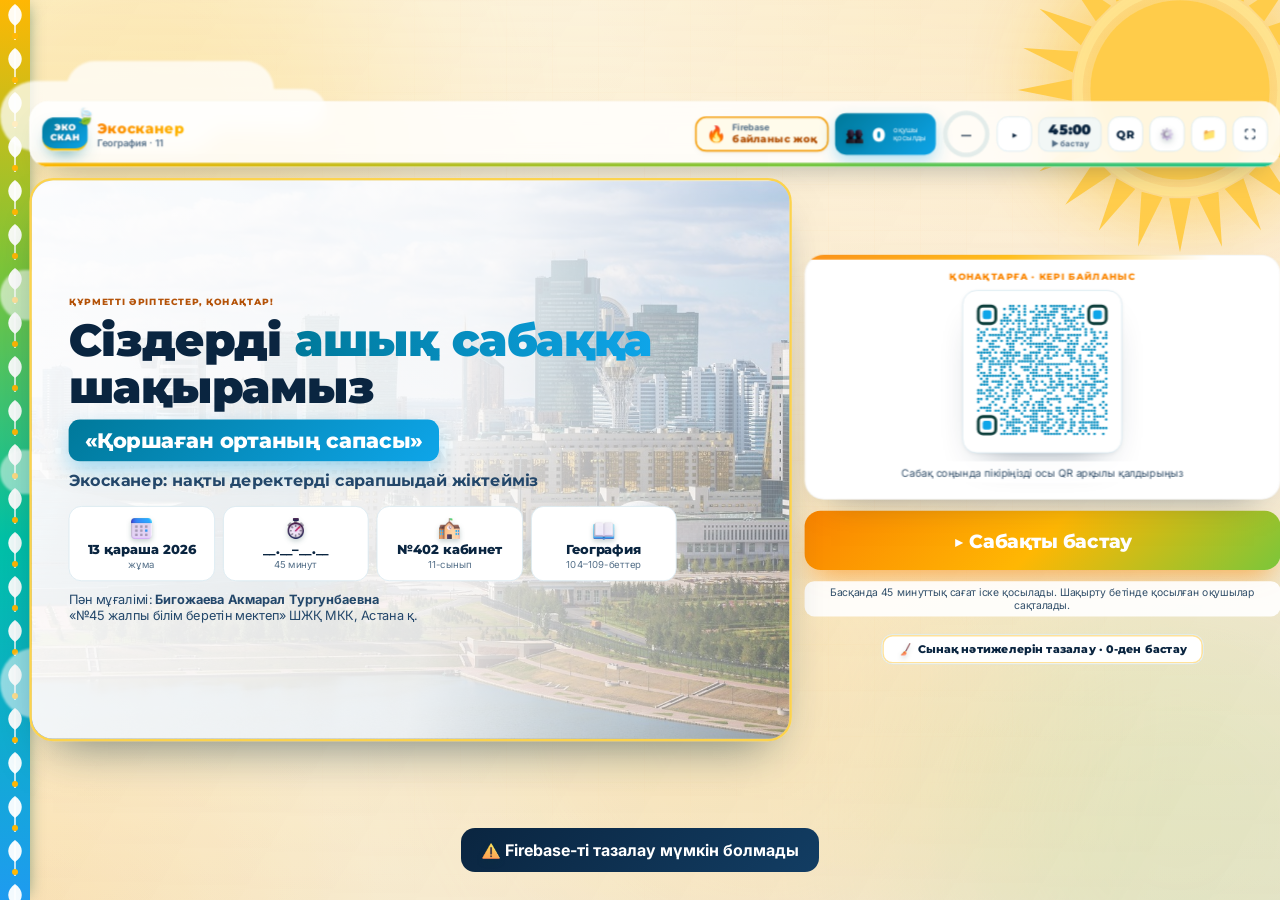
<file: index.html>
<!DOCTYPE html>
<html lang="kk">
<head>
<meta charset="utf-8">
<meta name="viewport" content="width=device-width, initial-scale=1">
<title>Экосканер · Қоршаған ортаның сапасы · География 11</title>
<meta name="description" content="География, 11-сынып, «Қоршаған ортаның сапасы». Ашық сабақ: Экосканер — нақты деректерді жіктейміз.">
<link rel="preconnect" href="https://fonts.googleapis.com"><link rel="preconnect" href="https://fonts.gstatic.com" crossorigin>
<link href="https://fonts.googleapis.com/css2?family=Montserrat:wght@600;700;800;900&family=Inter:wght@400;500;600;700;800&display=swap" rel="stylesheet">
<script type="importmap">{"imports":{"three":"./vendor/three.module.min.js"}}</script>
<link rel="stylesheet" href="vendor/geo-fonts.css">
<link rel="stylesheet" href="style.css">
<link rel="stylesheet" href="scan.css">
<link rel="stylesheet" href="astana.css">
<link rel="stylesheet" href="theme.css">
</head>
<body>
<div class="aurora" aria-hidden="true"><i></i><i></i><i></i></div>
<div class="astana-bg" aria-hidden="true"><i style="background-image:url(media/p1.jpg)"></i><i style="background-image:url(media/p3.jpg)"></i><i style="background-image:url(media/p5.jpg)"></i><i style="background-image:url(media/p2.jpg)"></i><i style="background-image:url(media/p6.jpg)"></i><i style="background-image:url(media/p4.jpg)"></i></div>
<div class="eco-deco" aria-hidden="true">
  <div class="eco-band"></div>
  <svg class="eco-sun" viewBox="-110 -110 220 220"><g class="rays"><path d="M0 -105 L7 -70 L-7 -70Z" transform="rotate(0)"/><path d="M0 -105 L7 -70 L-7 -70Z" transform="rotate(15)"/><path d="M0 -105 L7 -70 L-7 -70Z" transform="rotate(30)"/><path d="M0 -105 L7 -70 L-7 -70Z" transform="rotate(45)"/><path d="M0 -105 L7 -70 L-7 -70Z" transform="rotate(60)"/><path d="M0 -105 L7 -70 L-7 -70Z" transform="rotate(75)"/><path d="M0 -105 L7 -70 L-7 -70Z" transform="rotate(90)"/><path d="M0 -105 L7 -70 L-7 -70Z" transform="rotate(105)"/><path d="M0 -105 L7 -70 L-7 -70Z" transform="rotate(120)"/><path d="M0 -105 L7 -70 L-7 -70Z" transform="rotate(135)"/><path d="M0 -105 L7 -70 L-7 -70Z" transform="rotate(150)"/><path d="M0 -105 L7 -70 L-7 -70Z" transform="rotate(165)"/><path d="M0 -105 L7 -70 L-7 -70Z" transform="rotate(180)"/><path d="M0 -105 L7 -70 L-7 -70Z" transform="rotate(195)"/><path d="M0 -105 L7 -70 L-7 -70Z" transform="rotate(210)"/><path d="M0 -105 L7 -70 L-7 -70Z" transform="rotate(225)"/><path d="M0 -105 L7 -70 L-7 -70Z" transform="rotate(240)"/><path d="M0 -105 L7 -70 L-7 -70Z" transform="rotate(255)"/><path d="M0 -105 L7 -70 L-7 -70Z" transform="rotate(270)"/><path d="M0 -105 L7 -70 L-7 -70Z" transform="rotate(285)"/><path d="M0 -105 L7 -70 L-7 -70Z" transform="rotate(300)"/><path d="M0 -105 L7 -70 L-7 -70Z" transform="rotate(315)"/><path d="M0 -105 L7 -70 L-7 -70Z" transform="rotate(330)"/><path d="M0 -105 L7 -70 L-7 -70Z" transform="rotate(345)"/></g><circle r="58" class="disc"/><circle r="66" class="halo"/></svg>
  
  <i class="cloud c1"></i><i class="cloud c2"></i><i class="cloud c3"></i><i class="cloud c4"></i>
</div>
<div class="eco-birds" aria-hidden="true"><svg class="ebird eb1" viewBox="0 0 120 40"><path d="M2 22 Q30 -2 60 22 Q90 -2 118 22 Q92 12 60 34 Q28 12 2 22Z"/></svg><svg class="ebird eb2" viewBox="0 0 120 40"><path d="M2 22 Q30 -2 60 22 Q90 -2 118 22 Q92 12 60 34 Q28 12 2 22Z"/></svg><svg class="ebird eb3" viewBox="0 0 120 40"><path d="M2 22 Q30 -2 60 22 Q90 -2 118 22 Q92 12 60 34 Q28 12 2 22Z"/></svg><svg class="ebird eb4" viewBox="0 0 120 40"><path d="M2 22 Q30 -2 60 22 Q90 -2 118 22 Q92 12 60 34 Q28 12 2 22Z"/></svg><svg class="ebird eb5" viewBox="0 0 120 40"><path d="M2 22 Q30 -2 60 22 Q90 -2 118 22 Q92 12 60 34 Q28 12 2 22Z"/></svg><svg class="ebird eb6" viewBox="0 0 120 40"><path d="M2 22 Q30 -2 60 22 Q90 -2 118 22 Q92 12 60 34 Q28 12 2 22Z"/></svg><svg class="ebird eb7" viewBox="0 0 120 40"><path d="M2 22 Q30 -2 60 22 Q90 -2 118 22 Q92 12 60 34 Q28 12 2 22Z"/></svg></div>
<div class="eco-fx" aria-hidden="true"><span>🍃</span><span>💧</span><span>🌱</span><span>☁️</span><span>🌿</span><span>☀️</span><span>🌍</span><span>🍀</span><span>🦋</span><span>🐦</span><span>🌳</span><span>💨</span><span>🌸</span><span>🐟</span></div>

<div id="stageWrap">
  <div id="canvas">
    <header class="bar">
      <div class="case"><span class="case-no">ЭКО<br>СКАН</span><span class="case-t"><b>Экосканер</b><small>География · 11</small></span></div>
      <nav class="road" id="road"></nav>
      <div class="bar-r">
        <div class="fb-chip" id="fbChip" title="Firebase"><i>🔥</i><small>Firebase<br><b id="fbS">тексерілуде…</b></small></div>
        <div class="join-chip" id="joinChip" title="Сабаққа қосылған оқушылар"><i>👥</i><b class="join-n">—</b><small>оқушы<br>қосылды</small></div>
        <div class="ring" id="ring" title="Кезең таймері"><svg viewBox="0 0 64 64"><circle cx="32" cy="32" r="28" class="rb"/><circle cx="32" cy="32" r="28" class="rf" id="ringF"/></svg><b id="ringT">00:00</b></div>
        <button class="ib" id="play" title="Кезең таймері: бастау / тоқтату">▶</button>
        <button class="clock" id="clock" title="Сабақтың 45 минуты. Басқанда жаңа сабақ басталады (дайындық нәтижелері тазаланады)"><b id="clk">45:00</b><small id="clkS">▶ бастау</small></button>
        <button class="ib" id="qrBtn" title="QR-код">QR</button>
        <button class="ib" id="gear" title="Мұғалімге">⚙</button>
        <button class="ib" id="matBtn" title="Материалдар: ҚМЖ, презентация, парақтар, наклейкалар, постер инфографикасы" onclick="window.open('materialdar.html','_blank')">📁</button>
        <button class="ib" id="fs" title="Толық экран">⛶</button>
      </div>
    </header>
    <main id="main"></main>
    <footer class="foot">
      <button class="nav" id="prev">← Алдыңғы</button>
      <div class="foot-c"><span id="partLbl"></span><b id="stLbl"></b></div>
      <button class="nav pri" id="next">Келесі →</button>
    </footer>
  </div>
</div>

<div id="phone" hidden></div>

<div class="modal" id="qrModal" hidden><div class="mbox"><button class="x" data-close>✕</button><h3 id="qrT">Телефонмен кір</h3><div id="qrBig"></div><p class="mono" id="qrUrl"></p></div></div>
<div class="modal" id="gearModal" hidden><div class="mbox wide"><button class="x" data-close>✕</button><h3>Мұғалімнің панелі · <a href="materialdar.html" target="_blank" style="color:inherit">📁 Материалдар</a></h3><div id="gearBody"></div></div></div>
<div class="over" id="over" hidden></div>
<div class="toast" id="toast"></div>

<script src="vendor/qrcode.js"></script>
<script src="vendor/d3-array.min.js"></script>
<script src="vendor/d3-geo.min.js"></script>
<script src="vendor/topojson-client.min.js"></script>
<script src="data.js"></script>
<script src="live.js"></script>
<script src="emo.js"></script>
<script src="scenariy-data.js"></script>
<script src="app.js"></script>
<script src="shokan.js"></script>
</body>
</html>
</file>
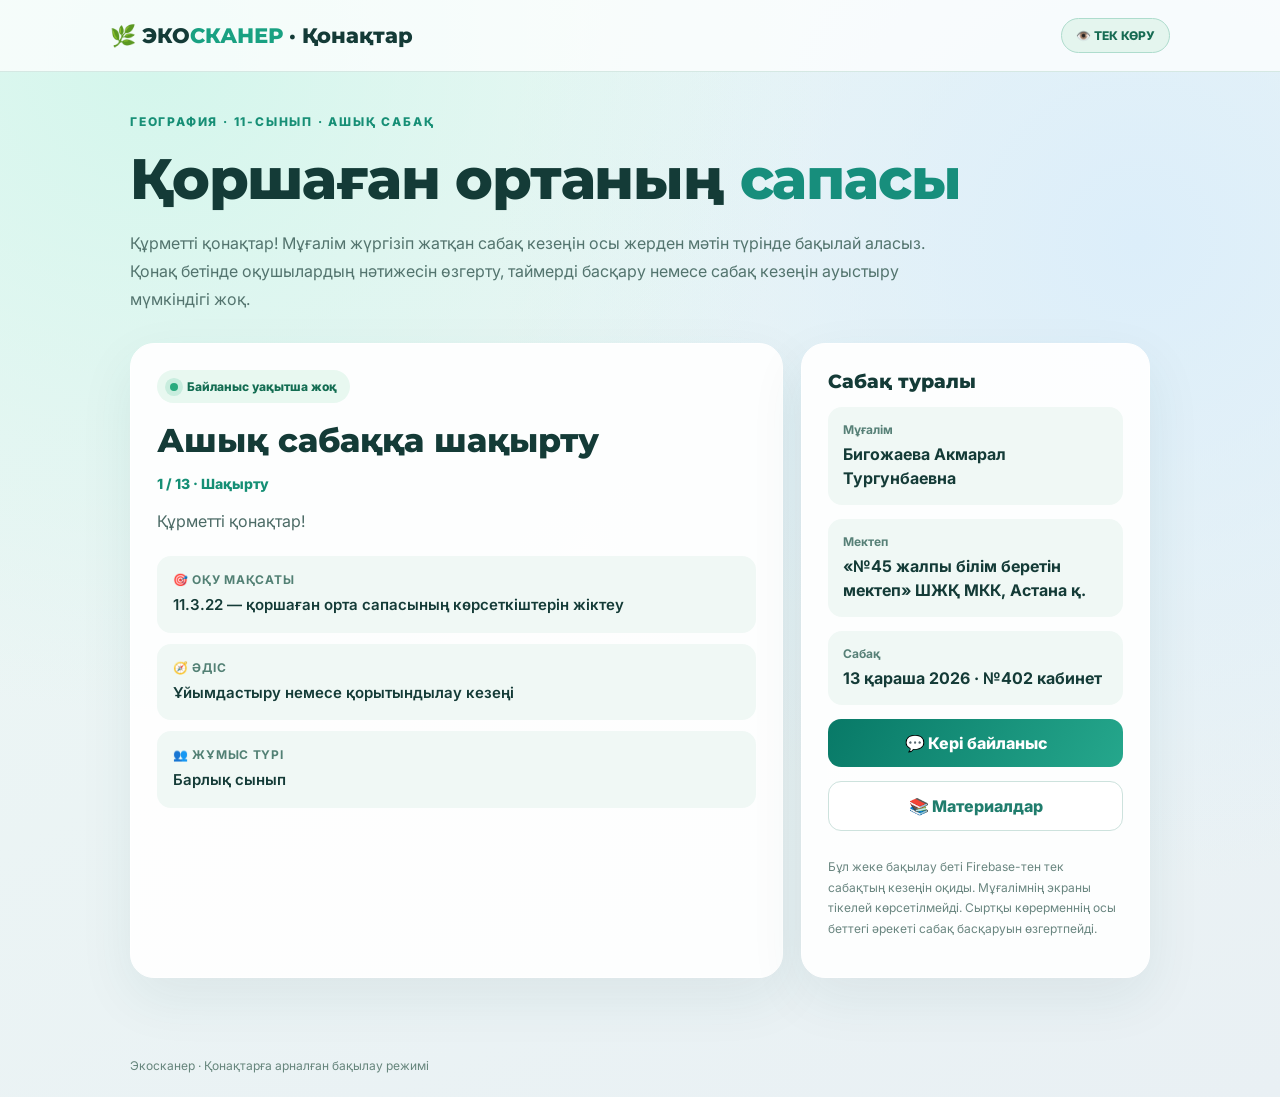
<file: koru.html>
<!DOCTYPE html>
<html lang="kk"><head><meta charset="utf-8"><meta name="viewport" content="width=device-width,initial-scale=1">
<title>Қонақтар залы · Экосканер</title>
<link href="https://fonts.googleapis.com/css2?family=Montserrat:wght@600;700;800&family=Inter:wght@400;500;600;700&display=swap" rel="stylesheet">
<style>
*{box-sizing:border-box}body{margin:0;min-height:100vh;font-family:Inter,Arial,sans-serif;color:#143b37;background:radial-gradient(circle at 12% 5%,#d4f6ec,transparent 43%),radial-gradient(circle at 89% 22%,#dceefa,transparent 45%),linear-gradient(155deg,#edf8f5,#e9f0f4)}
header{padding:18px max(18px,calc((100vw - 1060px)/2));border-bottom:1px solid #d5e8e3;display:flex;justify-content:space-between;align-items:center;gap:12px;background:#ffffffbd}
.brand{font:800 21px Montserrat,sans-serif}.brand span{color:#19a182}.badge{background:#e4f5ee;border:1px solid #aedccd;color:#166b53;border-radius:40px;padding:9px 14px;font-weight:800;font-size:12px;white-space:nowrap}
main{max-width:1060px;margin:auto;padding:42px 20px 80px}.eyebrow{font:800 12px Inter,sans-serif;letter-spacing:.15em;text-transform:uppercase;color:#178f76}
h1{font:800 clamp(30px,5vw,57px)/1.13 Montserrat,sans-serif;letter-spacing:-1.2px;margin:18px 0}h1 span{color:#178e7c}
.sub{max-width:830px;color:#53746e;line-height:1.75;font-size:16px}.grid{display:grid;grid-template-columns:minmax(0,1.5fr) minmax(260px,.8fr);gap:18px;margin-top:30px}
.panel{background:#ffffffed;border:1px solid #ffffff;box-shadow:0 20px 55px #15564d13;border-radius:24px;padding:26px}
.status{display:inline-flex;align-items:center;gap:9px;border-radius:40px;background:#e8f8f0;padding:9px 13px;font-weight:800;font-size:12px;color:#136d52}
.dot{display:inline-block;width:8px;height:8px;border-radius:50%;background:#29aa7e;box-shadow:0 0 0 5px #c8edde}
h2{font:800 clamp(23px,3vw,33px)/1.2 Montserrat,sans-serif;margin:18px 0 9px}.progress{font-size:14px;font-weight:800;color:#158f75}
.description{font-size:16px;line-height:1.7;color:#4c6b66}.facts{display:grid;gap:11px;margin-top:21px}.fact{background:#f0f8f5;border-radius:14px;padding:16px}.fact b{display:block;color:#528074;font-size:12px;text-transform:uppercase;letter-spacing:.06em;margin-bottom:7px}.fact span{font-size:15px;font-weight:600;line-height:1.5}
.side{display:grid;gap:14px}.side h3{font:800 19px Montserrat,sans-serif;margin:0}.sidebox{background:#f0f8f5;padding:15px;border-radius:14px}.sidebox b{display:block;color:#578077;font-size:12px;margin-bottom:5px}.sidebox span{font-weight:700;line-height:1.5}
a.btn{display:block;text-decoration:none;text-align:center;padding:14px 16px;background:linear-gradient(120deg,#087967,#25a78c);color:#fff;border-radius:13px;font-weight:800}a.other{background:#fff;color:#207d6d;border:1px solid #cde2dd}
.note{font-size:12px;line-height:1.7;color:#6a8680}footer{max-width:1060px;margin:auto;padding:0 20px 24px;color:#66857c;font-size:12px}
@media(max-width:720px){.grid{grid-template-columns:1fr}.panel{padding:20px}main{padding:30px 17px 50px}.brand{font-size:16px}.badge{font-size:11px;padding:8px}}
</style></head><body>
<header><div class="brand">🌿 ЭКО<span>СКАНЕР</span> · Қонақтар</div><div class="badge">👁️ ТЕК КӨРУ</div></header>
<main>
<div class="eyebrow">География · 11-сынып · Ашық сабақ</div>
<h1>Қоршаған ортаның <span>сапасы</span></h1>
<p class="sub">Құрметті қонақтар! Мұғалім жүргізіп жатқан сабақ кезеңін осы жерден мәтін түрінде бақылай аласыз. Қонақ бетінде оқушылардың нәтижесін өзгерту, таймерді басқару немесе сабақ кезеңін ауыстыру мүмкіндігі жоқ.</p>
<div class="grid"><section class="panel">
<div class="status"><span class="dot"></span><span id="status">Байланыс тексерілуде…</span></div>
<h2 id="title">Ашық сабақ</h2><p class="progress" id="progress">Кезең анықталуда</p><p class="description" id="desc">Мұғалімнің сабақ кезеңі мұнда көрінеді.</p>
<div class="facts"><div class="fact"><b>🎯 Оқу мақсаты</b><span id="goal"></span></div><div class="fact"><b>🧭 Әдіс</b><span id="method"></span></div><div class="fact"><b>👥 Жұмыс түрі</b><span id="type"></span></div></div>
</section><aside class="panel side">
<h3>Сабақ туралы</h3>
<div class="sidebox"><b>Мұғалім</b><span id="teacher"></span></div>
<div class="sidebox"><b>Мектеп</b><span id="school"></span></div>
<div class="sidebox"><b>Сабақ</b><span id="lesson"></span></div>
<a class="btn" id="feedback" href="index.html?m=g">💬 Кері байланыс</a>
<a class="btn other" href="materialdar.html">📚 Материалдар</a>
<p class="note">Бұл жеке бақылау беті Firebase-тен тек сабақтың кезеңін оқиды. Мұғалімнің экраны тікелей көрсетілмейді. Сыртқы көрерменнің осы беттегі әрекеті сабақ басқаруын өзгертпейді.</p>
</aside></div>
</main><footer>Экосканер · Қонақтарға арналған бақылау режимі</footer>
<script src="data.js"></script>
<script>
(()=>{
const q=new URLSearchParams(location.search), t=q.get('t')||'', T=t.toLowerCase().replace(/[^a-z0-9_-]/g,'').slice(0,24);
const room=DATA.live.room+(T?'-t-'+T:'');
const db=DATA.live.url.replace(/\/+$/,'');
const $=id=>document.getElementById(id);
$('teacher').textContent=DATA.lesson.teacher;$('school').textContent=DATA.lesson.school;
$('lesson').textContent=DATA.lesson.date+' · '+DATA.lesson.room;
$('goal').textContent=DATA.lesson.goal;
if(T)$('feedback').href='index.html?m=g&t='+encodeURIComponent(T)+'#feedback';
let last='';
function show(id){
const s=DATA.stages.find(s=>s.id===id)||DATA.stages[0],idx=DATA.stages.indexOf(s);
$('title').textContent=s.title;
$('progress').textContent=(idx+1)+' / '+DATA.stages.length+' · '+(DATA.parts[s.part]||s.kicker||'Сабақ');
$('desc').textContent=s.kicker||'Сабақ жалғасуда';
$('method').textContent=s.method||'Ұйымдастыру немесе қорытындылау кезеңі';
$('type').textContent=s.type||'Барлық сынып';
}
async function poll(){
if(!/^https:\/\/[\w.-]+\.(firebaseio\.com|firebasedatabase\.app)$/.test(db)){$('status').textContent='Firebase мекенжайы қосылмаған';return}
try{const ctl=new AbortController(),timer=setTimeout(()=>ctl.abort(),8000);
let r=await fetch(db+'/'+encodeURIComponent(room)+'/state.json',{signal:ctl.signal,cache:'no-store'});clearTimeout(timer);
if(!r.ok)throw Error('HTTP '+r.status);
const state=await r.json();
$('status').textContent=state?.stage?'Сабақ кезеңі автоматты жаңартылады':'Сабақтың басталуын күтеміз';
if(state?.stage&&last!==state.stage){last=state.stage;show(state.stage)}
if(!state?.stage)show('invite');
}catch(e){$('status').textContent='Байланыс уақытша жоқ'}
}
show('invite');poll();setInterval(poll,5000);
})();
</script></body></html>
</file>
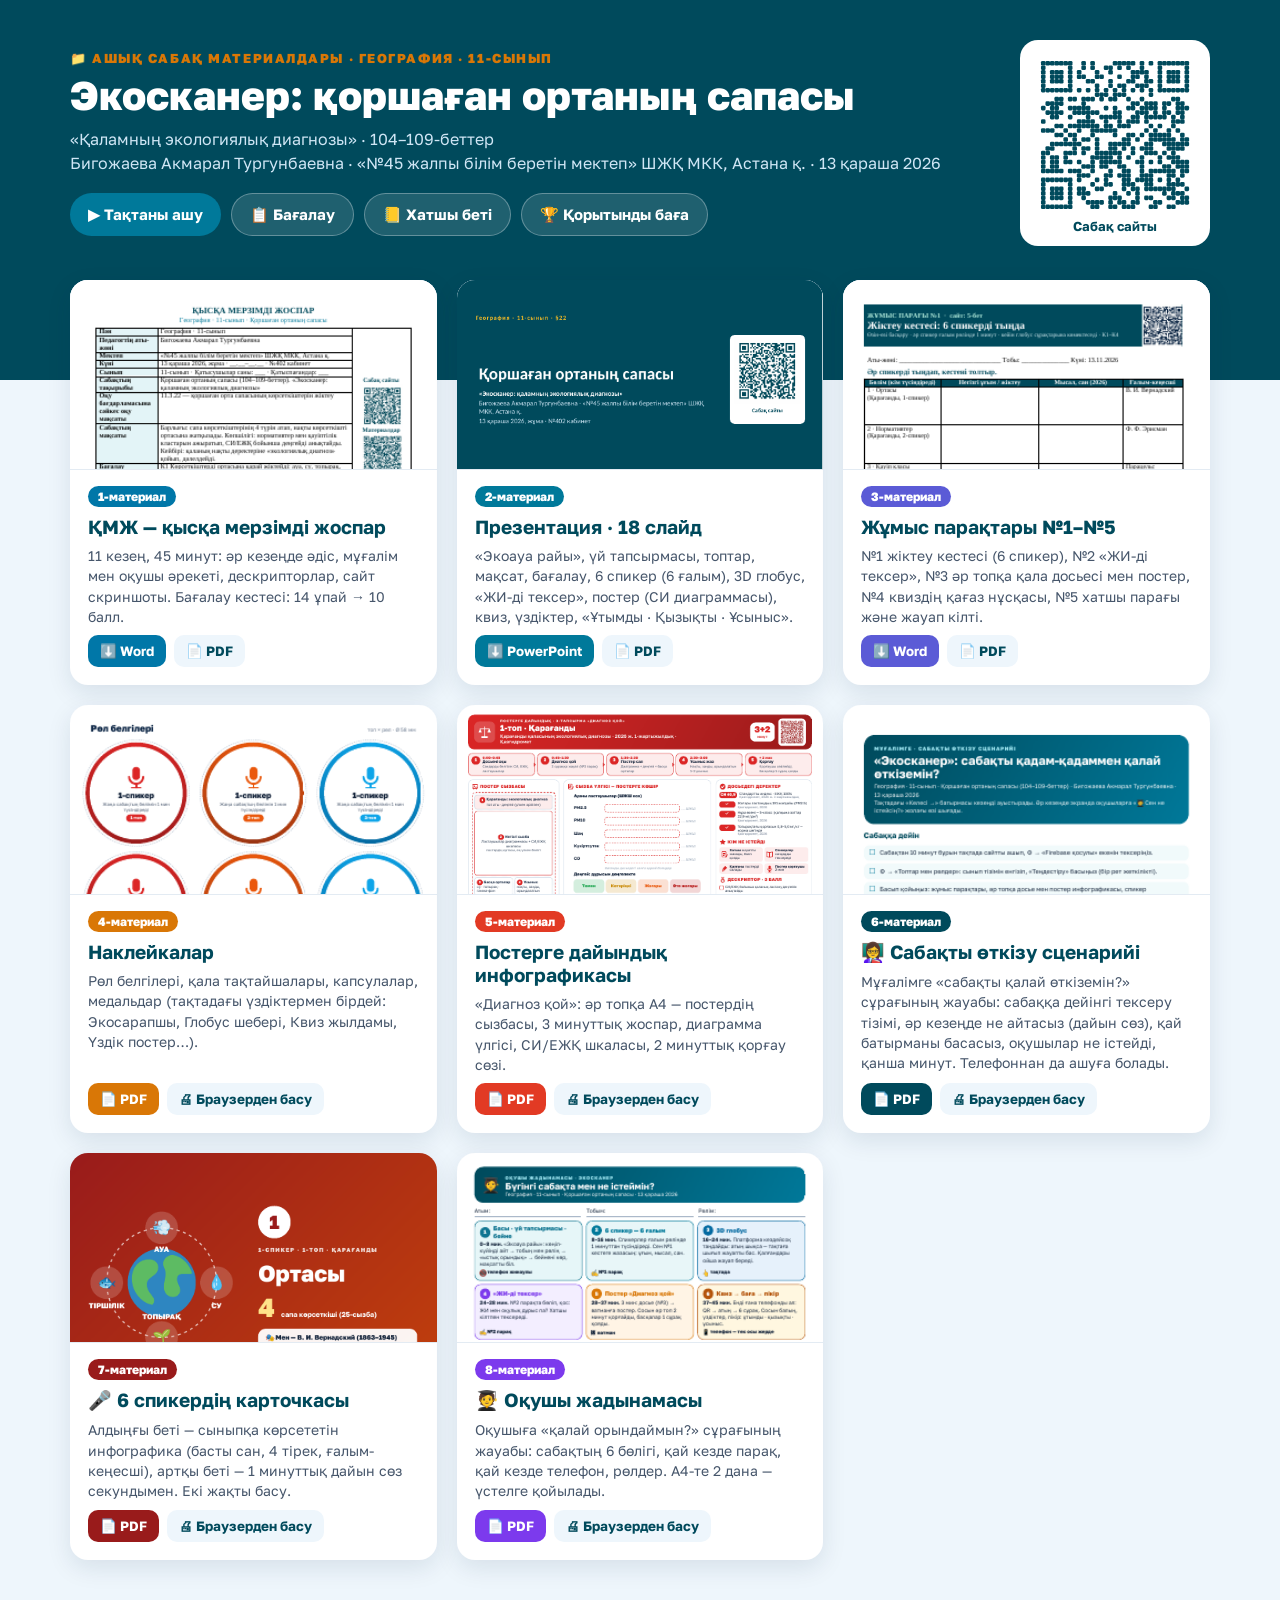
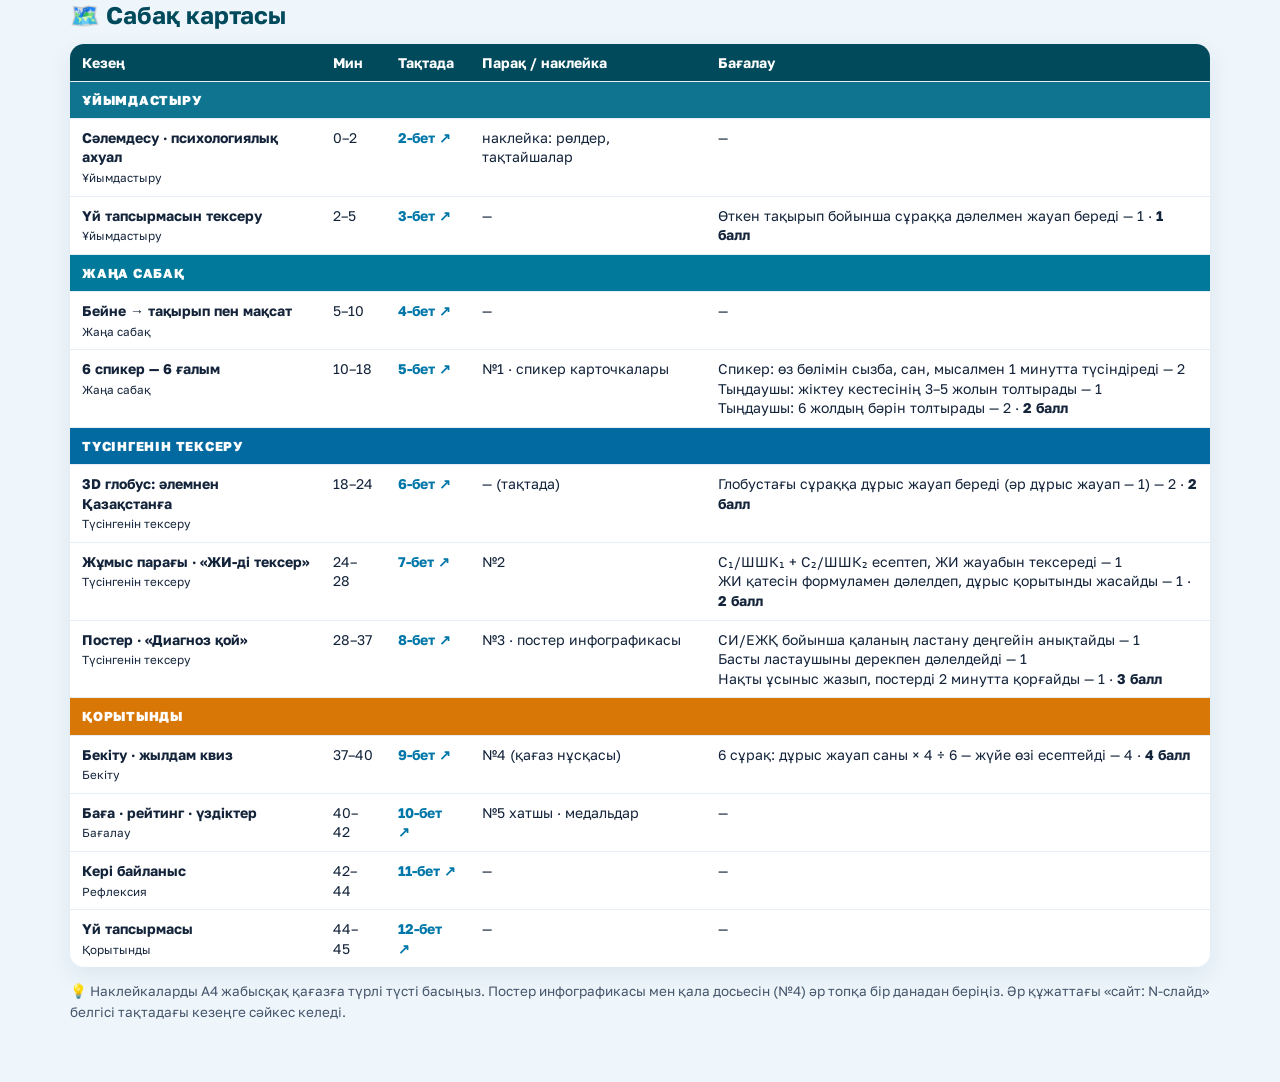
<file: materialdar.html>
<!DOCTYPE html>
<html lang="kk"><head><meta charset="utf-8"><meta name="viewport" content="width=device-width,initial-scale=1">
<title>Материалдар · Экосканер · Қоршаған ортаның сапасы</title>
<link rel="stylesheet" href="vendor/golos.css">
<script src="data.js"></script><script src="vendor/qrcode.js"></script>
<style>
*{box-sizing:border-box;margin:0;padding:0}
html{background:linear-gradient(#004A5C,#004A5C) top/100% 380px no-repeat,#eef6fc;min-height:100%}
body{font-family:'Golos Text',sans-serif;color:#13233a;max-width:1180px;margin:0 auto;padding:28px 20px 60px}
a{color:#0077A8}
.hero{display:grid;grid-template-columns:1fr 190px;gap:28px;align-items:center;color:#fff;padding:12px 0 34px}
.hero .k{color:#D97706;font-weight:800;letter-spacing:.12em;font-size:13px}
.hero h1{font-size:40px;line-height:1.08;margin:8px 0 10px;font-weight:800}
.hero p{color:#cfe6f5;font-size:16px;line-height:1.5}
.hero .acts{display:flex;gap:10px;flex-wrap:wrap;margin-top:18px}
.btn{display:inline-flex;gap:8px;align-items:center;padding:11px 18px;border-radius:999px;font-weight:700;text-decoration:none;font-size:15px}
.btn.p{background:#00799A;color:#fff}.btn.g{background:rgba(255,255,255,.12);color:#fff;border:1px solid rgba(255,255,255,.3)}
.qrbox{background:#fff;border-radius:18px;padding:12px;text-align:center;color:#004A5C;font-weight:700;font-size:13px}
.qrbox svg{width:100%;display:block}
.cards{display:grid;grid-template-columns:repeat(auto-fill,minmax(340px,1fr));gap:20px}
.card{background:#fff;border-radius:18px;box-shadow:0 8px 24px rgba(11,37,69,.10);overflow:hidden;display:flex;flex-direction:column}
.card .pv{height:190px;background:#dfeaf5 top center/cover no-repeat;border-bottom:1px solid #e3ebf3}
.card .bd{padding:16px 18px 18px;display:flex;flex-direction:column;gap:8px;flex:1}
.card .n{font-size:12px;font-weight:800;color:#fff;background:var(--c);border-radius:999px;padding:3px 10px;align-self:flex-start}
.card h3{font-size:19px;color:#004A5C}
.card p{font-size:14px;line-height:1.45;color:#46566b;flex:1}
.card .dl{display:flex;gap:8px;flex-wrap:wrap}
.card .dl a{font-size:13.5px;font-weight:700;text-decoration:none;padding:8px 12px;border-radius:10px;background:#eef6fc;color:#004A5C}
.card .dl a.m{background:var(--c);color:#fff}
h2{font-size:24px;color:#004A5C;margin:40px 0 14px}
table{width:100%;border-collapse:collapse;background:#fff;border-radius:14px;overflow:hidden;box-shadow:0 8px 24px rgba(11,37,69,.08);font-size:14px}
th{background:#004A5C;color:#fff;text-align:left;padding:10px 12px;font-weight:700}
td{padding:9px 12px;border-top:1px solid #e6edf4;vertical-align:top;line-height:1.4}
tr.ph td{background:var(--c);color:#fff;font-weight:800;font-size:13px;letter-spacing:.06em}
td a{font-weight:700;text-decoration:none}
.tip{margin-top:14px;font-size:13.5px;color:#46566b;line-height:1.5}
@media(max-width:760px){.hero{grid-template-columns:1fr}.hero h1{font-size:30px}.qrbox{max-width:200px}th:nth-child(5),td:nth-child(5){display:none}}
</style></head><body>
<section class="hero">
 <div>
  <div class="k">📁 АШЫҚ САБАҚ МАТЕРИАЛДАРЫ · ГЕОГРАФИЯ · 11-СЫНЫП</div>
  <h1>Экосканер: қоршаған ортаның сапасы</h1>
  <p>«Қаламның экологиялық диагнозы» · 104–109-беттер<br>Бигожаева Акмарал Тургунбаевна · «№45 жалпы білім беретін мектеп» ШЖҚ МКК, Астана қ. · 13 қараша 2026</p>
  <div class="acts"><a class="btn p" href="index.html">▶ Тақтаны ашу</a><a class="btn g" href="index.html#assess">📋 Бағалау</a><a class="btn g" href="index.html?m=h">📒 Хатшы беті</a><a class="btn g" href="index.html#sum">🏆 Қорытынды баға</a></div>
 </div>
 <div class="qrbox"><div id="qr"></div>Сабақ сайты</div>
</section>
<div class="cards" id="cards"></div>
<h2>🗺️ Сабақ картасы</h2>
<table id="map"></table>
<p class="tip">💡 Наклейкаларды A4 жабысқақ қағазға түрлі түсті басыңыз. Постер инфографикасы мен қала досьесін (№4) әр топқа бір данадан беріңіз. Әр құжаттағы «сайт: N-слайд» белгісі тақтадағы кезеңге сәйкес келеді.</p>
<script>
const SITE = location.href.replace(/materialdar\.html.*$/, "");
const q = qrcode(0, "H"); q.addData(SITE); q.make(); const n = q.getModuleCount(), m = 2, S = n + 2 * m; let p = "";
for (let r = 0; r < n; r++) for (let c = 0; c < n; c++) if (q.isDark(r, c)) p += `<rect x="${c + m}" y="${r + m}" width="1.02" height="1.02" rx=".3"/>`;
document.getElementById("qr").innerHTML = `<svg viewBox="0 0 ${S} ${S}"><g fill="#004A5C">${p}</g></svg>`;
const F = "materialdar/";
const M = [
 ["1", "#0077A8", "ҚМЖ — қысқа мерзімді жоспар", "11 кезең, 45 минут: әр кезеңде әдіс, мұғалім мен оқушы әрекеті, дескрипторлар, сайт скриншоты. Бағалау кестесі: 14 ұпай → 10 балл.", "1-QMZh-Qorshagan-orta-sapasy", [["docx", "⬇️ Word"], ["pdf", "📄 PDF"]]],
 ["2", "#00799A", "Презентация · 18 слайд", "«Экоауа райы», үй тапсырмасы, топтар, мақсат, бағалау, 6 спикер (6 ғалым), 3D глобус, «ЖИ-ді тексер», постер (СИ диаграммасы), квиз, үздіктер, «Ұтымды · Қызықты · Ұсыныс».", "2-Prezentaciya-Qorshagan-orta-sapasy", [["pptx", "⬇️ PowerPoint"], ["pdf", "📄 PDF"]]],
 ["3", "#5B5BD6", "Жұмыс парақтары №1–№5", "№1 жіктеу кестесі (6 спикер), №2 «ЖИ-ді тексер», №3 әр топқа қала досьесі мен постер, №4 квиздің қағаз нұсқасы, №5 хатшы парағы және жауап кілті.", "3-Zhumys-paraqtary", [["docx", "⬇️ Word"], ["pdf", "📄 PDF"]]],
 ["4", "#D97706", "Наклейкалар", "Рөл белгілері, қала тақтайшалары, капсулалар, медальдар (тақтадағы үздіктермен бірдей: Экосарапшы, Глобус шебері, Квиз жылдамы, Үздік постер…).", "4-Naklejkalar", [["pdf", "📄 PDF"]], "print/naklejka.html"],
 ["5", "#E23A24", "Постерге дайындық инфографикасы", "«Диагноз қой»: әр топқа A4 — постердің сызбасы, 3 минуттық жоспар, диаграмма үлгісі, СИ/ЕЖҚ шкаласы, 2 минуттық қорғау сөзі.", "5-Poster-infografikalar", [["pdf", "📄 PDF"]], "print/poster.html"],
 ["6", "#004A5C", "👩‍🏫 Сабақты өткізу сценарийі", "Мұғалімге «сабақты қалай өткіземін?» сұрағының жауабы: сабаққа дейінгі тексеру тізімі, әр кезеңде не айтасыз (дайын сөз), қай батырманы басасыз, оқушылар не істейді, қанша минут. Телефоннан да ашуға болады.", "6-Sabaq-scenariyi", [["pdf", "📄 PDF"]], "print/scenariy.html"],
 ["7", "#991B1B", "🎤 6 спикердің карточкасы", "Алдыңғы беті — сыныпқа көрсететін инфографика (басты сан, 4 тірек, ғалым-кеңесші), артқы беті — 1 минуттық дайын сөз секундымен. Екі жақты басу.", "7-Spiker-kartochkalary", [["pdf", "📄 PDF"]], "print/spiker.html"],
 ["8", "#7C3AED", "🧑‍🎓 Оқушы жадынамасы", "Оқушыға «қалай орындаймын?» сұрағының жауабы: сабақтың 6 бөлігі, қай кезде парақ, қай кезде телефон, рөлдер. A4-те 2 дана — үстелге қойылады.", "8-Oqushy-zhadynamasy", [["pdf", "📄 PDF"]], "print/zhadynama.html"]
];
document.getElementById("cards").innerHTML = M.map(x => `<div class="card" style="--c:${x[1]}"><div class="pv" style="background-image:url(${F}prev/${x[4]}.png)"></div><div class="bd"><span class="n">${x[0]}-материал</span><h3>${x[2]}</h3><p>${x[3]}</p><div class="dl">${x[5].map((d, i) => `<a class="${i ? "" : "m"}" href="${F}${x[4]}.${d[0]}" ${d[0] === "pdf" ? 'target="_blank"' : "download"}>${d[1]}</a>`).join("")}${x[6] ? `<a href="${x[6]}" target="_blank">🖨 Браузерден басу</a>` : ""}</div></div></div>`).join("");
const SHEET = { speak: "№1 · спикер карточкалары", globe: "— (тақтада)", t4: "№2", t3: "№3 · постер инфографикасы", t6: "№4 (қағаз нұсқасы)", sum: "№5 хатшы · медальдар", welcome: "наклейка: рөлдер, тақтайшалар", feedback: "—" };
const PN = DATA.parts, PC = ["", "#0E7490", "#00799A", "#0369A1", "#D97706"];
const AS = s => DATA.desc[s.id] ? DATA.desc[s.id].map(d => d[0] + " — " + d[1]).join("<br>") + ` · <b>${DATA.points[s.id]} балл</b>` : "—";
let h = `<tr><th>Кезең</th><th>Мин</th><th>Тақтада</th><th>Парақ / наклейка</th><th>Бағалау</th></tr>`, ph = 0, tm = 0;
DATA.stages.forEach((s, i) => { if (!s.min) return;
  if (s.part !== ph) { ph = s.part; h += `<tr class="ph" style="--c:${PC[ph]}"><td colspan="5">${PN[ph].toUpperCase()}</td></tr>`; }
  h += `<tr><td><b>${s.title}</b><br><small>${s.kicker || ""}</small></td><td>${tm}–${tm + s.min}</td><td><a href="index.html#${s.id}">${i + 1}-бет ↗</a></td><td>${SHEET[s.id] || "—"}</td><td>${AS(s)}</td></tr>`; tm += s.min; });
document.getElementById("map").innerHTML = h;
</script>
</body></html>
</file>
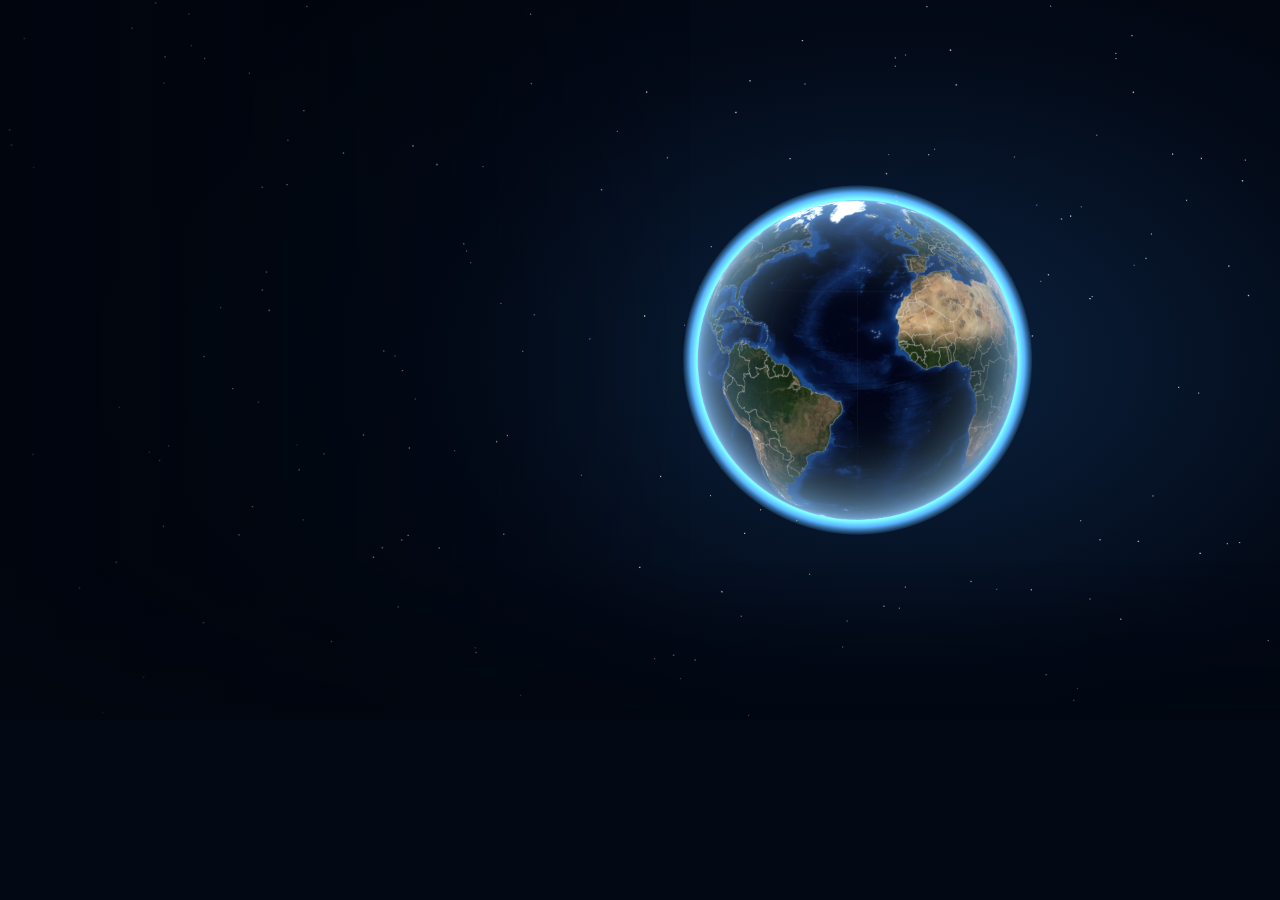
<file: tour.html>
<!DOCTYPE html>
<html lang="kk">
<head>
<meta charset="utf-8">
<meta name="viewport" content="width=device-width,initial-scale=1">
<title>Экосканер · Қоршаған ортаның сапасы · бейне</title>
<link href="vendor/geo-fonts.css" rel="stylesheet">
<style>
:root{--or:#F97316;--or2:#FDBA74;--tl:#14B8A6;--sky:#0EA5E9;--display:'Montserrat','Arial Black',Arial,sans-serif;--body:'Nunito','Segoe UI',Arial,sans-serif}
html,body{margin:0;height:100%;background:#020814;overflow:hidden}
#stage{position:absolute;left:0;top:0;width:1920px;height:1080px;transform-origin:0 0;overflow:hidden;font-family:var(--body);color:#fff;background:radial-gradient(1200px 800px at 70% 50%,#0B2340 0%,#030A18 60%,#01040B 100%)}
#g{position:absolute;inset:0}
.vig{position:absolute;inset:0;pointer-events:none;background:linear-gradient(90deg,rgba(1,6,16,.85) 0%,rgba(1,6,16,.4) 36%,rgba(1,6,16,0) 54%),linear-gradient(0deg,rgba(1,6,16,.75) 0%,rgba(1,6,16,0) 22%)}
.top{position:absolute;left:64px;right:64px;top:40px;display:flex;align-items:center;gap:18px}
.brand{display:flex;align-items:center;gap:14px;font:800 19px var(--display);letter-spacing:3px;color:#7DD3FC;text-transform:uppercase;white-space:nowrap}
.brand i{font-style:normal;display:inline-flex;align-items:center;justify-content:center;width:54px;height:54px;border-radius:16px;background:linear-gradient(135deg,#0EA5E9,#14B8A6);color:#fff;font:900 13px/1.05 var(--display);letter-spacing:1px;text-align:center}
.chips{display:flex;gap:9px;margin-left:auto}
.chip{display:flex;align-items:center;justify-content:center;width:52px;height:52px;border-radius:16px;background:rgba(255,255,255,.08);border:1px solid rgba(255,255,255,.14);font:800 22px var(--display);color:rgba(255,255,255,.5)}
.chip.on{background:linear-gradient(180deg,#FDBA74,#F97316);color:#fff;border-color:transparent;box-shadow:0 10px 24px -8px rgba(249,115,22,.8)}
.chip.done{color:#fff;background:rgba(20,184,166,.5);border-color:rgba(94,234,212,.5)}
.panel{position:absolute;left:64px;top:140px;width:760px;padding:30px 36px 28px;border-radius:30px;background:linear-gradient(180deg,rgba(14,32,52,.9),rgba(8,20,36,.84));border:1px solid rgba(255,255,255,.16);box-shadow:0 30px 60px -20px rgba(0,0,0,.7),inset 0 1px 0 rgba(255,255,255,.18)}
.eb{font:800 17px var(--display);letter-spacing:2.6px;text-transform:uppercase}
.nm{font:800 40px/1.1 var(--display);margin:8px 0 18px;text-wrap:balance}
.src{margin-top:16px;font:700 16px var(--body);color:rgba(255,255,255,.5)}
.row{display:flex;align-items:center;gap:14px;border-radius:18px;padding:13px 16px;margin-top:10px;background:rgba(255,255,255,.07);border:1px solid rgba(255,255,255,.1);font:700 21px/1.3 var(--body)}
.row b{font-family:var(--display)}
.row .ic{flex:none;width:52px;height:52px;border-radius:14px;display:flex;align-items:center;justify-content:center;font-size:30px}
.row small{display:block;font-size:17px;opacity:.75;font-weight:700}
.big{font:900 64px/1 var(--display);background:linear-gradient(180deg,#FFE0B8,#FDBA74 45%,#F97316);-webkit-background-clip:text;background-clip:text;color:transparent}
.sub{position:absolute;left:50%;bottom:44px;transform:translateX(-50%);max-width:1500px;padding:14px 30px;border-radius:20px;background:rgba(2,10,22,.75);border:1px solid rgba(255,255,255,.12);font:700 32px/1.32 var(--body);text-align:center;text-wrap:balance;box-shadow:0 10px 30px rgba(0,0,0,.4)}
.hero{position:absolute;left:96px;top:250px;width:980px}
.hero .k{font:800 20px var(--display);letter-spacing:4px;color:#7DD3FC}
.hero .t1{font:900 96px/1.02 var(--display);margin-top:14px;text-shadow:0 10px 40px rgba(0,0,0,.6)}
.hero .t1 em{font-style:normal;background:linear-gradient(180deg,#FFE0B8,#FDBA74 45%,#F97316);-webkit-background-clip:text;background-clip:text;color:transparent}
.goal{margin-top:26px;display:inline-flex;gap:14px;align-items:center;background:linear-gradient(90deg,rgba(20,184,166,.95),rgba(14,165,233,.95));border-radius:20px;padding:14px 22px;font:800 25px/1.3 var(--body)}
.flt{display:flex;gap:10px;margin-top:18px}
.flt span{background:rgba(255,255,255,.1);border:1px solid rgba(255,255,255,.2);border-radius:999px;padding:9px 16px;font:800 19px var(--body)}
.lvl{display:inline-block;border-radius:10px;padding:3px 10px;font:800 17px var(--display);color:#fff}
</style>
</head>
<body>
<div id="stage">
  <div id="g"></div><div class="vig"></div>
  <div class="top" id="top"><div class="brand"><i>ЭКО<br>СКАН</i>Экосканер · География 11</div><div class="chips" id="chips"></div></div>
  <div class="hero" id="hero"></div>
  <div class="panel" id="panel"></div>
  <div class="sub" id="sub"></div>
</div>
<script src="vendor/topojson-client.min.js"></script>
<script src="data.js"></script>
<script src="tour-data.js"></script>
<script src="tour-timing.js"></script>
<script type="importmap">{"imports":{"three":"./vendor/three.module.min.js"}}</script>
<script type="module">
import { createGlobe, dist } from './globe.js';
const T = window.TOUR_T, D = window.TOUR_D, $ = (s) => document.querySelector(s);
const fitS = () => { $('#stage').style.transform = `scale(${Math.min(innerWidth / 1920, innerHeight / 1080)})`; }; addEventListener('resize', fitS); fitS();
await Promise.all(['700 20px Montserrat', '800 20px Montserrat', '900 20px Montserrat', '700 20px Nunito', '800 20px Nunito'].map((f) => document.fonts.load(f, 'Қазақ')));
const G = await createGlobe($('#g'), { manual: true, shift: 0.17, labelMinX: 1000 });
const clamp = (x) => Math.max(0, Math.min(1, x)), ease = (t) => (t < 0.5 ? 4 * t * t * t : 1 - Math.pow(-2 * t + 2, 3) / 2), sm = (a, b, x) => clamp((x - a) / (b - a));
const DISP = [[/бензапирен/g, 'бенз(а)пирен'], [/нөл бүтін сегіз/, '0,8'], [/үш бүтін бес/, '3,5'], [/бес бүтін үш/, '5,3'], [/қырық бүтін тоғыз/, '40,9'], [/он бекет/, '10 бекет'], [/бесінші класы/, '5-класы'], [/бесінші класс/g, '5-класс'], [/үшінші кластан бесінші класқа/, '3-кластан 5-класқа'], [/бірінші класс/, '1-класс'], [/алтыншы класс/, '6-класс'], [/Бірінші класс/, 'I класс'], [/Екінші класс/, 'II класс'], [/Үшінші класс/, 'III класс'], [/Төртінші класс/, 'IV класс']];
const disp = (s) => DISP.reduce((a, [r, v]) => a.replace(r, v), s);
/* камера кадрлары: бүкіл бейне бойынша */
const KF = []; T.forEach((sc, i) => D[i].keys.forEach((k) => KF.push({ t: sc.start + (k.s ? sc.subs[k.s].a - 0.4 : 0), cam: k.cam, sc: i, spots: k.spots || [] })));
function camAt(t) {
  let k = 0; for (let j = 0; j < KF.length; j++) if (KF[j].t <= t) k = j;
  const b = KF[k], a = KF[Math.max(0, k - 1)], u = t - b.t;
  if (k === 0) { const e = ease(sm(0, 8, t)); return { lat: 8 + 14 * e, lon: -30 + 50 * e + t * 1.0, d: 70 - 24 * e }; }
  const dr = (c) => 0.25 * Math.min(1, c[2] / 40) ** 2;
  const pa = { lat: a.cam[0], lon: k === 1 ? 20 + b.t * 1.0 : a.cam[1] + Math.max(0, b.t - a.t - 3.4) * dr(a.cam), d: a.cam[2] };
  const e = ease(sm(0.1, 3.4, u)), far = Math.min(16, dist([pa.lat, pa.lon], [b.cam[0], b.cam[1]]) / 6), dl = ((b.cam[1] - pa.lon + 540) % 360) - 180;
  return { lat: pa.lat + (b.cam[0] - pa.lat) * e, lon: pa.lon + dl * e + Math.max(0, u - 3.4) * dr(b.cam), d: pa.d + (b.cam[2] - pa.d) * e + far * Math.sin(Math.PI * e) };
}
const R = (on, ic, col, html) => `<div class="row" style="opacity:${on};transform:translateX(${(1 - on) * -30}px);${on > 0.99 && col ? `border-color:${col}88` : ''}"><span class="ic" style="background:${col}33">${ic}</span><div style="flex:1">${html}</div></div>`;
function panel(i, u, sc) {
  const d = D[i], S = (k) => (sc.subs[k] ? sm(sc.subs[k].a - 0.2, sc.subs[k].a + 0.5, u) : 0);
  const H = `<div class="eb" style="color:${d.c}">${d.eb}</div><div class="nm">${d.title}</div>`;
  if (d.kind === 'ind') return H + DATA.indicators.map((x, k) => R(S(k + 2), x[0], x[2], `<b>${x[1]}</b><small>${x[3]}</small>`)).join('') + R(S(6), '🚫', '#EF4444', `<b style="text-decoration:line-through">Халық саны</b><small>сапа көрсеткіші ЕМЕС</small>`) + `<div class="src">${d.src}</div>`;
  if (d.kind === 'norm') return H + `<div class="row" style="opacity:${S(1)};background:linear-gradient(90deg,rgba(20,184,166,.35),rgba(14,165,233,.2))"><span class="big" style="font-size:52px">ШШК</span><span style="font-size:22px">= адамға зиян тигізбейтін <b>ең жоғары мөлшер</b><small>мыс.: ацетон — 0,35 мг/м³</small></span></div>` + DATA.norms.map((x, k) => R(S(k + 3), x[0], '#14B8A6', `<b>${x[1]}</b><small>${x[2]}</small>`)).join('') + `<div class="src">${d.src}</div>`;
  if (d.kind === 'haz') return H + `<div class="row" style="opacity:${S(1)};font-style:italic;font-size:23px;background:rgba(249,115,22,.16)">«Бәрі — у, бәрі — дәрі, уды <b style="color:#FDBA74">мөлшері</b> анықтайды» <small style="margin-left:auto;font-style:normal">— Парацельс</small></div>` + DATA.hazard.map((x, k) => R(S(k + 3), `<b style="font:900 26px var(--display);color:#fff">${x[0]}</b>`, x[2], `<b>${x[0]} класс — ${x[1]}</b><small>${x[3].join(' · ')}</small>`)).join('') + `<div class="src">${d.src}</div>`;
  if (d.kind === 'si') { const mx = Math.sqrt(41);
    return H + `<div style="opacity:${S(3)};display:grid;grid-template-columns:repeat(4,1fr);gap:8px">${DATA.grad.map((g) => `<div style="background:${g[3]};border-radius:14px;padding:10px 10px;text-align:center"><b style="font:800 18px var(--display)">${g[0]}</b><div style="font-size:17px;font-weight:800;margin-top:4px">СИ ${g[1]}<br>ЕЖҚ ${g[2]}</div></div>`).join('')}</div>
      <div style="opacity:${S(4)};margin-top:12px;font:800 20px var(--body);color:#FDBA74">⚖️ СИ мен ЕЖҚ-ның жоғарысы бойынша анықталады</div>
      <div style="margin-top:12px">${DATA.cities.map((c, k) => { const o = S(k + 5), g = DATA.grad[c.lv]; return `<div style="display:flex;align-items:center;gap:12px;margin-top:9px;opacity:${o}"><b style="width:150px;font:800 22px var(--display)">${c.n}</b><div style="flex:1;height:30px;background:rgba(255,255,255,.08);border-radius:10px;overflow:hidden"><i style="display:block;height:100%;width:${Math.sqrt(c.si) / mx * 100 * ease(o)}%;background:${g[3]};border-radius:10px"></i></div><b style="width:72px;text-align:right;font:900 26px var(--display)">${String(c.si).replace('.', ',')}</b><span class="lvl" style="background:${g[3]};width:140px;text-align:center">${g[0]}</span></div>`; }).join('')}</div><div class="src">${d.src}</div>`; }
  if (d.kind === 'water') return H + `<div style="opacity:${S(2)};display:grid;grid-template-columns:repeat(6,1fr);gap:6px">${DATA.water.map((w) => `<div style="background:${w[2]};border-radius:14px;padding:12px 6px;text-align:center;position:relative"><b style="font:900 34px var(--display)">${w[0]}</b><div style="font-size:15px;font-weight:800;line-height:1.15;margin-top:2px">${w[1]}</div></div>`).join('')}</div>
    ${R(S(3), '🏞️', '#B91C1C', '<b>Нұра өзені — 5-класс</b><small>өте ластанған · қалқыма заттар 22,9 мг/дм³</small>')}${R(S(4), '📉', '#C2410C', '<b>Есіл (Астана): 3-класс → 5-класс</b><small>сапасы нашарлады</small>')}<div class="src">${d.src}</div>`;
  if (d.kind === 'mon') return H + `<div style="display:flex;gap:8px;align-items:stretch">${DATA.monitor.map((m, k) => { const o = sm(sc.subs[1].a + k * 0.9, sc.subs[1].a + k * 0.9 + 0.6, u); return `<div style="flex:1;opacity:${o};background:rgba(0,121,154,.45);border:1px solid rgba(125,211,252,.35);border-radius:16px;padding:10px 8px;text-align:center"><div style="font-size:32px">${m[0]}</div><b style="font:800 15px/1.2 var(--display)">${k + 1}. ${m[1]}</b></div>`; }).join('')}</div>
    <div style="display:grid;grid-template-columns:repeat(4,1fr);gap:8px;margin-top:14px;opacity:${S(2)}">${DATA.levels.map((l, k) => { const hl = (k === 3 && S(3) > 0.5 && S(4) < 0.5) || (k === 0 && S(4) > 0.5); return `<div style="border-radius:16px;padding:12px 8px;text-align:center;background:${hl ? 'linear-gradient(180deg,#FDBA74,#F97316)' : 'rgba(255,255,255,.08)'};border:1px solid rgba(255,255,255,.15);transform:scale(${hl ? 1.06 : 1})"><div style="font-size:30px">${l[0]}</div><b style="font:800 17px var(--display)">${l[1]}</b></div>`; }).join('')}</div>
    ${R(S(4), '📍', '#00799A', '<b>Астана: ауаны 10 бекет бақылайды</b><small>жергілікті деңгей</small>')}<div class="src">${d.src}</div>`;
  if (d.kind === 'check') return H + `<div class="row" style="opacity:${S(1)};justify-content:center;background:rgba(139,92,246,.25);padding:20px"><span style="font:900 40px var(--display)">C₁/ШШК₁ + C₂/ШШК₂ ≤ 1</span></div>
    ${R(S(2), '✅', '#16A34A', '<b>0,4 + 0,5 = 0,9 ≤ 1</b><small>ауа нормаға сай</small>')}${R(S(3), '❌', '#EF4444', '<b>0,8 + 0,6 = 1,4 > 1</b><small>норма бұзылған — бір зат жеке нормада болса да!</small>')}${R(S(4), '🤖', '#8B5CF6', '<b>ЖИ айтты ма? — Тексер!</b><small>формуламен, оқулықпен, ресми дереккөзбен</small>')}<div class="src">${d.src}</div>`;
  if (d.kind === 'fin') { const Q = [['🌍', 'Қай орта?', 'ауа · су · топырақ · табиғи жүйелер'], ['📏', 'Қандай норматив?', 'ШШК · 4 түрі'], ['☣️', 'Қай қауіптілік класы?', 'I–IV'], ['🌫️', 'Ластану деңгейі?', 'СИ / ЕЖҚ'], ['💧', 'Судың класы?', '1–6'], ['📡', 'Мониторинг деңгейі?', 'жергілікті → жаһандық']];
    return H + `<div style="display:grid;grid-template-columns:1fr 1fr;gap:8px">${Q.map((q, k) => { const o = sc.subs[k] ? sm(sc.subs[k].a - 0.3, sc.subs[k].a + 0.4, u) : 1; return `<div class="row" style="margin:0;opacity:${o}"><span class="ic" style="background:rgba(249,115,22,.25)">${q[0]}</span><div><b>${k + 1}. ${q[1]}</b><small>${q[2]}</small></div></div>`; }).join('')}</div>
    <div class="goal" style="opacity:${S(6)};margin-top:18px;font-size:22px">🎯 11.3.22 — қоршаған орта сапасының көрсеткіштерін жіктеу</div>`; }
  return '';
}
const TOTAL = T.reduce((s, x) => s + x.dur, 0); let lastScene = -1, lastKF = -1;
function seek(t) {
  let i = T.findIndex((x) => t < x.start + x.dur); if (i < 0) i = T.length - 1;
  const sc = T[i], u = t - sc.start, d = sc.dur;
  const p = camAt(t); G.pose(p.lat, p.lon, p.d);
  let k = 0; for (let j = 0; j < KF.length; j++) if (KF[j].t <= t) k = j;
  if (k !== lastKF || i !== lastScene) { G.clearMarkers(); KF[k].spots.forEach((s, j) => G.marker({ id: 'm' + j, lat: s[1], lon: s[2], label: s[0], color: s[3], dx: s[4] || 0, dy: s[5] || 0, size: 1.0, t0: (KF[k].t + 2.6 + j * 0.6) * 1000, fs: 22 })); lastKF = k; lastScene = i; }
  $('#chips').innerHTML = [1, 2, 3, 4, 5, 6, 7].map((n) => `<div class="chip ${D[i].n === n ? 'on' : (D[i].n || (i === 8 ? 9 : 0)) > n ? 'done' : ''}">${n}</div>`).join('');
  $('#top').style.opacity = sm(0.5, 1.5, t);
  const hero = $('#hero'), sb = (k2) => (sc.subs[k2] ? sm(sc.subs[k2].a - 0.2, sc.subs[k2].a + 0.6, u) : 0);
  if (i === 0) { hero.innerHTML = `<div class="k">ҚОРШАҒАН ОРТАНЫ СКАНЕРЛЕЙМІЗ</div><div class="t1">Қоршаған ортаның <em>сапасы</em></div><div class="goal" style="opacity:${sb(2)}">🎯 11.3.22 — қоршаған орта сапасының көрсеткіштерін жіктеу</div><div class="flt" style="opacity:${sb(3)}"><span>🌍 ортасы</span><span>📏 нормативі</span><span>☣️ қауіп класы</span><span>🌫️ деңгейі</span></div>`; const o = sm(1, 2.4, u) * (1 - sm(d - 1.2, d - 0.2, u)); hero.style.opacity = o; hero.style.transform = `translateY(${(1 - o) * 30}px)`; } else hero.style.opacity = 0;
  const P = $('#panel');
  if (i > 0) { P.innerHTML = panel(i, u, sc); const o = sm(0.9, 1.8, u) * (1 - sm(d - 0.9, d - 0.15, u)); P.style.opacity = o; P.style.transform = `translateX(${(1 - o) * -60}px)`; } else P.style.opacity = 0;
  const s = sc.subs.find((x) => u >= x.a - 0.15 && u < x.b + 0.3); const SB = $('#sub');
  if (s) { SB.textContent = disp(s.t); SB.style.opacity = 1; } else SB.style.opacity = 0;
  G.frame(t * 1000);
}
window.TOUR = { seek, TOTAL, ready: true };
if (/[?&]play/.test(location.search)) { const t0 = performance.now(); (function lp() { const t = (performance.now() - t0) / 1000; if (t < TOTAL) { seek(t); requestAnimationFrame(lp); } })(); }
else seek(+(new URLSearchParams(location.search).get('t') || 0));
</script>
</body>
</html>
</file>
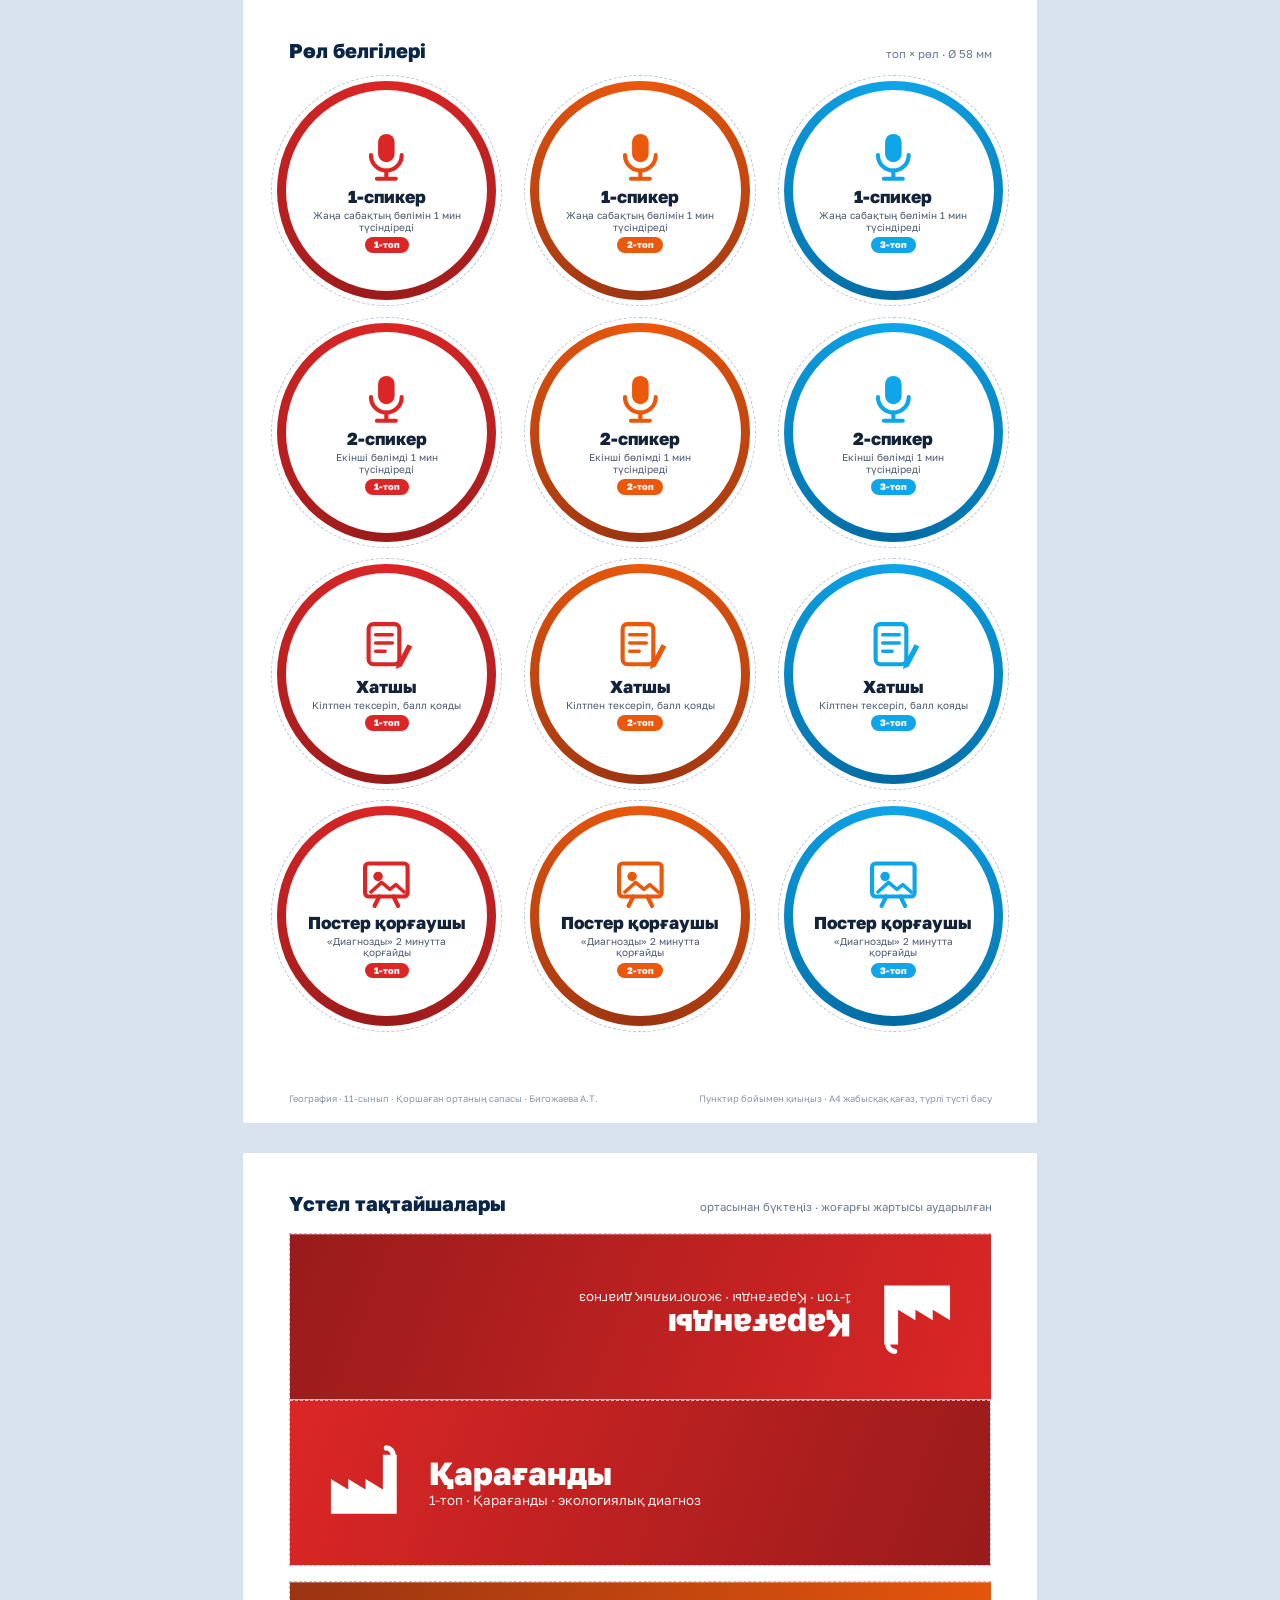
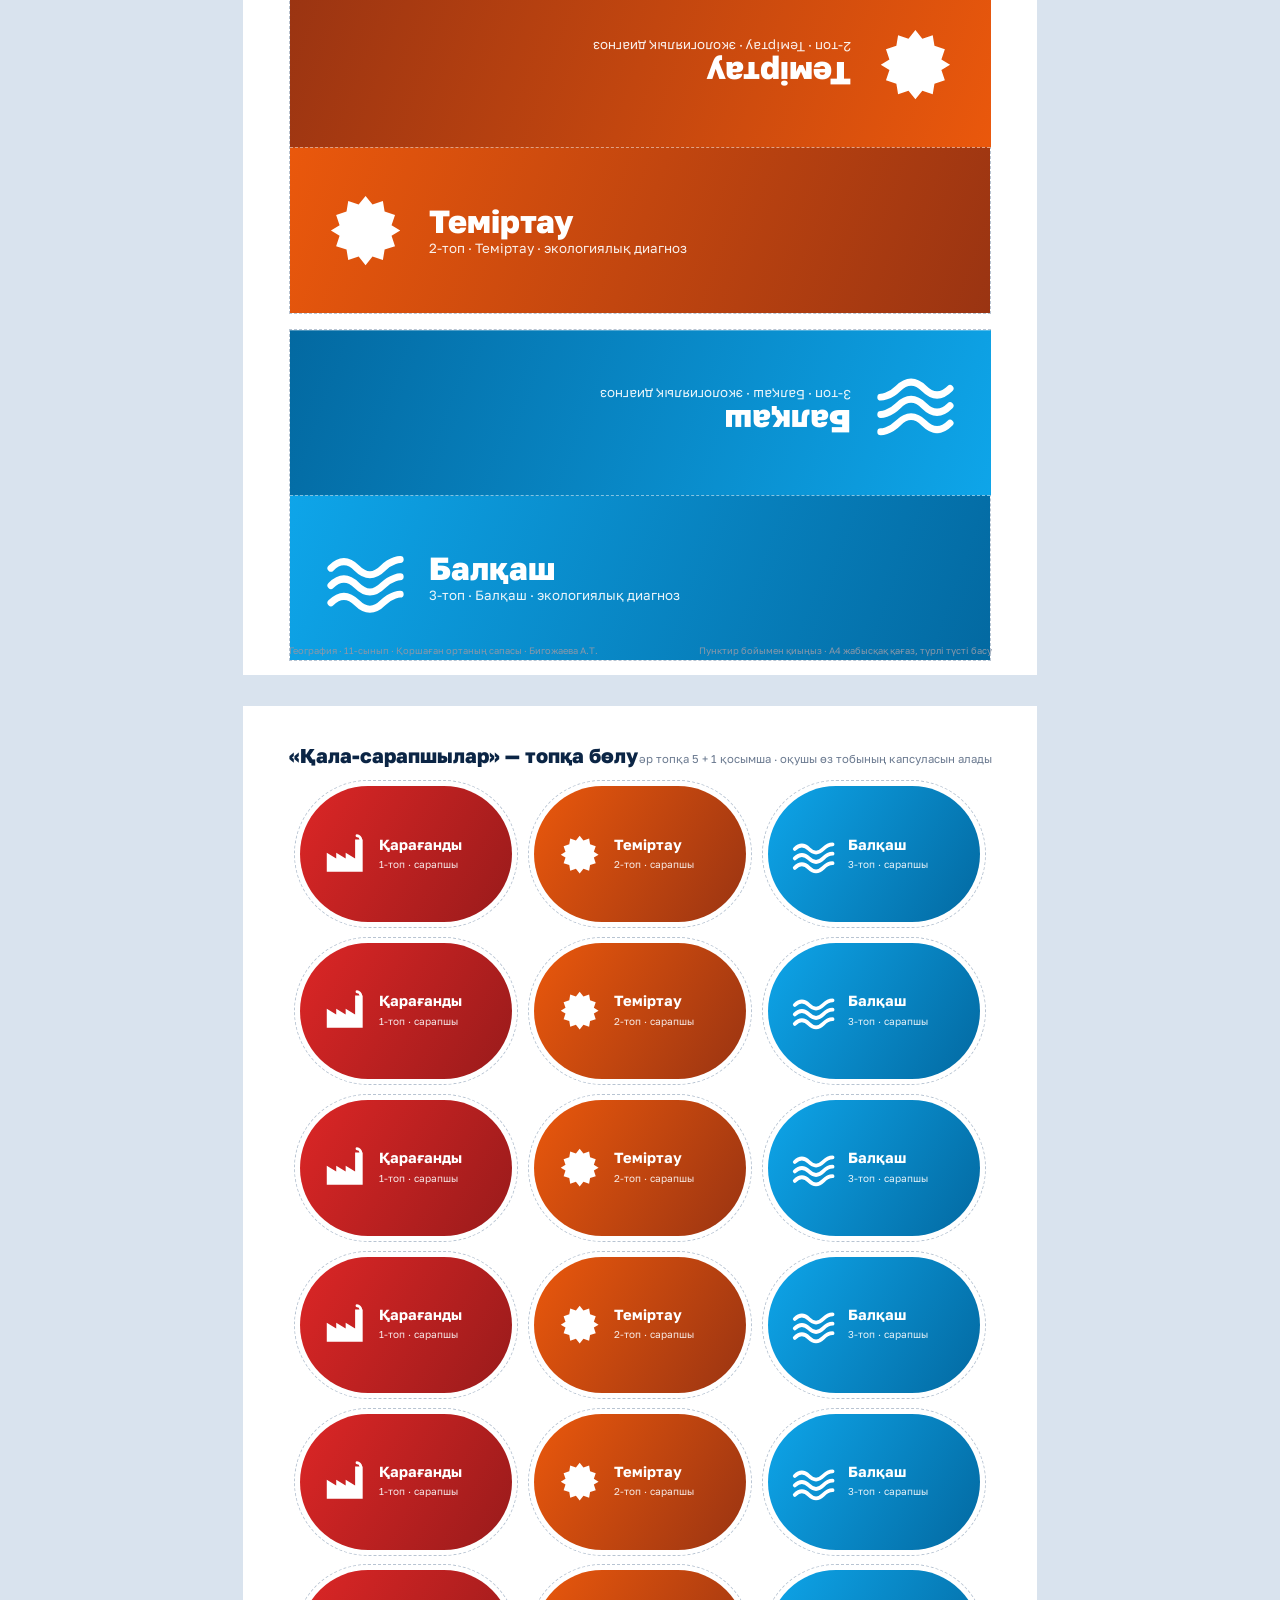
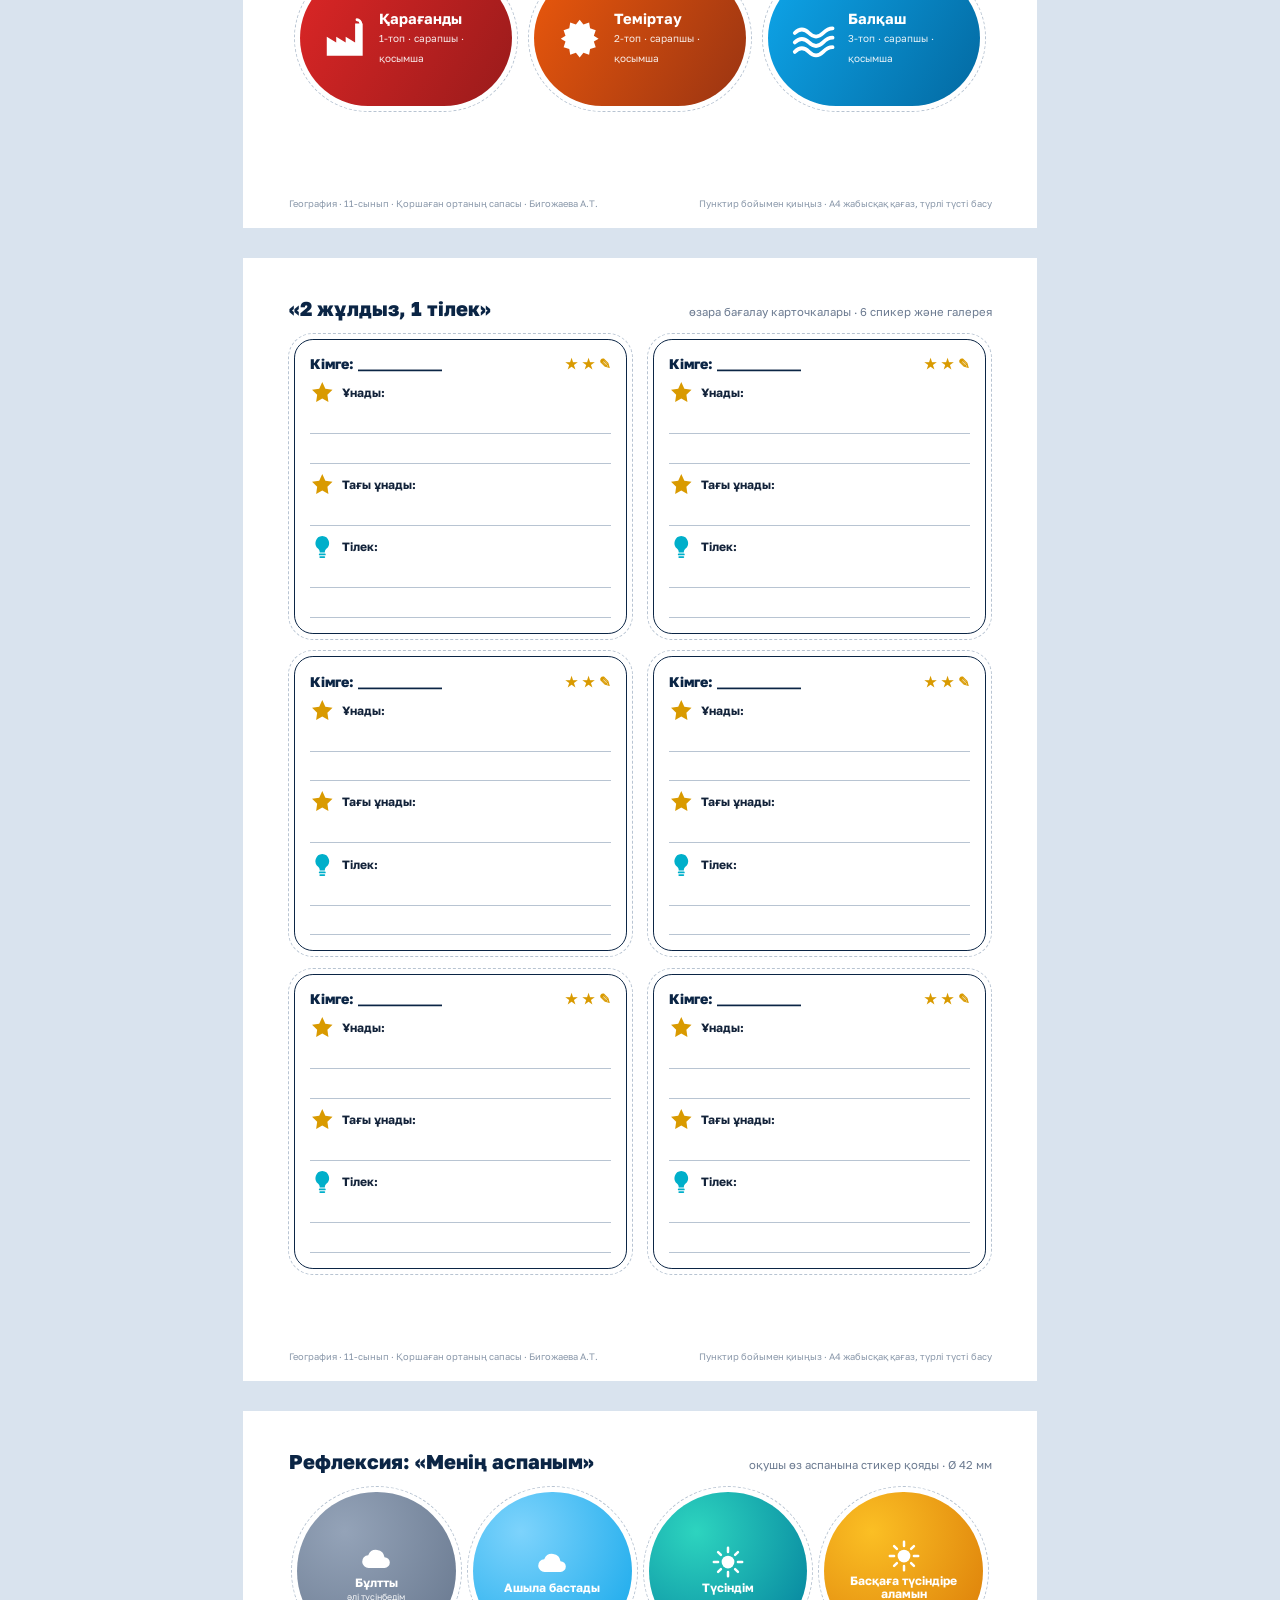
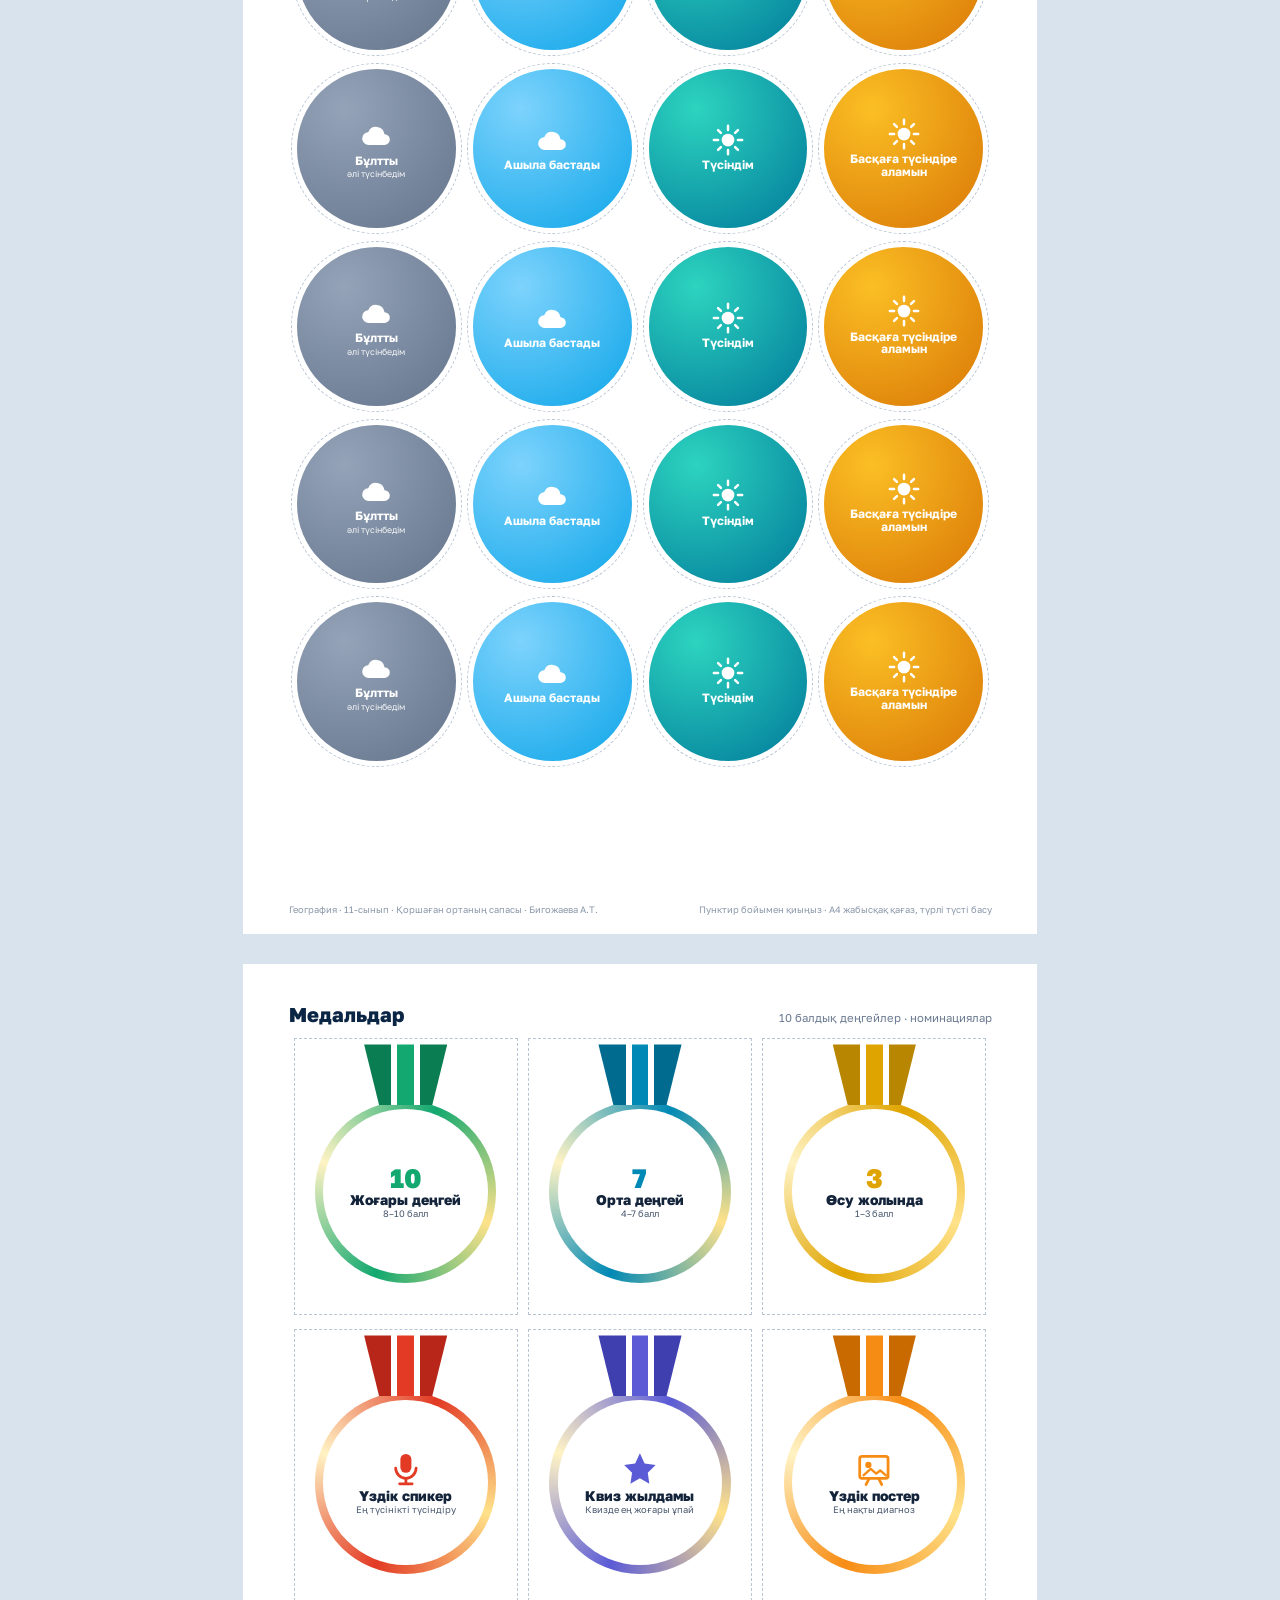
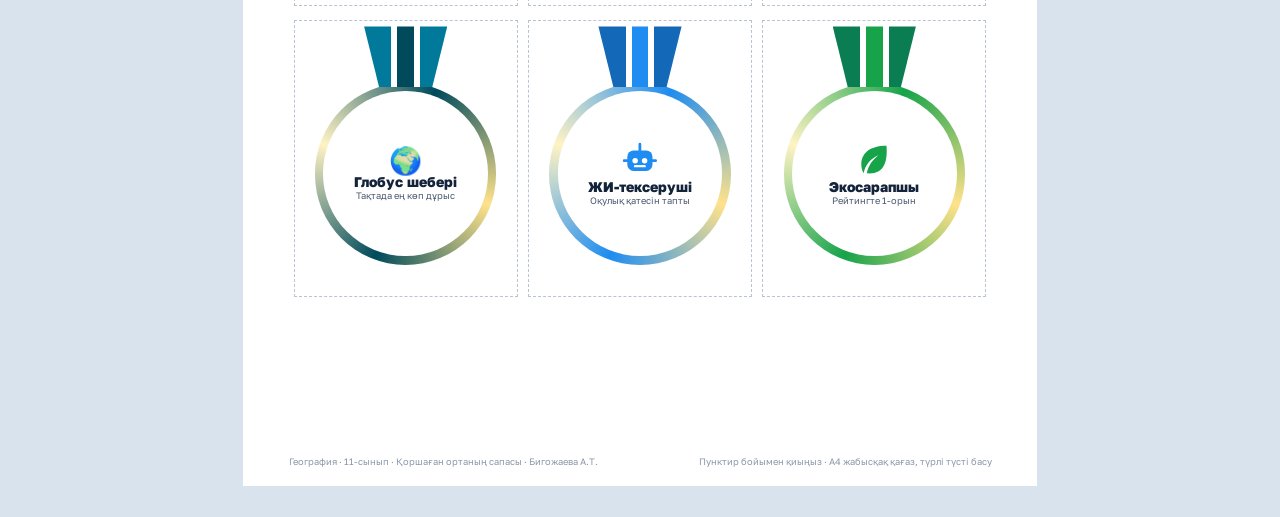
<file: print/naklejka.html>
<!DOCTYPE html>
<html lang="kk"><head><meta charset="utf-8">
<title>Наклейкалар · Экосканер</title>
<link rel="stylesheet" href="../vendor/golos.css">
<script src="../data.js"></script><script src="icons.js"></script>
<style>
@page{size:A4;margin:0}
*{box-sizing:border-box;margin:0;padding:0}
body{font-family:'Golos Text',sans-serif;color:#13233a;background:#d9e3ee;-webkit-print-color-adjust:exact;print-color-adjust:exact}
.page{width:210mm;height:297mm;background:#fff;margin:0 auto 8mm;padding:10mm 12mm 12mm;position:relative;overflow:hidden;page-break-after:always}
@media print{body{background:#fff}.page{margin:0}}
.pt{display:flex;justify-content:space-between;align-items:baseline;margin-bottom:5mm}
.pt h2{font-size:15pt;font-weight:800;color:#0B2545}.pt small{font-size:8.5pt;color:#6b7a90}
.ft{position:absolute;left:12mm;right:12mm;bottom:5mm;font-size:7pt;color:#8a98aa;display:flex;justify-content:space-between}
.grid{display:grid;gap:5mm;justify-content:center}
.cut{outline:.3mm dashed #b8c4d2;outline-offset:1.5mm}
/* role badges */
.rb{width:58mm;height:58mm;border-radius:50%;background:conic-gradient(var(--g),var(--g2),var(--g));padding:2.4mm;display:grid}
.rb>div{border-radius:50%;background:#fff;display:flex;flex-direction:column;align-items:center;justify-content:center;text-align:center;gap:1mm}
.rb svg{width:15mm;height:15mm}
.rb b{font-size:13pt;font-weight:800;line-height:1.05}
.rb small{font-size:7.5pt;color:#4b5a70;max-width:40mm;line-height:1.15}
.rb .tg{font-size:7pt;font-weight:800;color:#fff;background:var(--g);border-radius:9mm;padding:.6mm 2.4mm}
/* tent */
.tent{width:186mm;height:88mm;border:.3mm dashed #b8c4d2;display:grid;grid-template-rows:1fr 1fr;margin-bottom:4mm}
.half{display:flex;align-items:center;gap:6mm;padding:0 9mm;background:linear-gradient(110deg,var(--g),var(--g2));color:#fff}
.half.top{transform:rotate(180deg)}
.half+.half{border-top:.4mm dashed rgba(255,255,255,.7)}
.half svg{width:22mm;height:22mm;flex:none}
.half b{font-size:24pt;font-weight:800;display:block;line-height:1}.half small{font-size:10pt;opacity:.92}
/* capsules */
.cap{width:56mm;height:36mm;border-radius:18mm;background:linear-gradient(120deg,var(--g),var(--g2));color:#fff;display:flex;align-items:center;gap:3mm;padding:0 6mm}
.cap svg{width:12mm;height:12mm;flex:none}.cap b{font-size:11pt;line-height:1.05;display:block}.cap small{font-size:7.5pt;opacity:.9}
/* stars */
.sw{width:88mm;height:78mm;border-radius:5mm;border:.5mm solid #0B2545;padding:4mm;display:flex;flex-direction:column;gap:2.2mm}
.sw .r{display:flex;gap:2mm;align-items:center;font-size:9pt;font-weight:700}
.sw .r svg{width:6.5mm;height:6.5mm;flex:none}
.sw .l{border-bottom:.3mm solid #b8c4d2;height:6mm}
.sw .h{font-size:10.5pt;font-weight:800;color:#0B2545;display:flex;justify-content:space-between}
/* reflection */
.rf{width:42mm;height:42mm;border-radius:50%;display:flex;flex-direction:column;align-items:center;justify-content:center;text-align:center;color:#fff;background:radial-gradient(circle at 30% 25%,var(--g2),var(--g));gap:.6mm}
.rf b{font-size:9pt;line-height:1.05;max-width:32mm}.rf small{font-size:6.6pt;opacity:.92;max-width:30mm;line-height:1.1}
.rf svg{width:9mm;height:9mm}
/* medals */
.md{width:56mm;height:70mm;display:flex;flex-direction:column;align-items:center;text-align:center}
.md .ri{width:22mm;height:16mm;background:linear-gradient(90deg,var(--g2) 0 33%,#fff 33% 40%,var(--g) 40% 60%,#fff 60% 67%,var(--g2) 67%);clip-path:polygon(0 0,100% 0,82% 100%,18% 100%)}
.md .cn{width:48mm;height:48mm;border-radius:50%;margin-top:-1mm;background:conic-gradient(from 20deg,var(--g),#ffe28a,var(--g),#fff3c4,var(--g));padding:2.2mm;display:grid}
.md .cn>div{border-radius:50%;background:#fff;display:flex;flex-direction:column;align-items:center;justify-content:center;gap:.4mm}
.md .cn svg{width:10mm;height:10mm}
.md b{font-size:10.5pt;line-height:1.05;font-weight:800;max-width:36mm}.md small{font-size:7pt;color:#4b5a70;max-width:36mm;line-height:1.1}
.md .big{font-size:20pt;font-weight:800;color:var(--g);line-height:1}
</style></head><body>
<script>
const I = window.ICONS;
const GR = {g1:["#DC2626","#991B1B","factory"],g2:["#EA580C","#9A3412","gear"],g3:["#0EA5E9","#0369A1","wave"]};
const GL = ["g1","g2","g3"].map(id => ({id, name: DATA.groups[id].n, title: DATA.groups[id].city + " · экологиялық диагноз"}));
const FOOT = `<div class="ft"><span>География · 11-сынып · Қоршаған ортаның сапасы · Бигожаева А.Т.</span><span>Пунктир бойымен қиыңыз · A4 жабысқақ қағаз, түрлі түсті басу</span></div>`;
const roles = [["mic","1-спикер","Жаңа сабақтың бөлімін 1 мин түсіндіреді"],["mic","2-спикер","Екінші бөлімді 1 мин түсіндіреді"],["pen","Хатшы","Кілтпен тексеріп, балл қояды"],["poster","Постер қорғаушы","«Диагнозды» 2 минутта қорғайды"]];
let h = "";
// 1 roles
h += `<section class="page"><div class="pt"><h2>Рөл белгілері</h2><small>топ × рөл · Ø 58 мм</small></div><div class="grid" style="grid-template-columns:repeat(3,58mm);gap:6mm 9mm">`;
roles.forEach(r => GL.forEach(g => { const [c, c2] = GR[g.id];
  h += `<div class="rb cut" style="--g:${c};--g2:${c2}"><div>${I[r[0]](c)}<b>${r[1]}</b><small>${r[2]}</small><span class="tg">${g.name.split("·")[0].trim()}</span></div></div>`; }));
h += `</div>${FOOT}</section>`;
// 2 tents
h += `<section class="page"><div class="pt"><h2>Үстел тақтайшалары</h2><small>ортасынан бүктеңіз · жоғарғы жартысы аударылған</small></div>`;
GL.forEach(g => { const [c, c2, ic] = GR[g.id]; const half = cls => `<div class="half ${cls}">${I[ic]("#fff")}<div><b>${g.name.split("·")[1].trim()}</b><small>${g.name.split("·")[0].trim()} · ${g.title}</small></div></div>`;
  h += `<div class="tent" style="--g:${c};--g2:${c2}">${half("top")}${half("")}</div>`; });
h += `${FOOT}</section>`;
// 3 capsules
h += `<section class="page"><div class="pt"><h2>«Қала-сарапшылар» — топқа бөлу</h2><small>әр топқа 5 + 1 қосымша · оқушы өз тобының капсуласын алады</small></div><div class="grid" style="grid-template-columns:repeat(3,56mm);gap:5.5mm 6mm">`;
for (let k = 0; k < 6; k++) GL.forEach(g => { const [c, c2, ic] = GR[g.id]; const st = {name: DATA.groups[g.id].city};
  h += `<div class="cap cut" style="--g:${c};--g2:${c2}">${I[ic]("#fff")}<div><b>${st.name}</b><small>${g.name.split("·")[0].trim()} · сарапшы${k === 5 ? " · қосымша" : ""}</small></div></div>`; });
h += `</div>${FOOT}</section>`;
// 4 stars
h += `<section class="page"><div class="pt"><h2>«2 жұлдыз, 1 тілек»</h2><small>өзара бағалау карточкалары · 6 спикер және галерея</small></div><div class="grid" style="grid-template-columns:repeat(2,88mm);gap:6mm 7mm">`;
for (let k = 0; k < 6; k++) h += `<div class="sw cut"><div class="h"><span>Кімге: ____________</span><span style="color:#D99A00">★ ★ ✎</span></div>
 <div class="r">${I.star("#D99A00")}Ұнады:</div><div class="l"></div><div class="l"></div>
 <div class="r">${I.star("#D99A00")}Тағы ұнады:</div><div class="l"></div>
 <div class="r">${I.bulb("#00AFCA")}Тілек:</div><div class="l"></div><div class="l"></div></div>`;
h += `</div>${FOOT}</section>`;
// 5 reflection
const RC = [["#64748B","#94A3B8","cloud"],["#0EA5E9","#7DD3FC","cloud"],["#00799A","#2DD4BF","sun"],["#D97706","#FBBF24","sun"]];
h += `<section class="page"><div class="pt"><h2>Рефлексия: «Менің аспаным»</h2><small>оқушы өз аспанына стикер қояды · Ø 42 мм</small></div><div class="grid" style="grid-template-columns:repeat(4,42mm);gap:5mm 4.5mm">`;
for (let k = 0; k < 5; k++) DATA.selfCheck.map(x => { const p = x[1].split(" — "); return { t: p[0], s: p[1] || "" }; }).forEach((r, i) => { const [c, c2, ic] = RC[i];
  h += `<div class="rf cut" style="--g:${c};--g2:${c2}">${I[ic]("#fff")}<b>${r.t}</b><small>${r.s}</small></div>`; });
h += `</div>${FOOT}</section>`;
// 6 medals
const meds = [["#12a86f","#0b7d52","10","Жоғары деңгей","8–10 балл"],["#0089B5","#006b8f","7","Орта деңгей","4–7 балл"],["#E0A400","#b88600","3","Өсу жолында","1–3 балл"],
  ["#e23a24","#b8261a","mic","Үздік спикер","Ең түсінікті түсіндіру"],["#5b5bd6","#3f3fb0","star","Квиз жылдамы","Квизде ең жоғары ұпай"],["#f78c14","#c96a00","poster","Үздік постер","Ең нақты диагноз"],
  ["#004A5C","#00799A","🌍","Глобус шебері","Тақтада ең көп дұрыс"],["#1e8cf0","#1468b8","ai","ЖИ-тексеруші","Оқулық қатесін тапты"],["#16A34A","#0b7d52","leaf","Экосарапшы","Рейтингте 1-орын"]];
h += `<section class="page"><div class="pt"><h2>Медальдар</h2><small>10 балдық деңгейлер · номинациялар</small></div><div class="grid" style="grid-template-columns:repeat(3,56mm);gap:7mm 6mm">`;
meds.forEach(m => { const inner = I[m[2]] ? I[m[2]](m[0]) : `<div class="big">${m[2]}</div>`;
  h += `<div class="md cut" style="--g:${m[0]};--g2:${m[1]}"><div class="ri"></div><div class="cn"><div>${inner}<b>${m[3]}</b><small>${m[4]}</small></div></div></div>`; });
h += `</div>${FOOT}</section>`;
document.body.insertAdjacentHTML("beforeend", h);
</script>
</body></html>
</file>
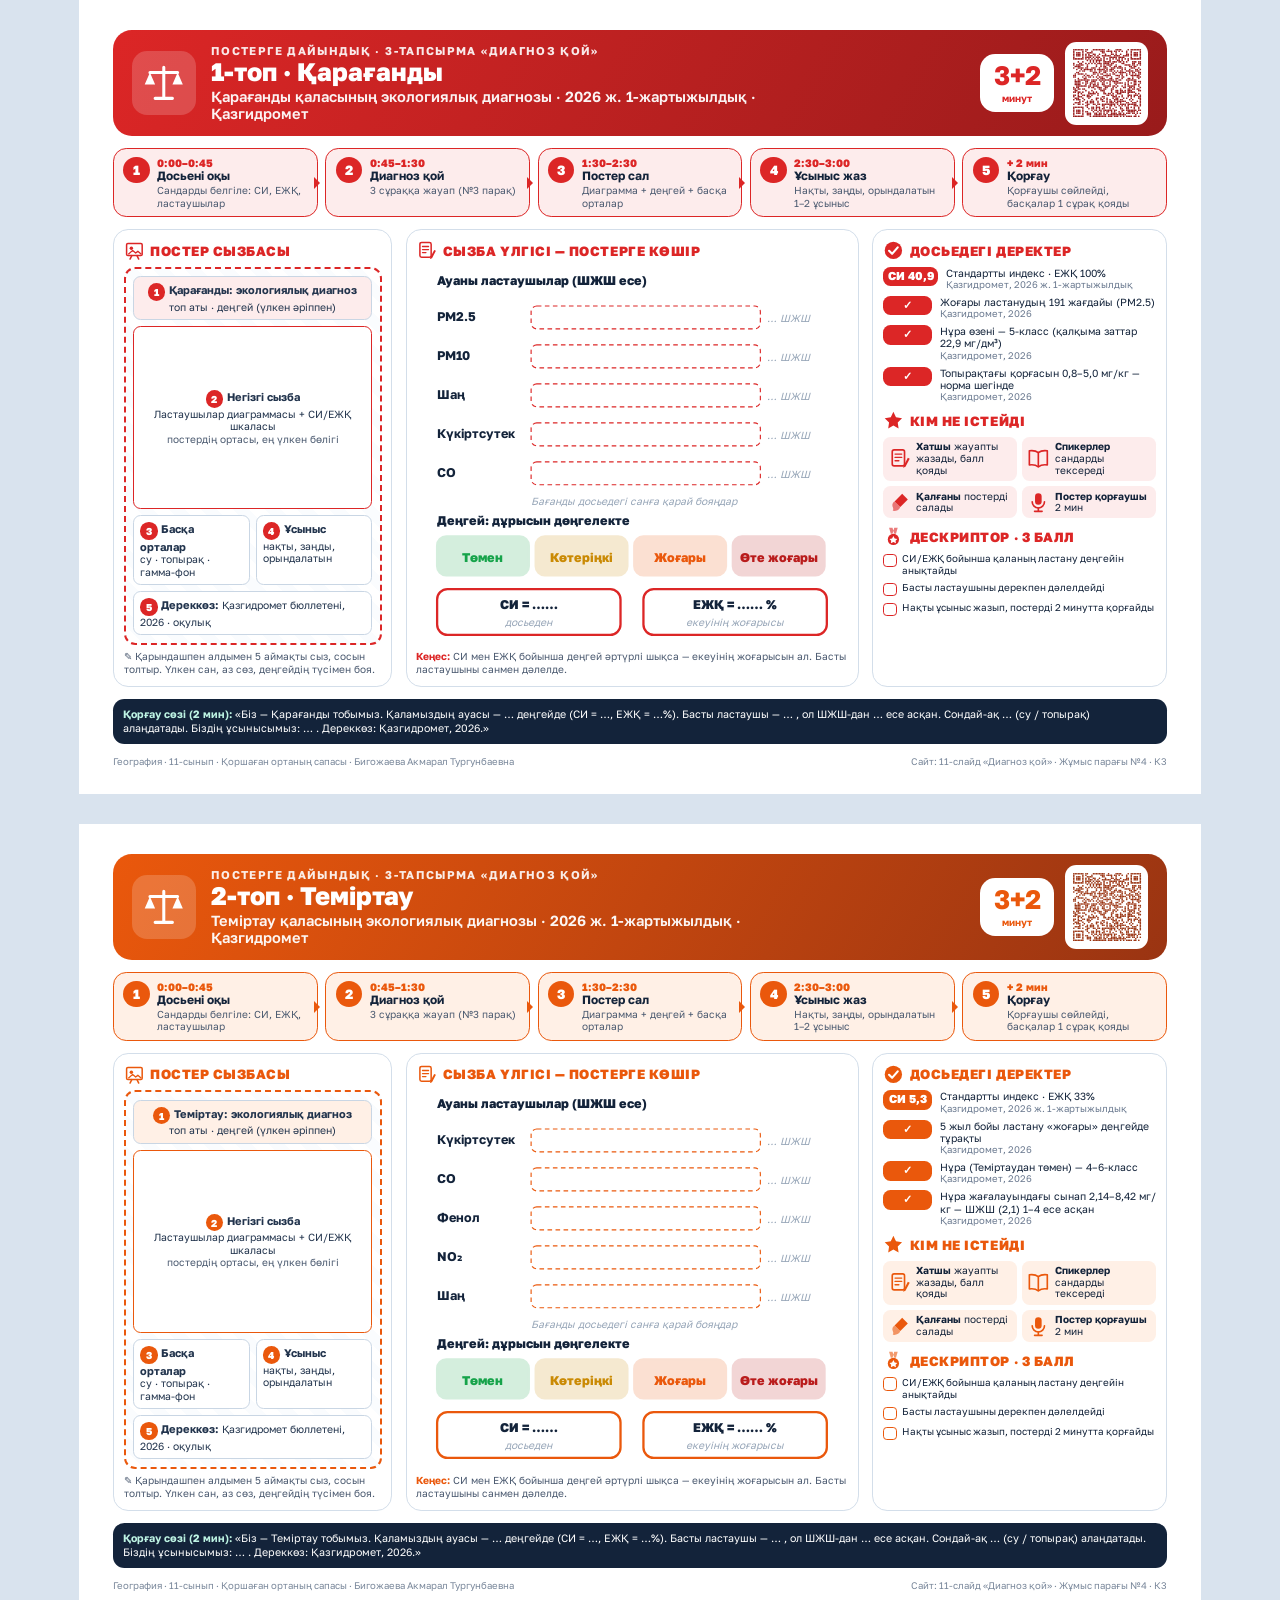
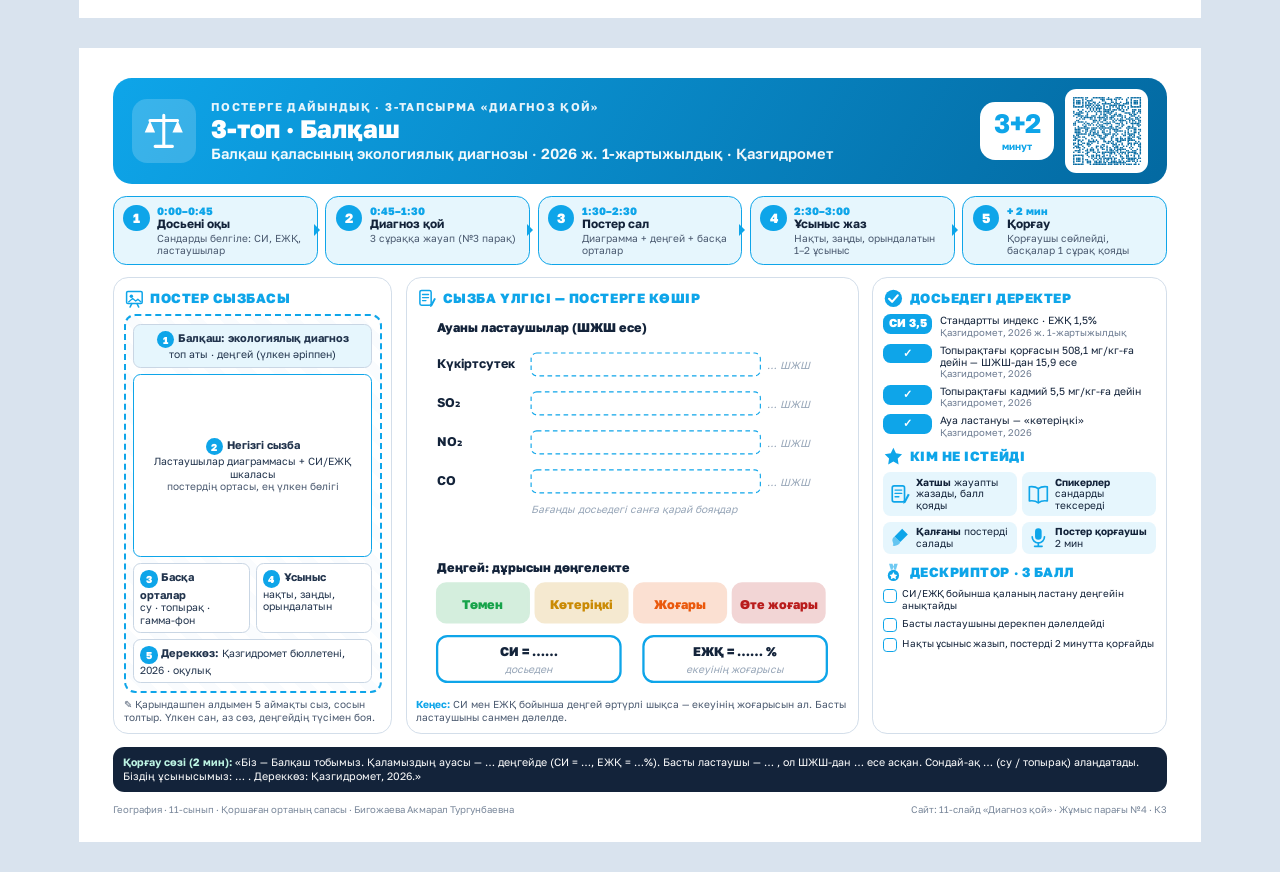
<file: print/poster.html>
<!DOCTYPE html>
<html lang="kk"><head><meta charset="utf-8">
<title>Постерге дайындық инфографикасы · Экосканер</title>
<link rel="stylesheet" href="../vendor/golos.css">
<script src="../data.js"></script><script src="../vendor/qrcode.js"></script><script src="icons.js"></script>
<style>
@page{size:A4 landscape;margin:0}
*{box-sizing:border-box;margin:0;padding:0}
body{font-family:'Golos Text',sans-serif;color:#13233a;background:#d9e3ee;-webkit-print-color-adjust:exact;print-color-adjust:exact}
.page{width:297mm;height:210mm;background:#fff;margin:0 auto 8mm;padding:8mm 9mm 7mm;position:relative;overflow:hidden;page-break-after:always;display:flex;flex-direction:column;gap:3.2mm}
@media print{body{background:#fff}.page{margin:0}}
.hd{border-radius:5mm;padding:3mm 5mm;color:#fff;display:flex;gap:4mm;align-items:center;background:linear-gradient(120deg,var(--g),var(--g2))}
.hd .ic{width:17mm;height:17mm;background:rgba(255,255,255,.18);border-radius:4mm;display:grid;place-items:center;flex:none}
.hd .ic svg{width:11mm;height:11mm}
.hd .k{font-size:8.5pt;font-weight:700;letter-spacing:.12em;opacity:.9}
.hd h1{font-size:19pt;font-weight:800;line-height:1.05;margin:.6mm 0}
.hd .q{font-size:11pt;font-weight:600;opacity:.95;max-width:165mm}
.hd .rt{margin-left:auto;display:flex;gap:3mm;align-items:center}
.badge{background:#fff;color:var(--g);border-radius:4mm;padding:2mm 3.5mm;text-align:center;font-weight:800;line-height:1}
.badge b{display:block;font-size:20pt}.badge small{font-size:7.5pt;font-weight:700}
.qr{background:#fff;border-radius:3mm;padding:1.2mm;width:22mm;height:22mm}.qr svg{width:100%;height:100%;display:block}
.steps{display:grid;grid-template-columns:repeat(5,1fr);gap:2mm}
.st{border-radius:3.5mm;padding:2mm 2.5mm;background:var(--soft);border:.4mm solid var(--g);position:relative;display:flex;gap:2mm;align-items:flex-start}
.st .n{flex:none;width:7mm;height:7mm;border-radius:50%;background:var(--g);color:#fff;font-weight:800;display:grid;place-items:center;font-size:10pt}
.st .tm{font-size:8pt;font-weight:800;color:var(--g)}
.st b{display:block;font-size:9pt;line-height:1.15}
.st small{font-size:7.6pt;color:#4b5a70;line-height:1.2;display:block;margin-top:.5mm}
.st:not(:last-child)::after{content:"";position:absolute;right:-2.6mm;top:50%;margin-top:-1.6mm;border:1.6mm solid transparent;border-left-color:var(--g);z-index:2}
.main{flex:1;display:grid;grid-template-columns:74mm 1fr 78mm;grid-template-rows:minmax(0,1fr);gap:3.5mm;min-height:0}
.card{border:.35mm solid #d3deea;border-radius:4mm;padding:2.6mm;display:flex;flex-direction:column;gap:1.5mm;min-height:0;overflow:hidden}
.ct{font-size:10pt;font-weight:800;color:var(--g);display:flex;gap:1.5mm;align-items:center;text-transform:uppercase;letter-spacing:.04em}
.ct svg{width:5.5mm;height:5.5mm}
/* poster mockup */
.vat{flex:1;min-height:0;border:.6mm dashed var(--g);border-radius:3mm;padding:2mm;display:grid;grid-template-columns:1fr 1fr;grid-template-rows:auto 1fr auto auto;gap:1.6mm;background:repeating-linear-gradient(45deg,#fff,#fff 3mm,#fafcfe 3mm,#fafcfe 6mm)}
.z{border-radius:2mm;padding:1.6mm;font-size:7.8pt;line-height:1.2;color:#22344d;background:#fff;border:.3mm solid #c9d6e4;position:relative}
.z i{font-style:normal;display:inline-grid;place-items:center;width:4.6mm;height:4.6mm;border-radius:50%;background:var(--g);color:#fff;font-weight:800;font-size:7.5pt;margin-right:1mm;vertical-align:middle}
.z b{font-size:8.3pt}
.z1{grid-column:1/3;text-align:center;background:var(--soft)}
.z2{grid-column:1/3;display:grid;place-items:center;text-align:center;border-width:.5mm;border-color:var(--g)}
.tip{font-size:7.6pt;color:#4b5a70;line-height:1.25}
/* diagram */
.dg{flex:1;position:relative;min-height:0}
.dg svg{width:100%;height:100%}
.fill{fill:#fff;stroke:var(--g);stroke-width:1.2}
.hint{font-size:9px;fill:#97a6b8;font-style:italic}
.lbl{font-size:11px;font-weight:800;fill:#13233a}
/* facts */
.fact{display:flex;gap:2mm;align-items:flex-start;font-size:7.8pt;line-height:1.18}
.fact .num{flex:none;min-width:13mm;background:var(--g);color:#fff;border-radius:2mm;padding:.8mm 1.2mm;font-weight:800;text-align:center;font-size:8.6pt}
.fact small{color:#6b7a90;display:block;font-size:7.2pt}
.roles{display:grid;grid-template-columns:1fr 1fr;gap:1.4mm}
.role{display:flex;gap:1.4mm;align-items:center;font-size:7.6pt;line-height:1.15;background:var(--soft);border-radius:2mm;padding:1.2mm}
.role svg{width:6mm;height:6mm;flex:none}
.rub{font-size:7.4pt;line-height:1.2;display:flex;gap:1.4mm;align-items:flex-start}
.rub span{flex:none;width:3.6mm;height:3.6mm;border:.4mm solid var(--g);border-radius:1mm;margin-top:.2mm}
.speech{background:#13233a;color:#fff;border-radius:3mm;padding:2.2mm 2.6mm;font-size:8pt;line-height:1.35}
.speech b{color:var(--lime)}
.ft{display:flex;justify-content:space-between;font-size:7.2pt;color:#7a889b}
</style></head><body>
<script>
const SITE = "https://makpalkubantova-arch.github.io/ecoscaner/";
function qrSvg(t, col){const q=qrcode(0,"H");q.addData(t);q.make();const n=q.getModuleCount(),m=2,S=n+m*2;let p="";for(let r=0;r<n;r++)for(let c=0;c<n;c++)if(q.isDark(r,c))p+=`<rect x="${c+m}" y="${r+m}" width="1.02" height="1.02" rx=".3"/>`;return `<svg viewBox="0 0 ${S} ${S}"><rect width="${S}" height="${S}" fill="#fff"/><g fill="${col}">${p}</g></svg>`}
const I = window.ICONS, T3 = DATA.t3;
const dark = {g1:"#991B1B",g2:"#9A3412",g3:"#0369A1"}, soft = {g1:"#FDECEC",g2:"#FFF0E6",g3:"#E6F6FD"};
const nf = v => String(v).replace(".", ",");
function diagram(k, c){
 const g = T3[k], W=360, H=330, mx = Math.max(...g.air.map(a=>a[1]));
 let s = `<svg viewBox="0 0 ${W} ${H}"><text class="lbl" x="10" y="16">Ауаны ластаушылар (ШЖШ есе)</text>`;
 g.air.forEach((a,i)=>{const y=30+i*34; s+=`<text x="10" y="${y+17}" font-size="11" font-weight="700" fill="#13233a">${a[0]}</text><rect x="92" y="${y+4}" width="200" height="20" rx="5" fill="#fff" stroke="${c}" stroke-dasharray="4 3"/><text class="hint" x="298" y="${y+18}">… ШЖШ</text>`;});
 s += `<text class="hint" x="92" y="${30+g.air.length*34+8}">Бағанды досьедегі санға қарай бояңдар</text>`;
 const y0 = 225; const lv=[["Төмен","#16A34A"],["Көтеріңкі","#CA8A04"],["Жоғары","#EA580C"],["Өте жоғары","#B91C1C"]];
 s += `<text class="lbl" x="10" y="${y0}">Деңгей: дұрысын дөңгелекте</text>`;
 lv.forEach((l,i)=>{const x=10+i*86; s+=`<rect x="${x}" y="${y0+10}" width="80" height="34" rx="8" fill="${l[1]}" opacity=".18" stroke="${l[1]}" stroke-width="2"/><text x="${x+40}" y="${y0+32}" text-anchor="middle" font-size="11" font-weight="800" fill="${l[1]}">${l[0]}</text>`;});
 s += `<rect x="10" y="${y0+56}" width="160" height="40" rx="9" fill="#fff" stroke="${c}" stroke-width="2"/><text class="lbl" x="90" y="${y0+73}" text-anchor="middle">СИ = ……</text><text class="hint" x="90" y="${y0+88}" text-anchor="middle">досьеден</text>`;
 s += `<rect x="190" y="${y0+56}" width="160" height="40" rx="9" fill="#fff" stroke="${c}" stroke-width="2"/><text class="lbl" x="270" y="${y0+73}" text-anchor="middle">ЕЖҚ = …… %</text><text class="hint" x="270" y="${y0+88}" text-anchor="middle">екеуінің жоғарысы</text></svg>`;
 return s;
}
const steps=[["0:00–0:45","Досьені оқы","Сандарды белгіле: СИ, ЕЖҚ, ластаушылар","book"],["0:45–1:30","Диагноз қой","3 сұраққа жауап (№3 парақ)","scale"],["1:30–2:30","Постер сал","Диаграмма + деңгей + басқа орталар","brush"],["2:30–3:00","Ұсыныс жаз","Нақты, заңды, орындалатын 1–2 ұсыныс","bulb"],["+ 2 мин","Қорғау","Қорғаушы сөйлейді, басқалар 1 сұрақ қояды","mic"]];
let html="";
["g1","g2","g3"].forEach(k=>{
 const G=DATA.groups[k], g=T3[k], c=G.c;
 html+=`<section class="page" style="--g:${c};--g2:${dark[k]};--soft:${soft[k]};--lime:#bdf3e3">
 <div class="hd"><div class="ic">${I.scale("#fff")}</div><div><div class="k">ПОСТЕРГЕ ДАЙЫНДЫҚ · 3-ТАПСЫРМА «ДИАГНОЗ ҚОЙ»</div><h1>${G.n}</h1><div class="q">${g.city} қаласының экологиялық диагнозы · ${g.period} · Қазгидромет</div></div>
 <div class="rt"><div class="badge"><b>3+2</b><small>минут</small></div><div class="qr">${qrSvg(SITE+"index.html#t3",dark[k])}</div></div></div>
 <div class="steps">${steps.map((s,i)=>`<div class="st"><div class="n">${i+1}</div><div><div class="tm">${s[0]}</div><b>${s[1]}</b><small>${s[2]}</small></div></div>`).join("")}</div>
 <div class="main">
  <div class="card"><div class="ct">${I.poster(c)}Постер сызбасы</div>
   <div class="vat">
    <div class="z z1"><i>1</i><b>${g.city}: экологиялық диагноз</b><br>топ аты · деңгей (үлкен әріппен)</div>
    <div class="z z2"><div><i>2</i><b>Негізгі сызба</b><br>Ластаушылар диаграммасы + СИ/ЕЖҚ шкаласы<br><span class="tip">постердің ортасы, ең үлкен бөлігі</span></div></div>
    <div class="z"><i>3</i><b>Басқа орталар</b><br>су · топырақ · гамма-фон</div>
    <div class="z"><i>4</i><b>Ұсыныс</b><br>нақты, заңды, орындалатын</div>
    <div class="z" style="grid-column:1/3"><i>5</i><b>Дереккөз:</b> Қазгидромет бюллетені, 2026 · оқулық</div>
   </div>
   <div class="tip">✎ Қарындашпен алдымен 5 аймақты сыз, сосын толтыр. Үлкен сан, аз сөз, деңгейдің түсімен боя.</div>
  </div>
  <div class="card"><div class="ct">${I.pen(c)}Сызба үлгісі — постерге көшір</div>
   <div class="dg">${diagram(k,c)}</div>
   <div class="tip"><b style="color:${c}">Кеңес:</b> СИ мен ЕЖҚ бойынша деңгей әртүрлі шықса — екеуінің жоғарысын ал. Басты ластаушыны санмен дәлелде.</div>
  </div>
  <div class="card"><div class="ct">${I.check(c)}Досьедегі деректер</div>
   <div class="fact"><div class="num">СИ ${nf(g.si)}</div><div>Стандартты индекс · ЕЖҚ ${nf(g.ez)}%<small>Қазгидромет, ${g.period}</small></div></div>
   ${g.facts.slice(0,3).map(f=>`<div class="fact"><div class="num">✓</div><div>${f}<small>Қазгидромет, 2026</small></div></div>`).join("")}
   <div class="ct" style="margin-top:.6mm">${I.star(c)}Кім не істейді</div>
   <div class="roles"><div class="role">${I.pen(c)}<span><b>Хатшы</b> жауапты жазады, балл қояды</span></div><div class="role">${I.book(c)}<span><b>Спикерлер</b> сандарды тексереді</span></div><div class="role">${I.brush(c)}<span><b>Қалғаны</b> постерді салады</span></div><div class="role">${I.mic(c)}<span><b>Постер қорғаушы</b> 2 мин</span></div></div>
   <div class="ct" style="margin-top:.6mm">${I.medal(c)}Дескриптор · 3 балл</div>
   ${DATA.desc.t3.map(r=>`<div class="rub"><span></span>${r[0]}</div>`).join("")}
  </div>
 </div>
 <div class="speech"><b>Қорғау сөзі (2 мин):</b> «Біз — ${g.city} тобымыз. Қаламыздың ауасы — … деңгейде (СИ = …, ЕЖҚ = …%). Басты ластаушы — … , ол ШЖШ-дан … есе асқан. Сондай-ақ … (су / топырақ) алаңдатады. Біздің ұсынысымыз: … . Дереккөз: Қазгидромет, 2026.»</div>
 <div class="ft"><span>География · 11-сынып · Қоршаған ортаның сапасы · ${DATA.lesson.teacher}</span><span>Сайт: 11-слайд «Диагноз қой» · Жұмыс парағы №4 · К3</span></div>
 </section>`;
});
document.body.insertAdjacentHTML("beforeend",html);
</script>
</body></html>
</file>
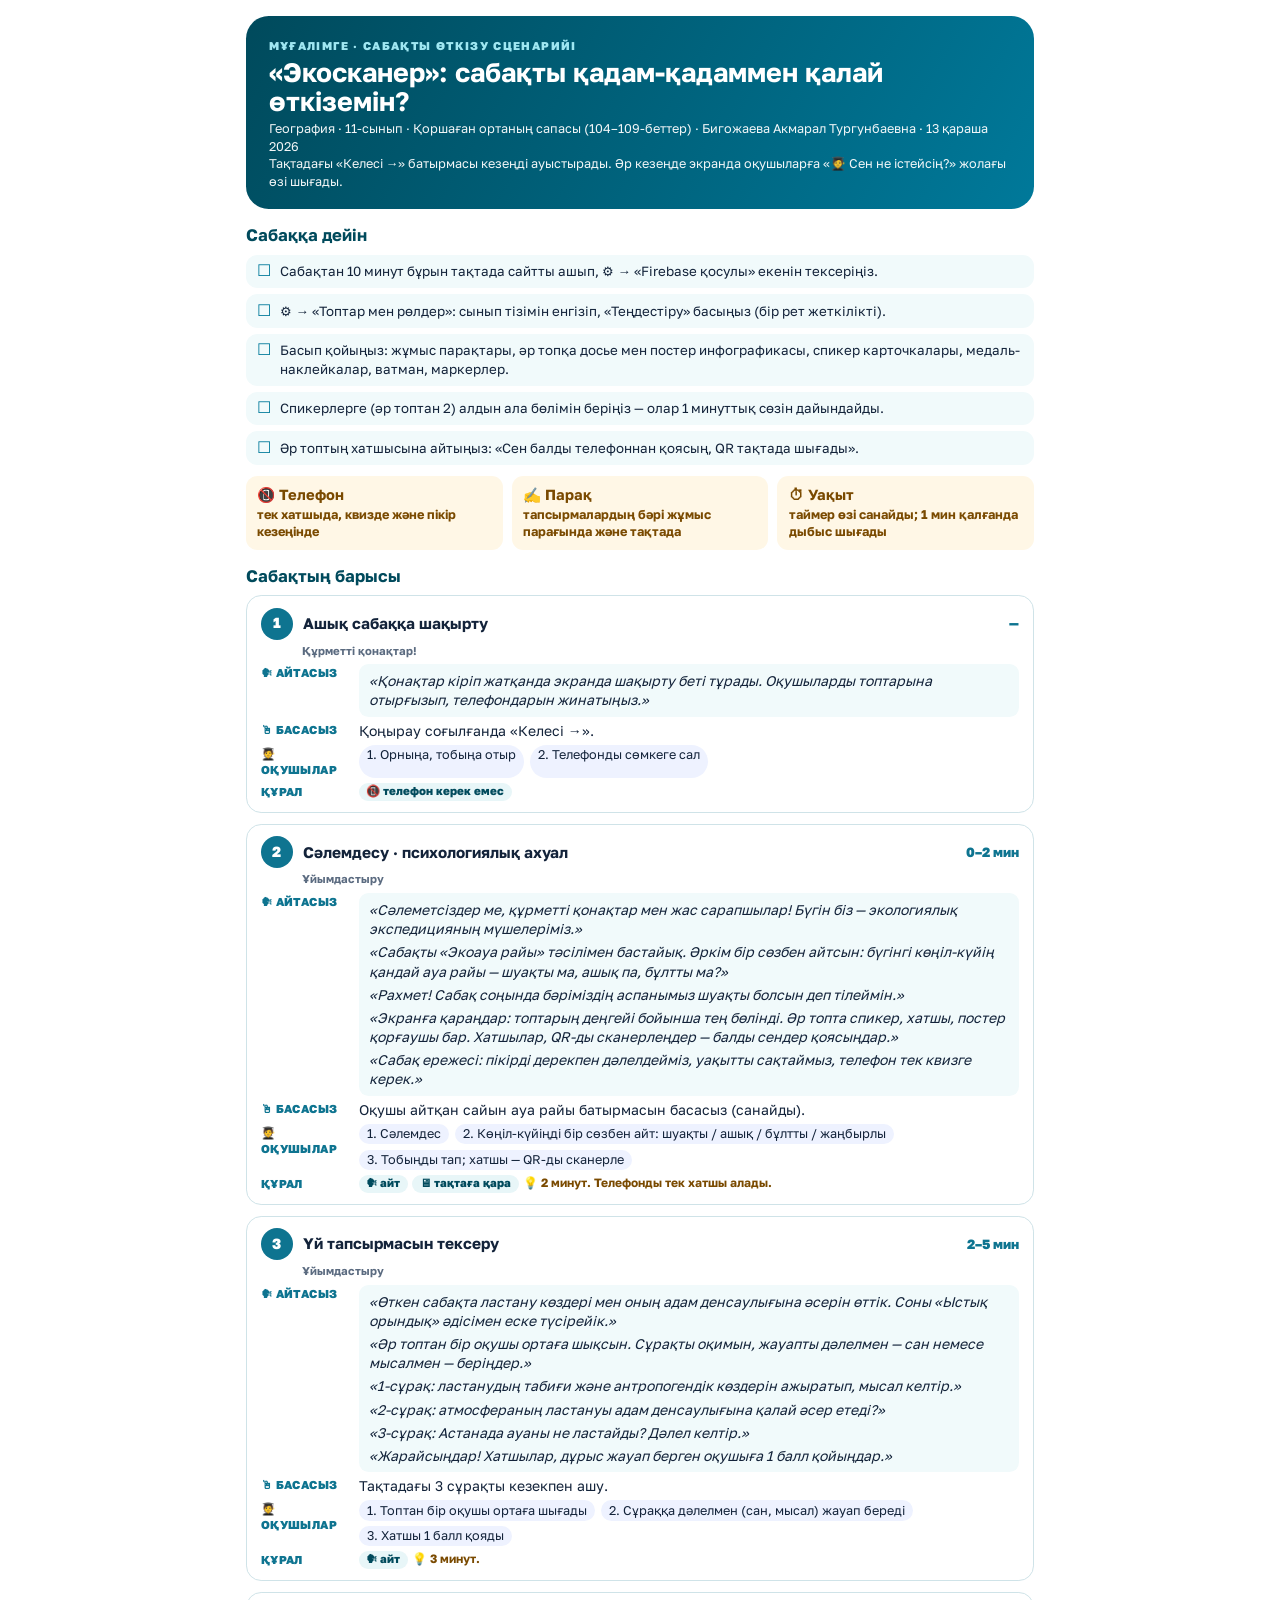
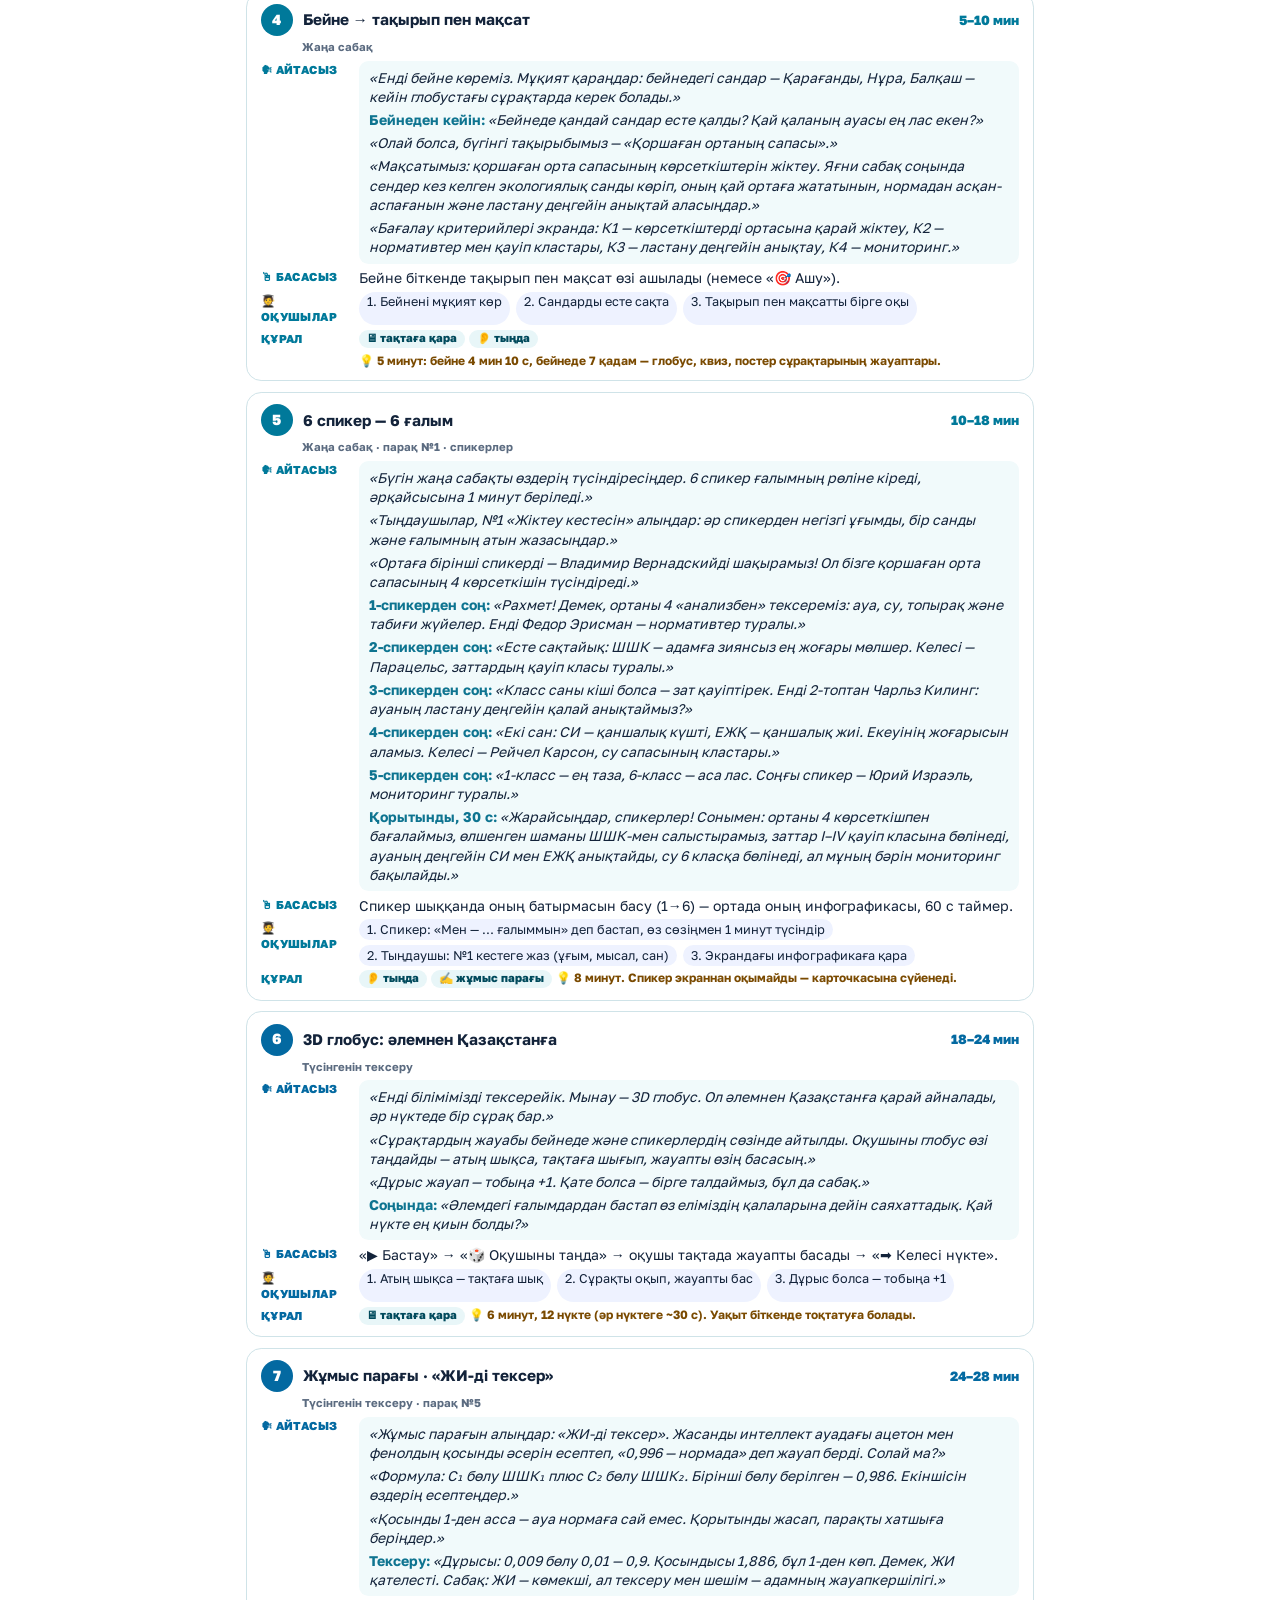
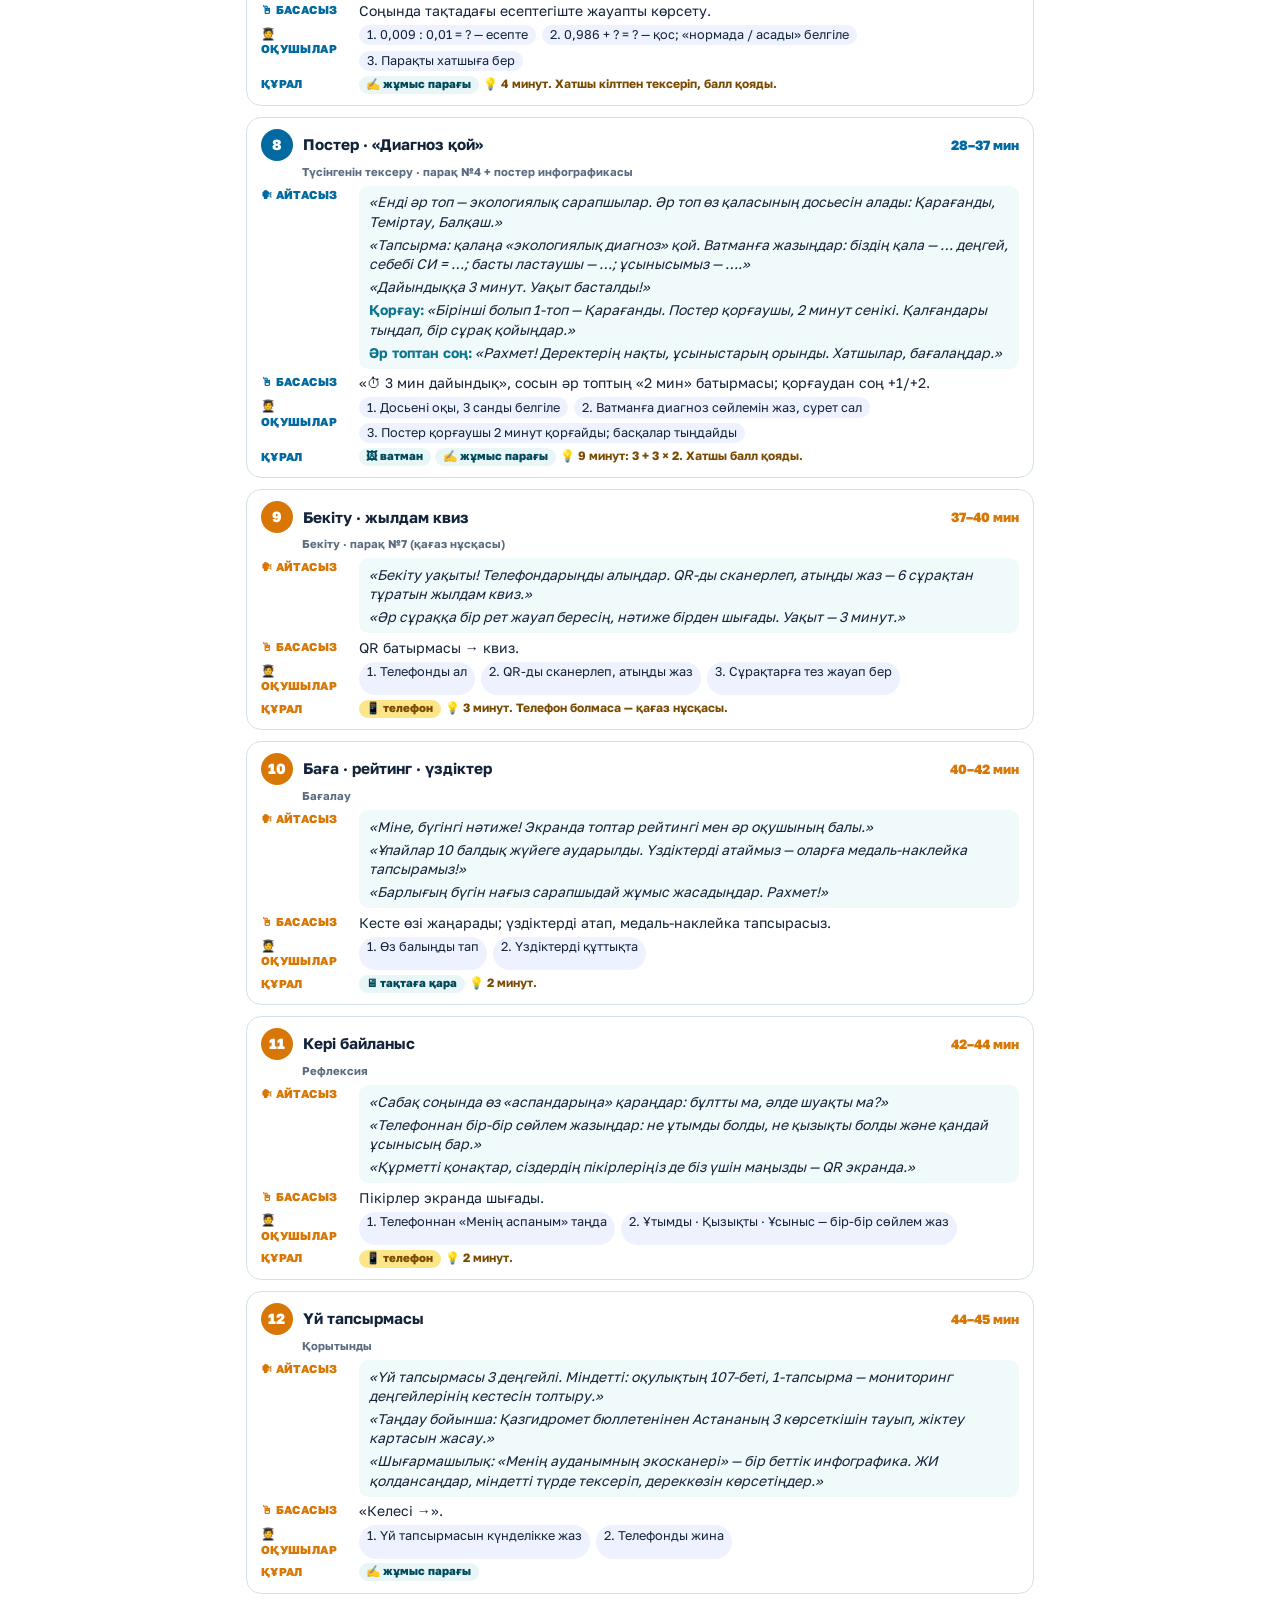
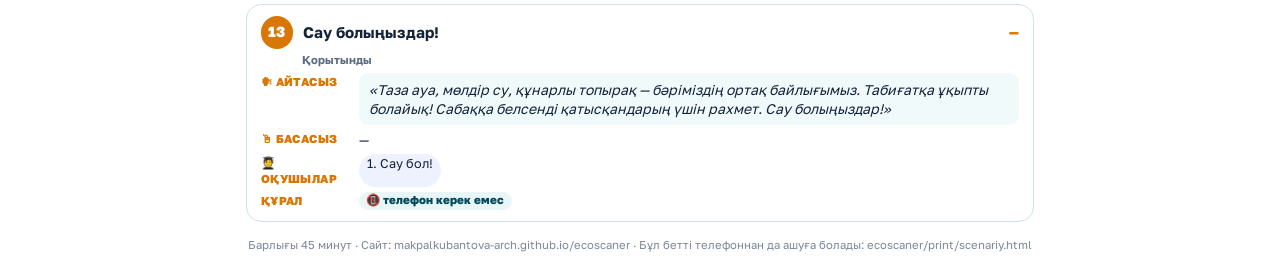
<file: print/scenariy.html>
<!DOCTYPE html>
<html lang="kk"><head><meta charset="utf-8"><meta name="viewport" content="width=device-width,initial-scale=1">
<title>Сабақты өткізу сценарийі · Экосканер</title>
<link rel="stylesheet" href="../vendor/golos.css">
<script src="../data.js"></script><script src="../scenariy-data.js"></script>
<style>
@page{size:A4;margin:11mm 12mm 12mm}
*{box-sizing:border-box;margin:0;padding:0}
body{font-family:'Golos Text',sans-serif;color:#13233a;-webkit-print-color-adjust:exact;print-color-adjust:exact;max-width:186mm;margin:0 auto;padding:6mm 0;font-size:10.5pt;line-height:1.38}
@media screen{body{padding:16px;max-width:820px}}
.hero{background:linear-gradient(120deg,#004A5C,#00799A);color:#fff;border-radius:6mm;padding:5mm 6mm;margin-bottom:4mm}
.hero small{font-weight:800;letter-spacing:.12em;color:#9FE7F2;font-size:8.5pt}
.hero h1{font-size:20pt;line-height:1.1;margin:1mm 0}
.hero p{font-size:9.5pt;opacity:.95}
h2{font-size:12.5pt;color:#004A5C;margin:4mm 0 2mm}
.chk{display:grid;gap:1.6mm;margin-bottom:3mm}
.chk div{display:flex;gap:2.4mm;background:#F1FAFB;border-radius:3mm;padding:2mm 3mm;font-size:10pt}
.chk div::before{content:"☐";font-size:12pt;color:#00799A;line-height:1.1}
.rule{display:grid;grid-template-columns:repeat(3,1fr);gap:2.4mm;margin-bottom:2mm}
.rule div{border-radius:3mm;padding:2.4mm 3mm;font-size:9.5pt;font-weight:700;background:#FFF7E6;color:#7A4A00}
.rule b{display:block;font-size:11pt}
.st{border:.35mm solid #CFE3E8;border-radius:4mm;padding:3mm 3.6mm;margin-bottom:2.8mm;break-inside:avoid;page-break-inside:avoid}
.st .h{display:flex;align-items:center;gap:2.6mm;margin-bottom:1.6mm}
.st .n{flex:none;width:8.5mm;height:8.5mm;border-radius:50%;background:var(--pc);color:#fff;display:grid;place-items:center;font-weight:800;font-size:11pt}
.st .h b{font-size:11.5pt;line-height:1.15}
.st .h span{margin-left:auto;font-weight:800;color:var(--pc);white-space:nowrap;font-size:10pt}
.st .k{font-size:8.5pt;color:#5B6B80;font-weight:700;margin:-.8mm 0 1.6mm 11mm}
.row{display:grid;grid-template-columns:24mm 1fr;gap:2mm;margin-top:1.2mm}
.row>i{font-style:normal;font-weight:800;font-size:8.6pt;color:var(--pc);text-transform:uppercase;letter-spacing:.04em;padding-top:.5mm}
.say{background:#F1FAFB;border-radius:2.5mm;padding:1.8mm 2.6mm;font-style:italic}
.say p+p{margin-top:1mm}
.stu{display:flex;flex-wrap:wrap;gap:1.4mm}
.stu em{font-style:normal;background:#EEF2FF;border-radius:9mm;padding:.4mm 2.2mm;font-size:9.5pt}
.tl{display:flex;flex-wrap:wrap;gap:1.2mm}
.tl em{font-style:normal;font-size:8.6pt;font-weight:800;border-radius:9mm;padding:.3mm 2mm;background:#E8F6F8;color:#004A5C}
.tl em.tel{background:#FDE68A;color:#7A4A00}
.ft{margin-top:4mm;font-size:8.5pt;color:#7a889b;text-align:center}
</style></head><body>
<script>
const SC = window.SCEN, L = DATA.lesson, PC = ["#0E7490", "#0E7490", "#00799A", "#0369A1", "#D97706"];
const SH = { speak: "№1 · спикерлер", t1: "№2", t2: "№3", t3: "№4 + постер инфографикасы", t4: "№5", t5: "№6", t6: "№7 (қағаз нұсқасы)" };
let tm = 0, h = `<div class="hero"><small>МҰҒАЛІМГЕ · САБАҚТЫ ӨТКІЗУ СЦЕНАРИЙІ</small><h1>«Экосканер»: сабақты қадам-қадаммен қалай өткіземін?</h1><p>${L.subject} · ${L.topic} (${L.para}) · ${L.teacher} · ${L.date}<br>Тақтадағы «Келесі →» батырмасы кезеңді ауыстырады. Әр кезеңде экранда оқушыларға «🧑‍🎓 Сен не істейсің?» жолағы өзі шығады.</p></div>`;
h += `<h2>Сабаққа дейін</h2><div class="chk">${SC.before.map(x => `<div>${x}</div>`).join("")}</div>`;
h += `<div class="rule"><div><b>📵 Телефон</b>тек хатшыда, квизде және пікір кезеңінде</div><div><b>✍️ Парақ</b>тапсырмалардың бәрі жұмыс парағында және тақтада</div><div><b>⏱ Уақыт</b>таймер өзі санайды; 1 мин қалғанда дыбыс шығады</div></div>`;
h += `<h2>Сабақтың барысы</h2>`;
DATA.stages.forEach((s, i) => { const c = SC.stages[s.id]; if (!c) return;
  const pc = PC[s.part] || "#00799A";
  h += `<div class="st" style="--pc:${pc}"><div class="h"><div class="n">${i + 1}</div><b>${s.title}</b><span>${s.min ? `${tm}–${tm + s.min} мин` : "—"}</span></div><div class="k">${s.kicker}${SH[s.id] ? " · парақ " + SH[s.id] : ""}</div>
   <div class="row"><i>🗣 Айтасыз</i><div class="say">${c.say.map(p => { const m = p.match(/^\(([^)]*)\)\s*(.*)$/); return m ? `<p><b style="font-style:normal;color:#0E7490">${m[1]}:</b> «${m[2]}»</p>` : `<p>«${p}»</p>`; }).join("")}</div></div>
   <div class="row"><i>🖱 Басасыз</i><div>${c.press}</div></div>
   <div class="row"><i>🧑‍🎓 Оқушылар</i><div class="stu">${c.stu.map((x, k) => `<em>${k + 1}. ${x}</em>`).join("")}</div></div>
   <div class="row"><i>Құрал</i><div class="tl">${c.tools.map(t => `<em class="${t}">${SC.tools[t]}</em>`).join("")}${c.tip ? `<span style="font-size:9pt;color:#7A4A00;font-weight:700">💡 ${c.tip}</span>` : ""}</div></div></div>`;
  tm += s.min || 0; });
h += `<div class="ft">Барлығы ${tm} минут · Сайт: makpalkubantova-arch.github.io/ecoscaner · Бұл бетті телефоннан да ашуға болады: ecoscaner/print/scenariy.html</div>`;
document.body.innerHTML = h;
</script>
</body></html>
</file>
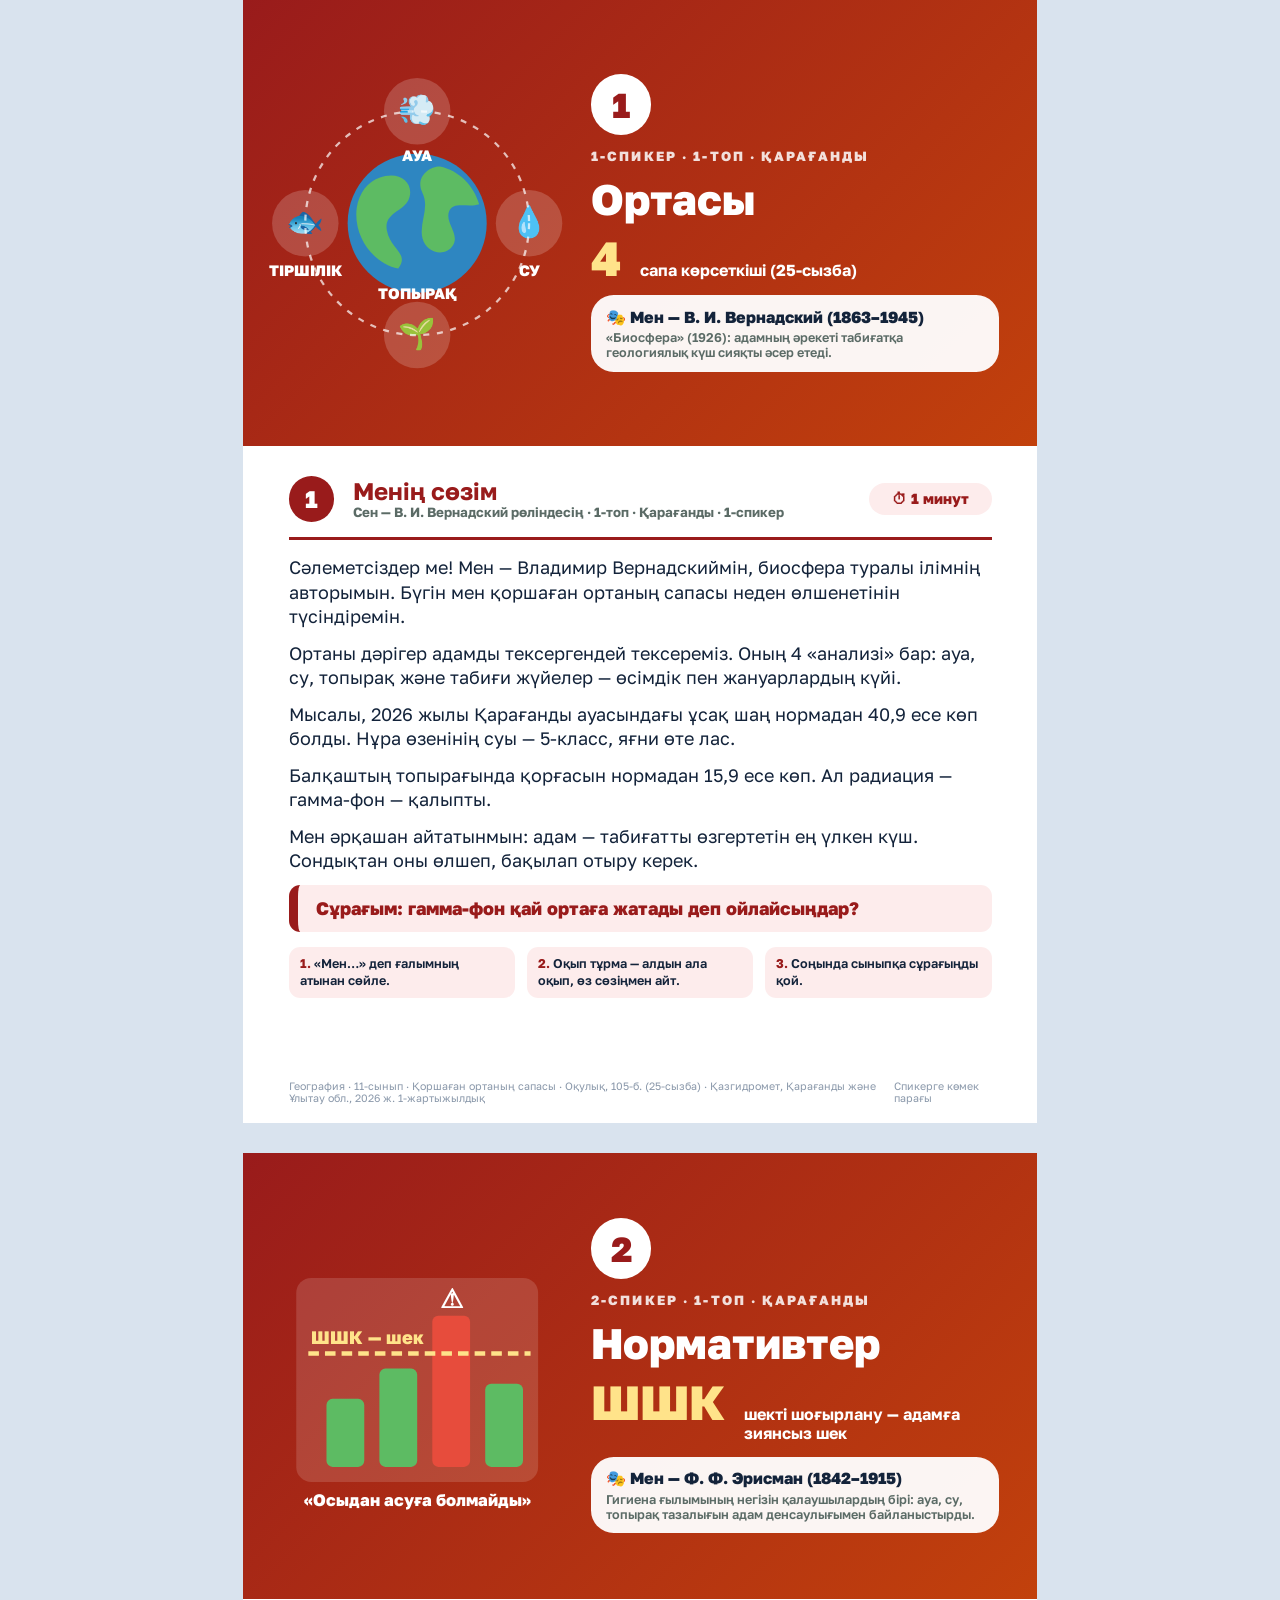
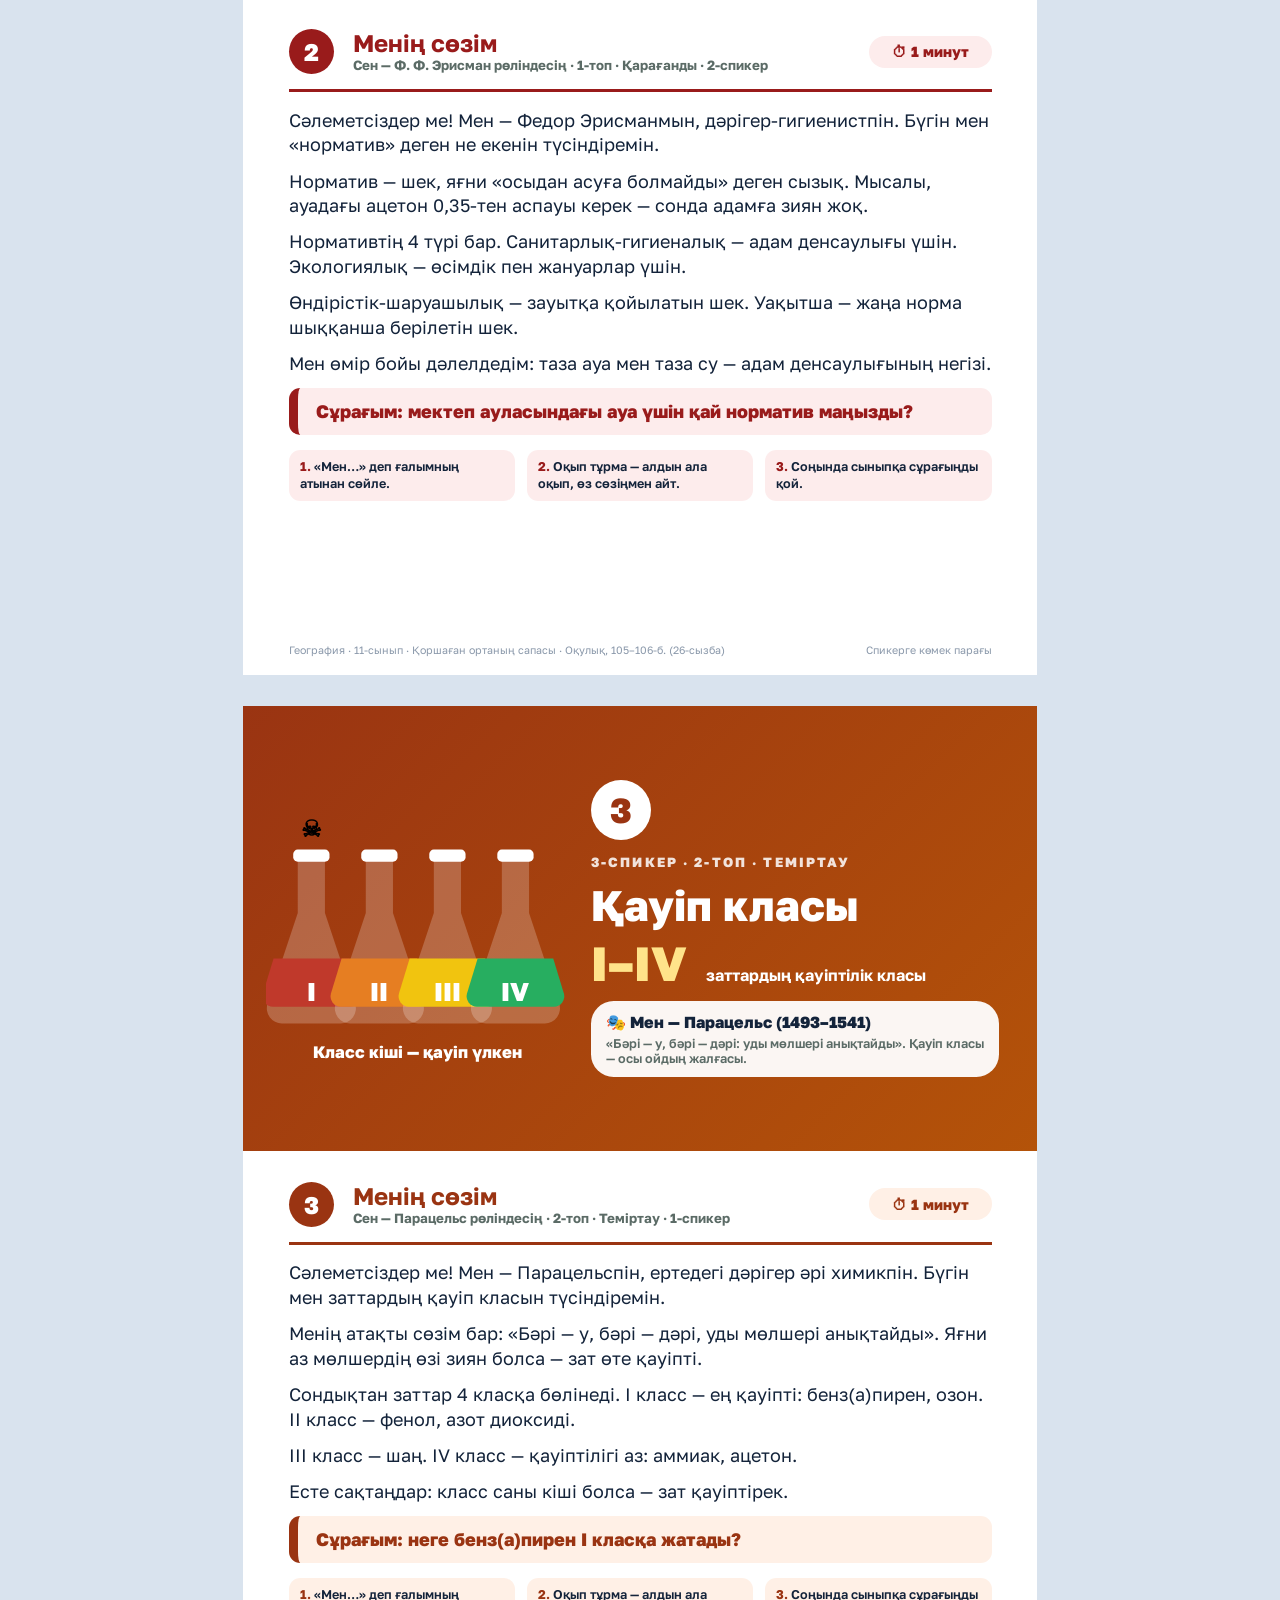
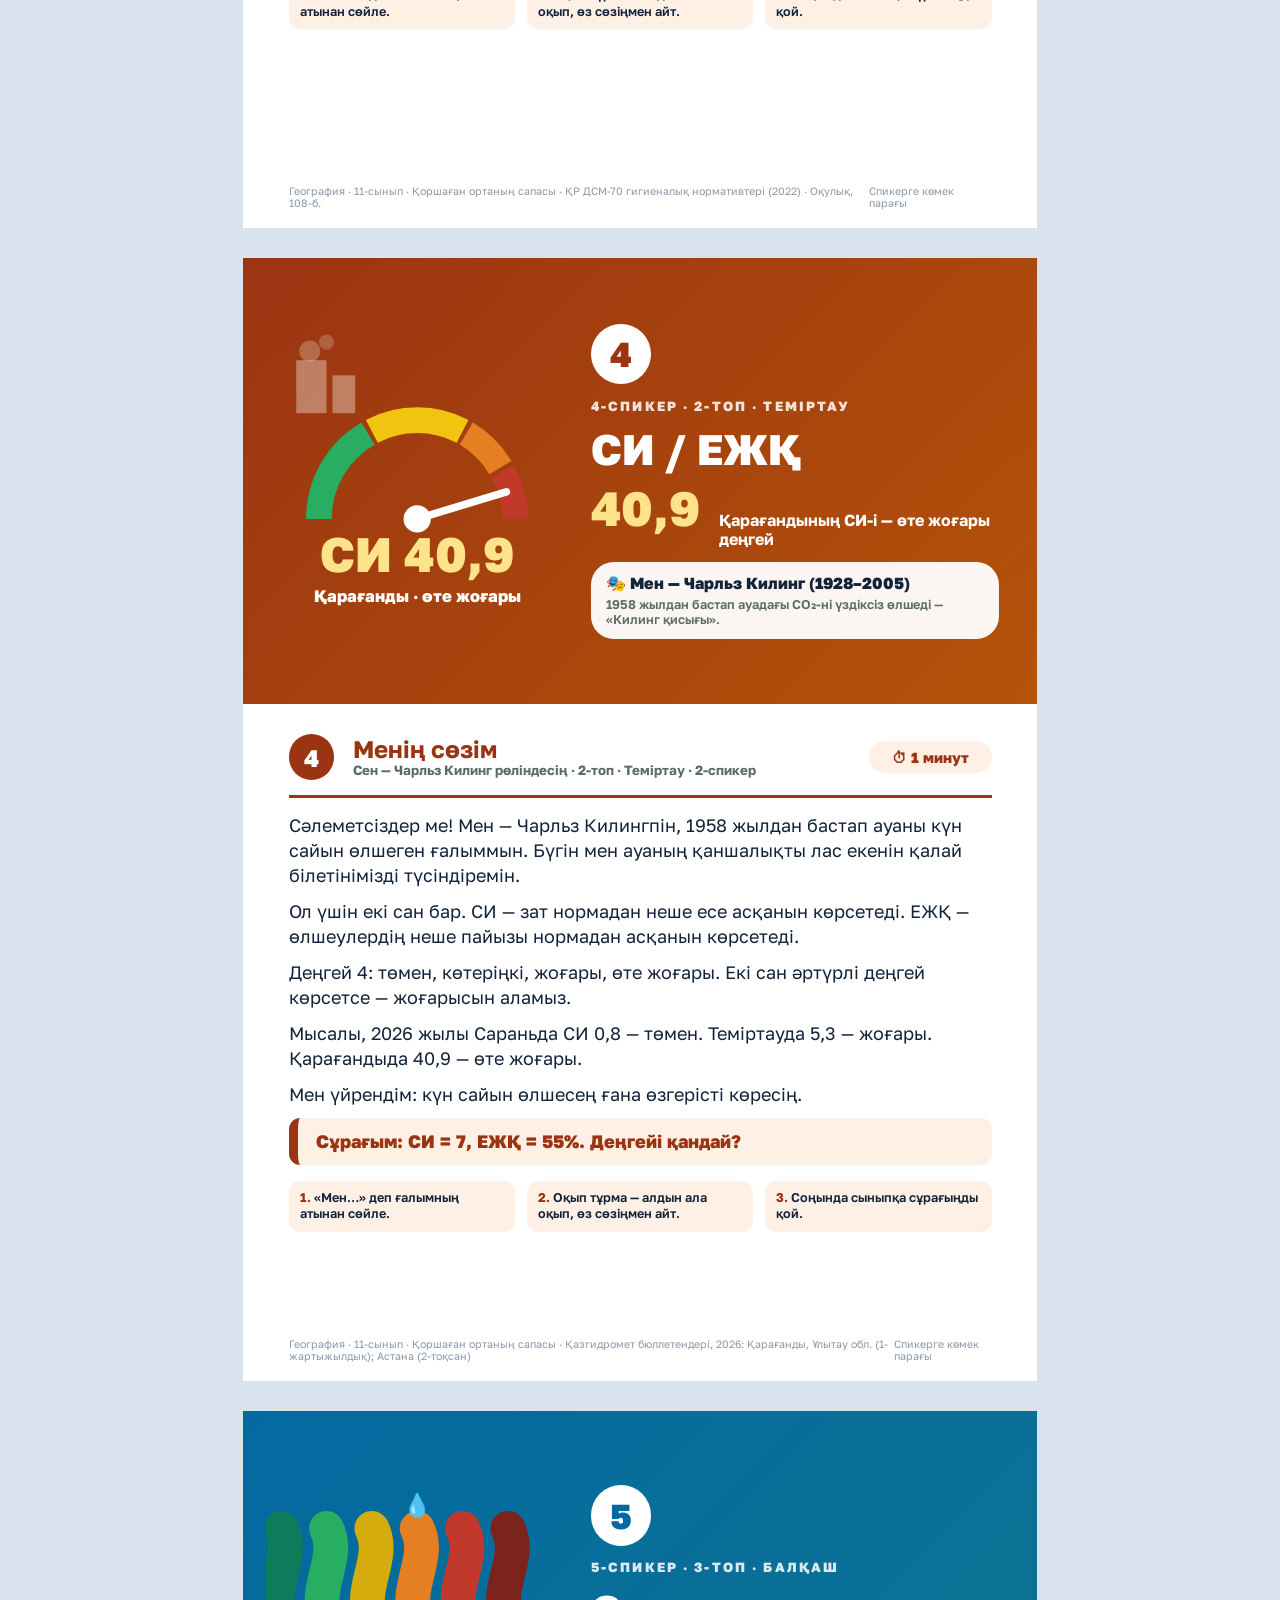
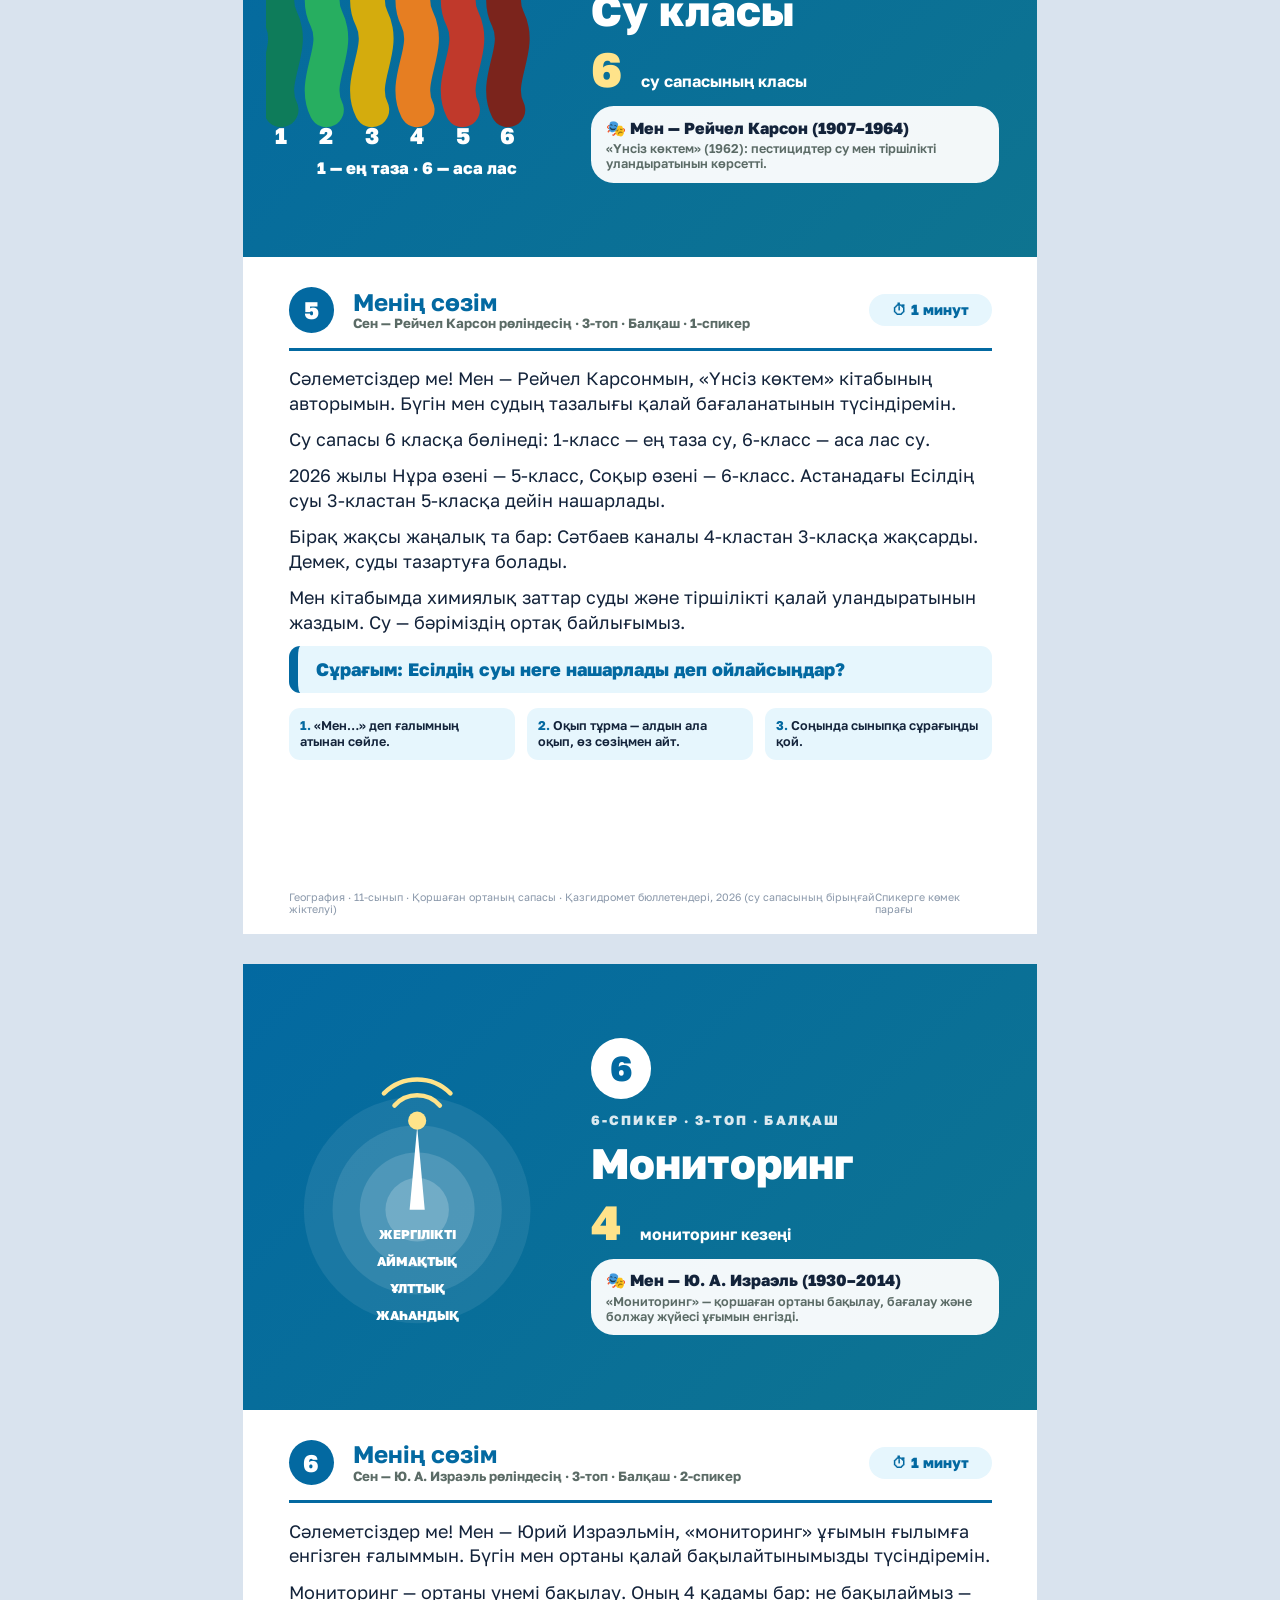
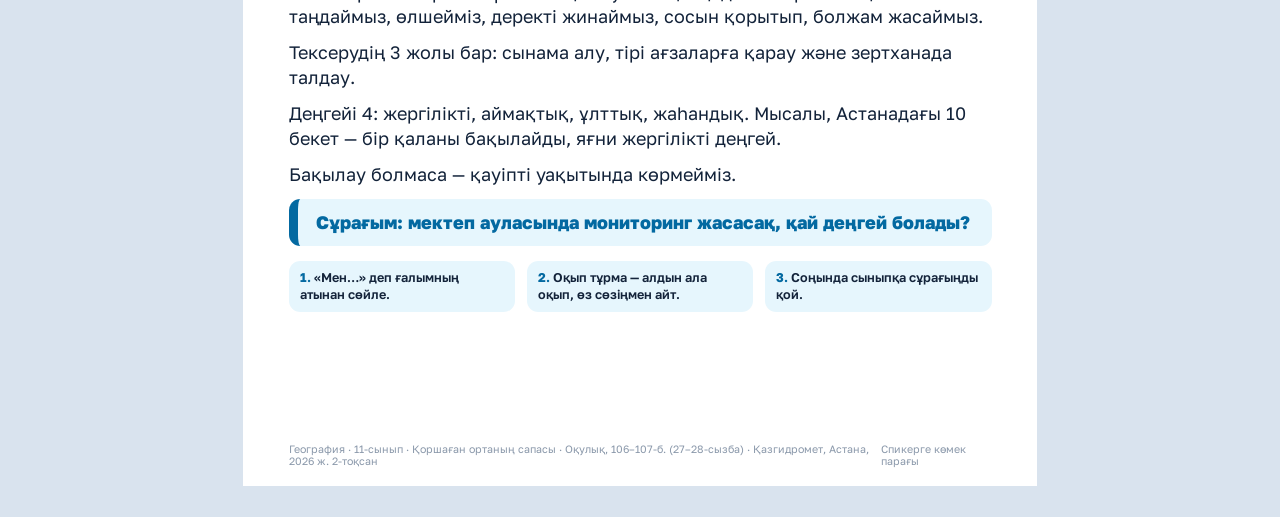
<file: print/spiker-komek.html>
<!DOCTYPE html>
<html lang="kk"><head><meta charset="utf-8">
<title>Спикерге көмек парағы · Экосканер</title>
<link rel="stylesheet" href="../vendor/golos.css">
<script src="../data.js"></script><script src="spiker-data.js"></script>
<style>
@page{size:A4 portrait;margin:0}
*{box-sizing:border-box;margin:0;padding:0}
body{font-family:'Golos Text',sans-serif;color:#13233a;background:#d9e3ee;-webkit-print-color-adjust:exact;print-color-adjust:exact}
.page{width:210mm;height:297mm;background:#fff;margin:0 auto 8mm;position:relative;overflow:hidden;page-break-after:always}
@media print{body{background:#fff}.page{margin:0}}
/* СЫРТЫ: тақырып + сурет (сыныпқа көрсетіледі) */
.front{display:grid;grid-template-columns:1fr 1fr;background:linear-gradient(135deg,var(--c2),var(--c3));color:#fff}
.front .art{display:grid;place-items:center;padding:12mm}.front .art svg{width:120mm;height:120mm}
.front .tx{padding:16mm 16mm 16mm 4mm;display:flex;flex-direction:column;justify-content:center;gap:7mm}
.front .no{width:26mm;height:26mm;border-radius:50%;background:#fff;color:var(--c2);display:grid;place-items:center;font-size:44pt;font-weight:800}
.front .k{font-size:13pt;font-weight:800;letter-spacing:.16em;opacity:.85}
.front h1{font-size:52pt;line-height:1.02;font-weight:800}
.front .big{display:flex;align-items:baseline;gap:5mm}.front .big b{font-size:60pt;font-weight:800;color:#FFE38A;line-height:1}.front .big span{font-size:16pt;font-weight:700;line-height:1.2}
.front .who{background:rgba(255,255,255,.95);color:#13233a;border-radius:6mm;padding:4mm 6mm;font-size:15pt;font-weight:800}
.front .who small{display:block;font-size:11pt;font-weight:600;color:#5B6B66;margin-top:1mm}
/* ІШІ: спикердің сөзі */
.back{padding:12mm 16mm 12mm;display:flex;flex-direction:column;gap:5mm}
.back .hd{display:flex;align-items:center;gap:5mm;border-bottom:1mm solid var(--c2);padding-bottom:4mm}
.back .hd .n{width:16mm;height:16mm;border-radius:50%;background:var(--c2);color:#fff;display:grid;place-items:center;font-weight:800;font-size:24pt;flex:none}
.back .hd h2{font-size:24pt;line-height:1.1;color:var(--c2)}.back .hd p{font-size:12pt;color:#5B6B66;font-weight:700}
.back .hd .tm{margin-left:auto;background:var(--soft);color:var(--c2);font-weight:800;font-size:14pt;border-radius:9mm;padding:2mm 6mm;white-space:nowrap}
.sp{display:flex;flex-direction:column;gap:4.6mm}
.sp p{font-size:19pt;line-height:1.4}
.sp p.q{background:var(--soft);border-left:2.5mm solid var(--c2);border-radius:3mm;padding:3mm 5mm;font-weight:800;color:var(--c2)}
.ft{position:absolute;left:16mm;right:16mm;bottom:5mm;display:flex;justify-content:space-between;font-size:8pt;color:#8a98aa}
.sheet{display:flex;flex-direction:column}
.sheet .front{height:118mm;grid-template-columns:92mm 1fr}.sheet .front .art{padding:6mm}.sheet .front .art svg{width:80mm;height:80mm}
.sheet .front .tx{padding:8mm 10mm 8mm 0;gap:3.5mm}.sheet .front .no{width:16mm;height:16mm;font-size:26pt}.sheet .front .k{font-size:10pt}
.sheet .front h1{font-size:32pt}.sheet .front .big b{font-size:36pt}.sheet .front .big span{font-size:12pt}.sheet .front .who{font-size:12pt;padding:3mm 4mm}.sheet .front .who small{font-size:9.5pt}
.sheet .back{flex:1;padding:8mm 12mm 12mm;gap:4mm}.sheet .back .hd h2{font-size:18pt}.sheet .back .hd .n{width:12mm;height:12mm;font-size:18pt}.sheet .back .hd p{font-size:10pt}.sheet .back .hd .tm{font-size:11pt}
.sheet .sp{gap:3mm}.sheet .sp p{font-size:13.5pt;line-height:1.38}.sheet .ft{left:12mm;right:12mm}
.tips{display:flex;gap:3mm}.tips div{flex:1;background:var(--soft);border-radius:3mm;padding:2.4mm 3mm;font-size:9.5pt;line-height:1.3;font-weight:600}.tips b{color:var(--c2)}
</style></head><body>
<script src="spiker-scenes.js"></script>
<script>
const SP = window.SPEECH, TB = DATA.learnTabs, DARK = { g1: "#991B1B", g2: "#9A3412", g3: "#0369A1" }, DARK3 = { g1: "#C2410C", g2: "#B45309", g3: "#0E7490" }, SOFT = { g1: "#FDECEC", g2: "#FFF0E6", g3: "#E6F6FD" };
let h = "";
SP.forEach((sp, k) => {
  const G = DATA.groups[sp.g], c2 = DARK[sp.g], tab = TB[sp.tab], title = tab.t.replace(/^\d+ · /, ""), sci = sp.sci.split(" (")[0];
  const st = `--c2:${c2};--c3:${DARK3[sp.g]};--soft:${SOFT[sp.g]}`;
  h += `<div class="page sheet" style="${st}">
   <section class="front" style="${st};display:grid">
    <div class="art">${window.SCENES[k]}</div>
    <div class="tx"><div class="no">${k + 1}</div><div class="k">${k + 1}-СПИКЕР · ${G.n.toUpperCase()}</div><h1>${title}</h1>
      <div class="big"><b>${sp.big}</b><span>${sp.bigT}</span></div>
      <div class="who">🎭 Мен — ${sp.sci}<small>${sp.sciT}</small></div></div>
   </section>
   <section class="back" style="${st}">
    <div class="hd"><div class="n">${k + 1}</div><div><h2>Менің сөзім</h2><p>Сен — ${sci} рөліндесің · ${G.n} · ${sp.n}</p></div><div class="tm">⏱ 1 минут</div></div>
    <div class="sp">${sp.s.map((p, i) => `<p class="${i === sp.s.length - 1 ? "q" : ""}">${p}</p>`).join("")}</div>
    <div class="tips"><div><b>1.</b> «Мен…» деп ғалымның атынан сөйле.</div><div><b>2.</b> Оқып тұрма — алдын ала оқып, өз сөзіңмен айт.</div><div><b>3.</b> Соңында сыныпқа сұрағыңды қой.</div></div>
    <div class="ft"><span>География · 11-сынып · Қоршаған ортаның сапасы · ${tab.src}</span><span>Спикерге көмек парағы</span></div>
   </section></div>`;
});
document.body.insertAdjacentHTML("beforeend", h);
</script>
</body></html>
</file>
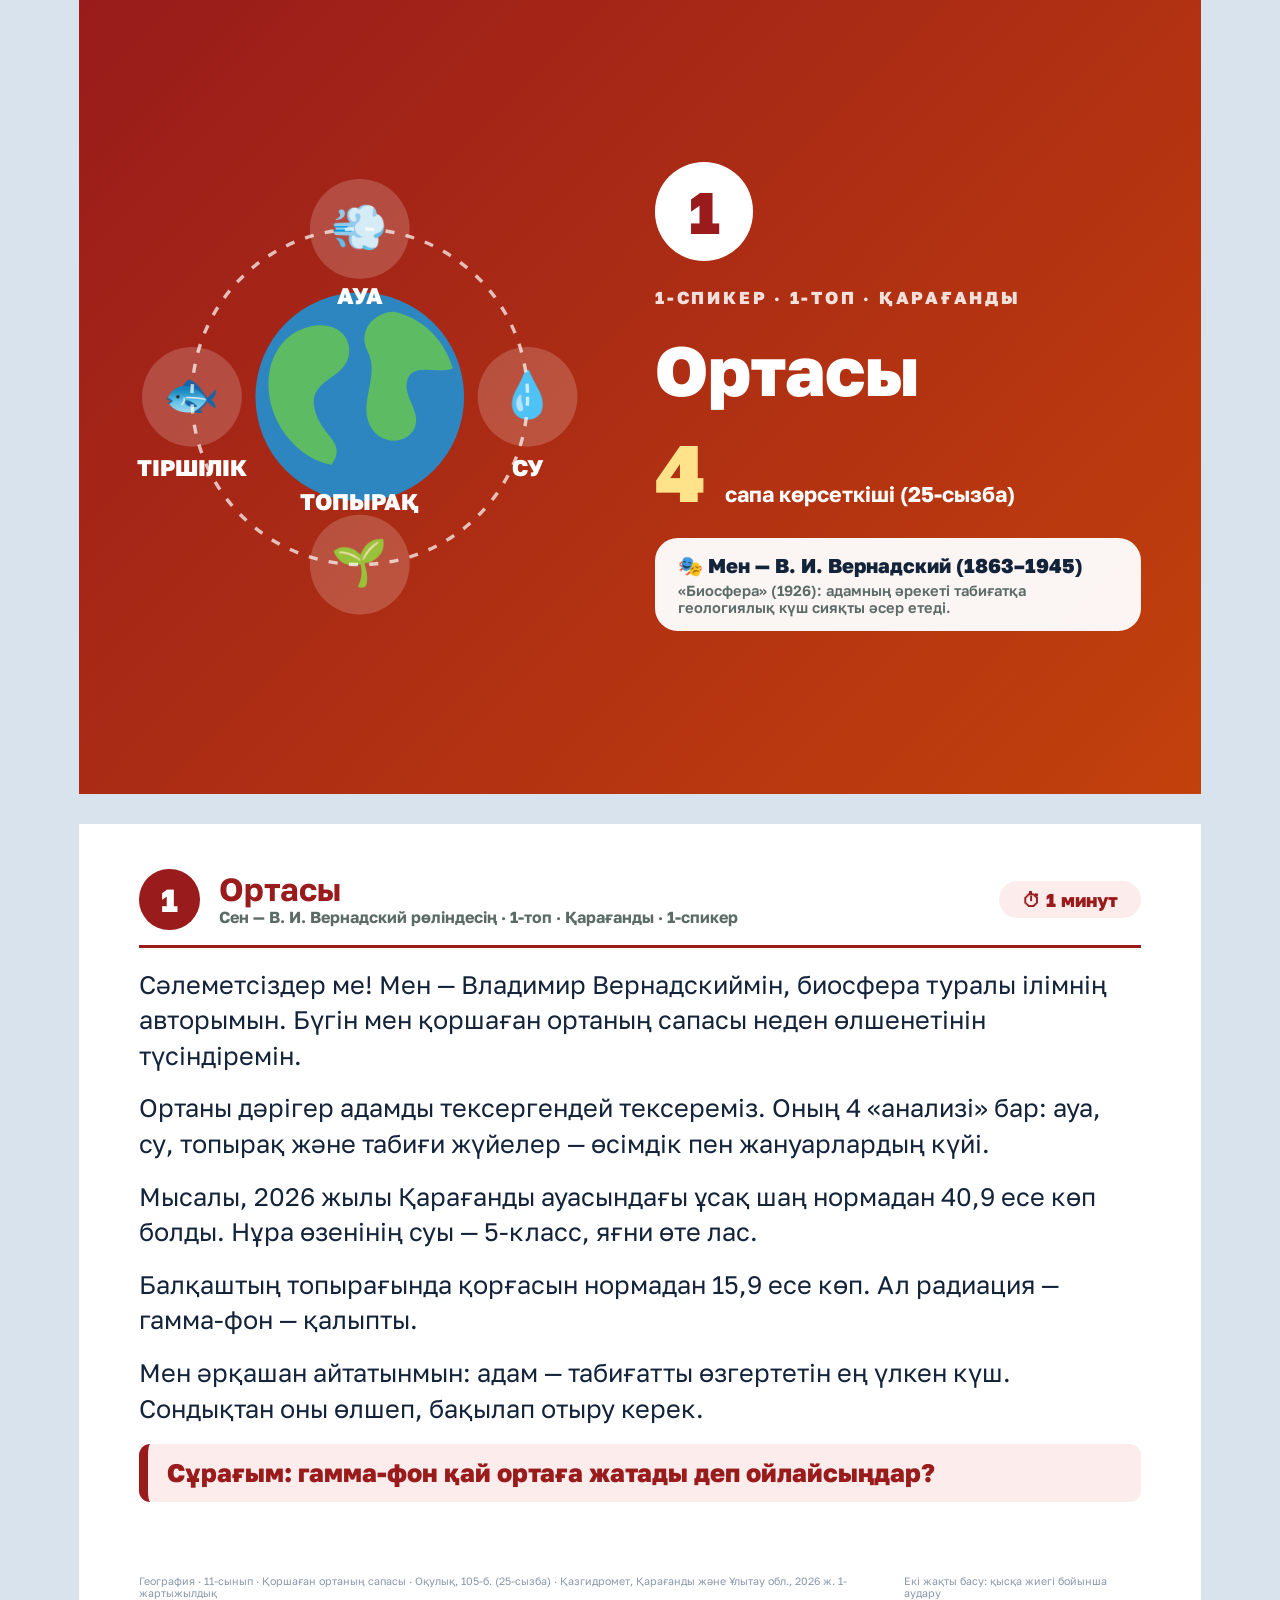
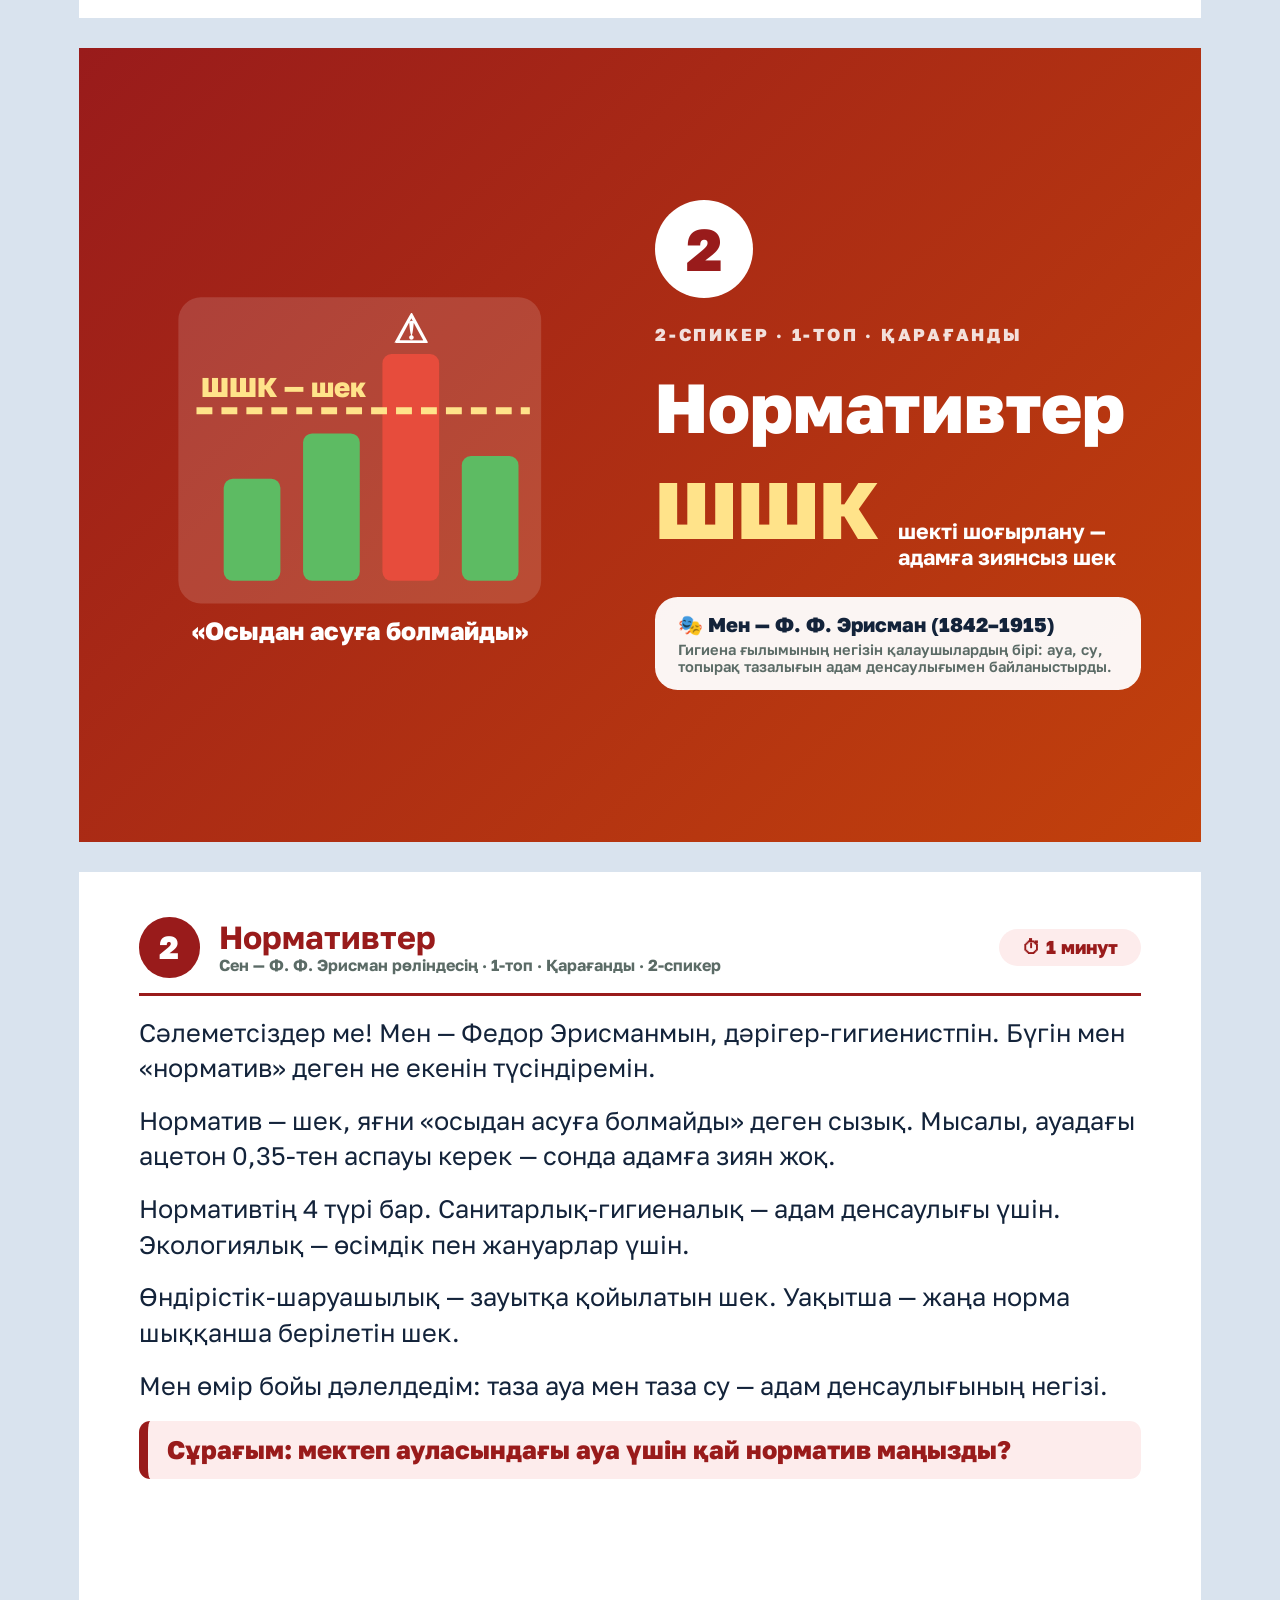
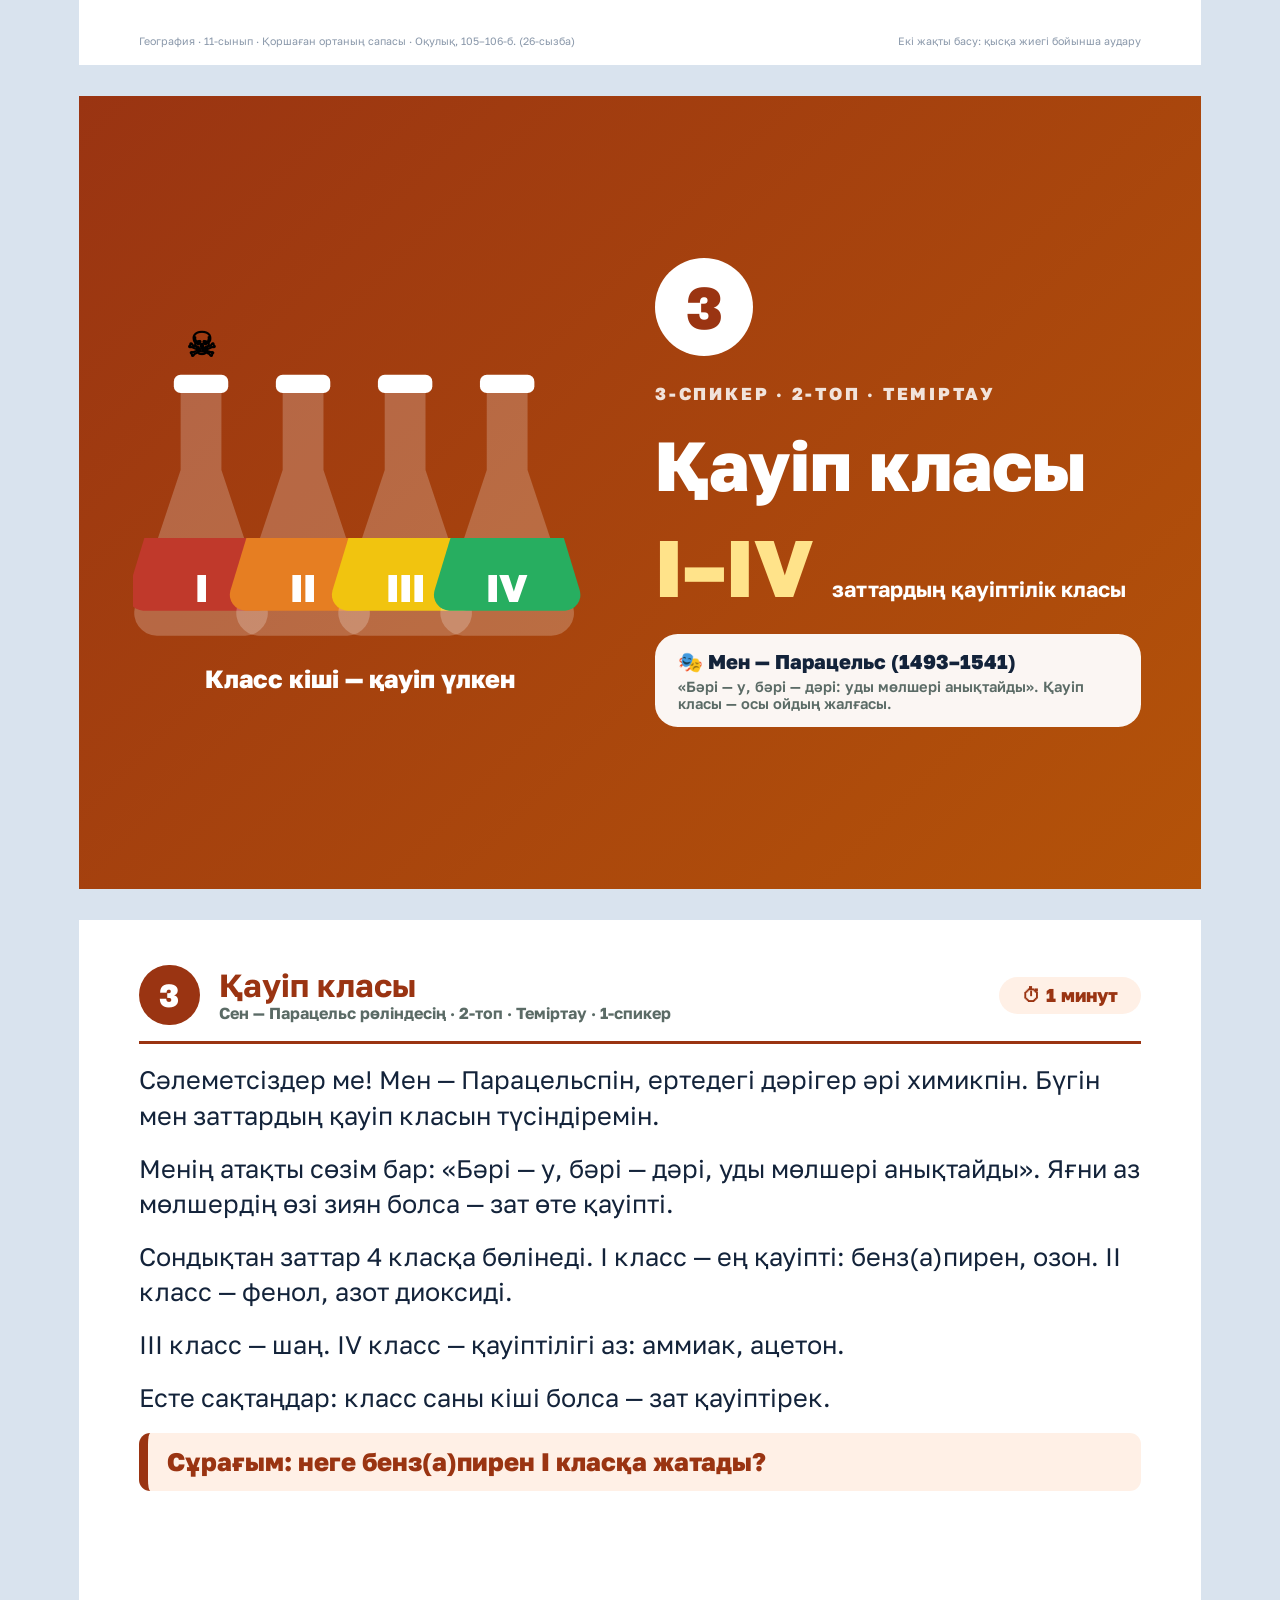
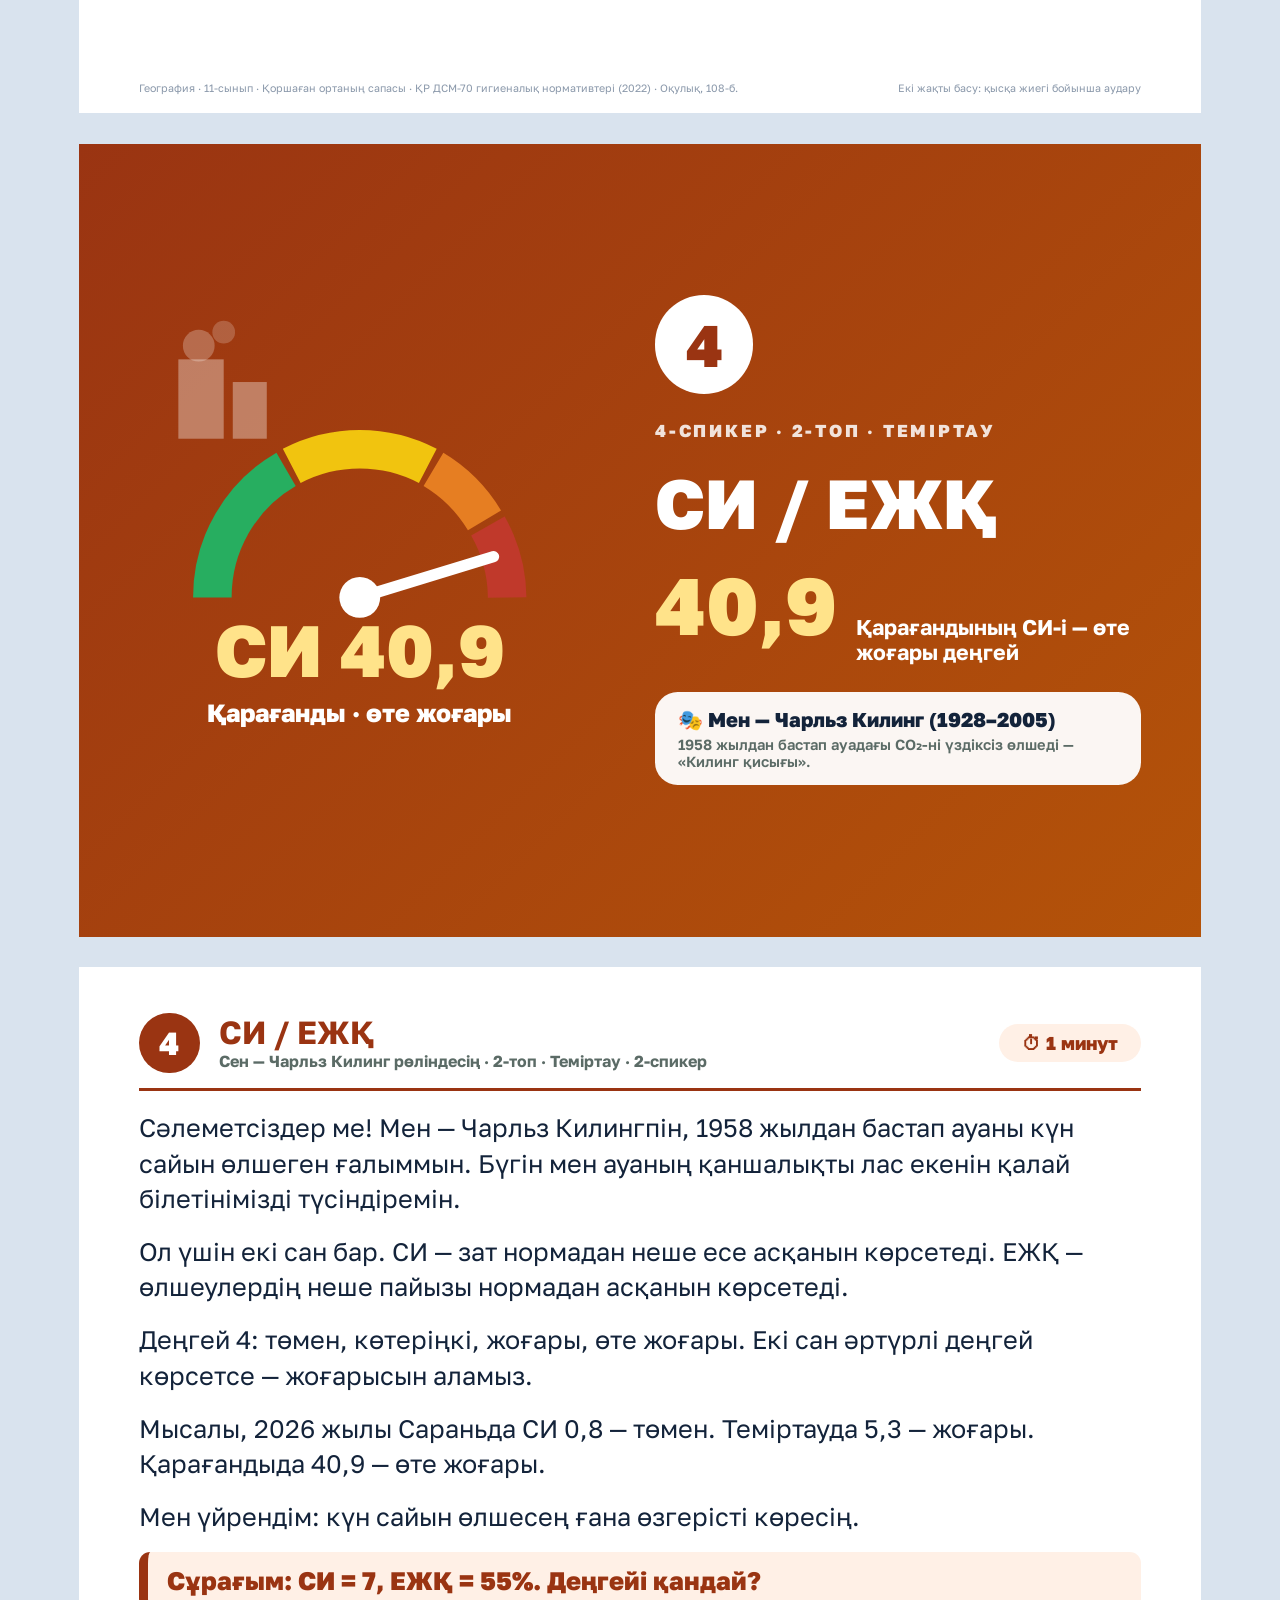
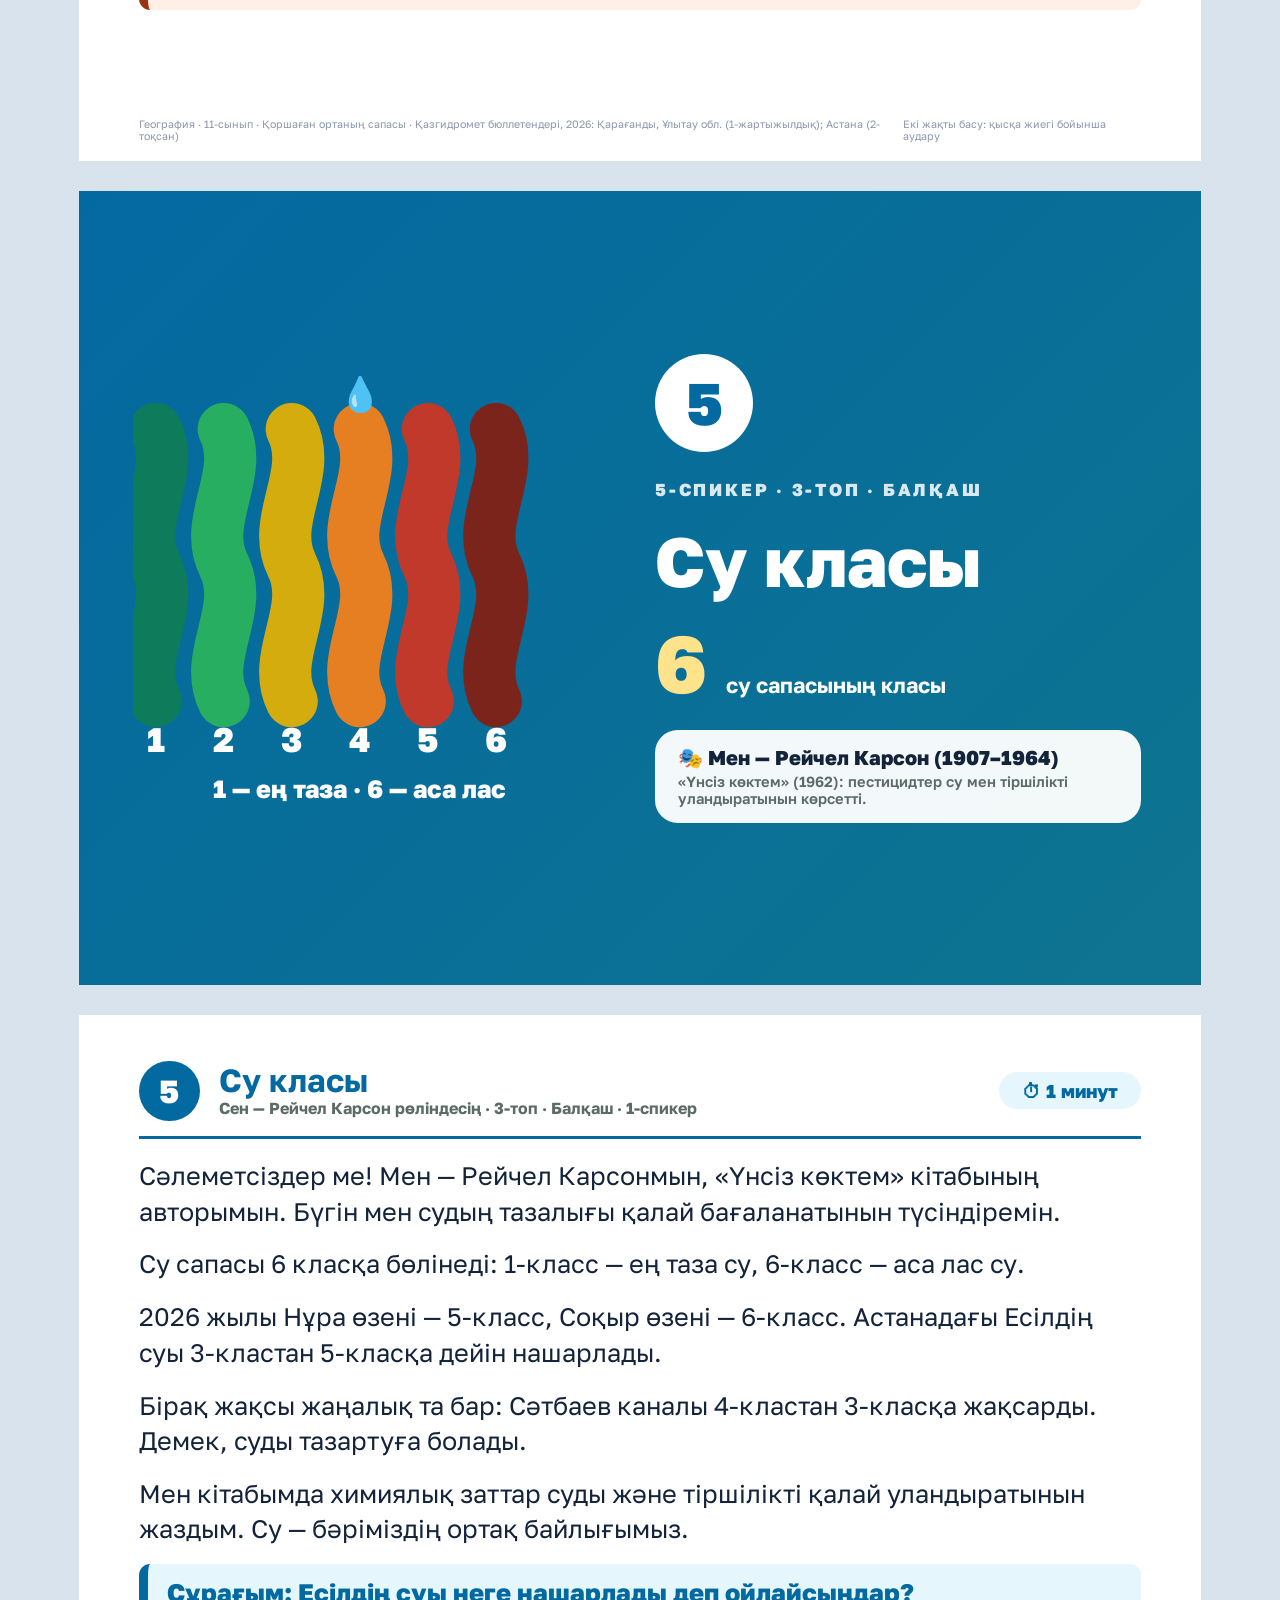
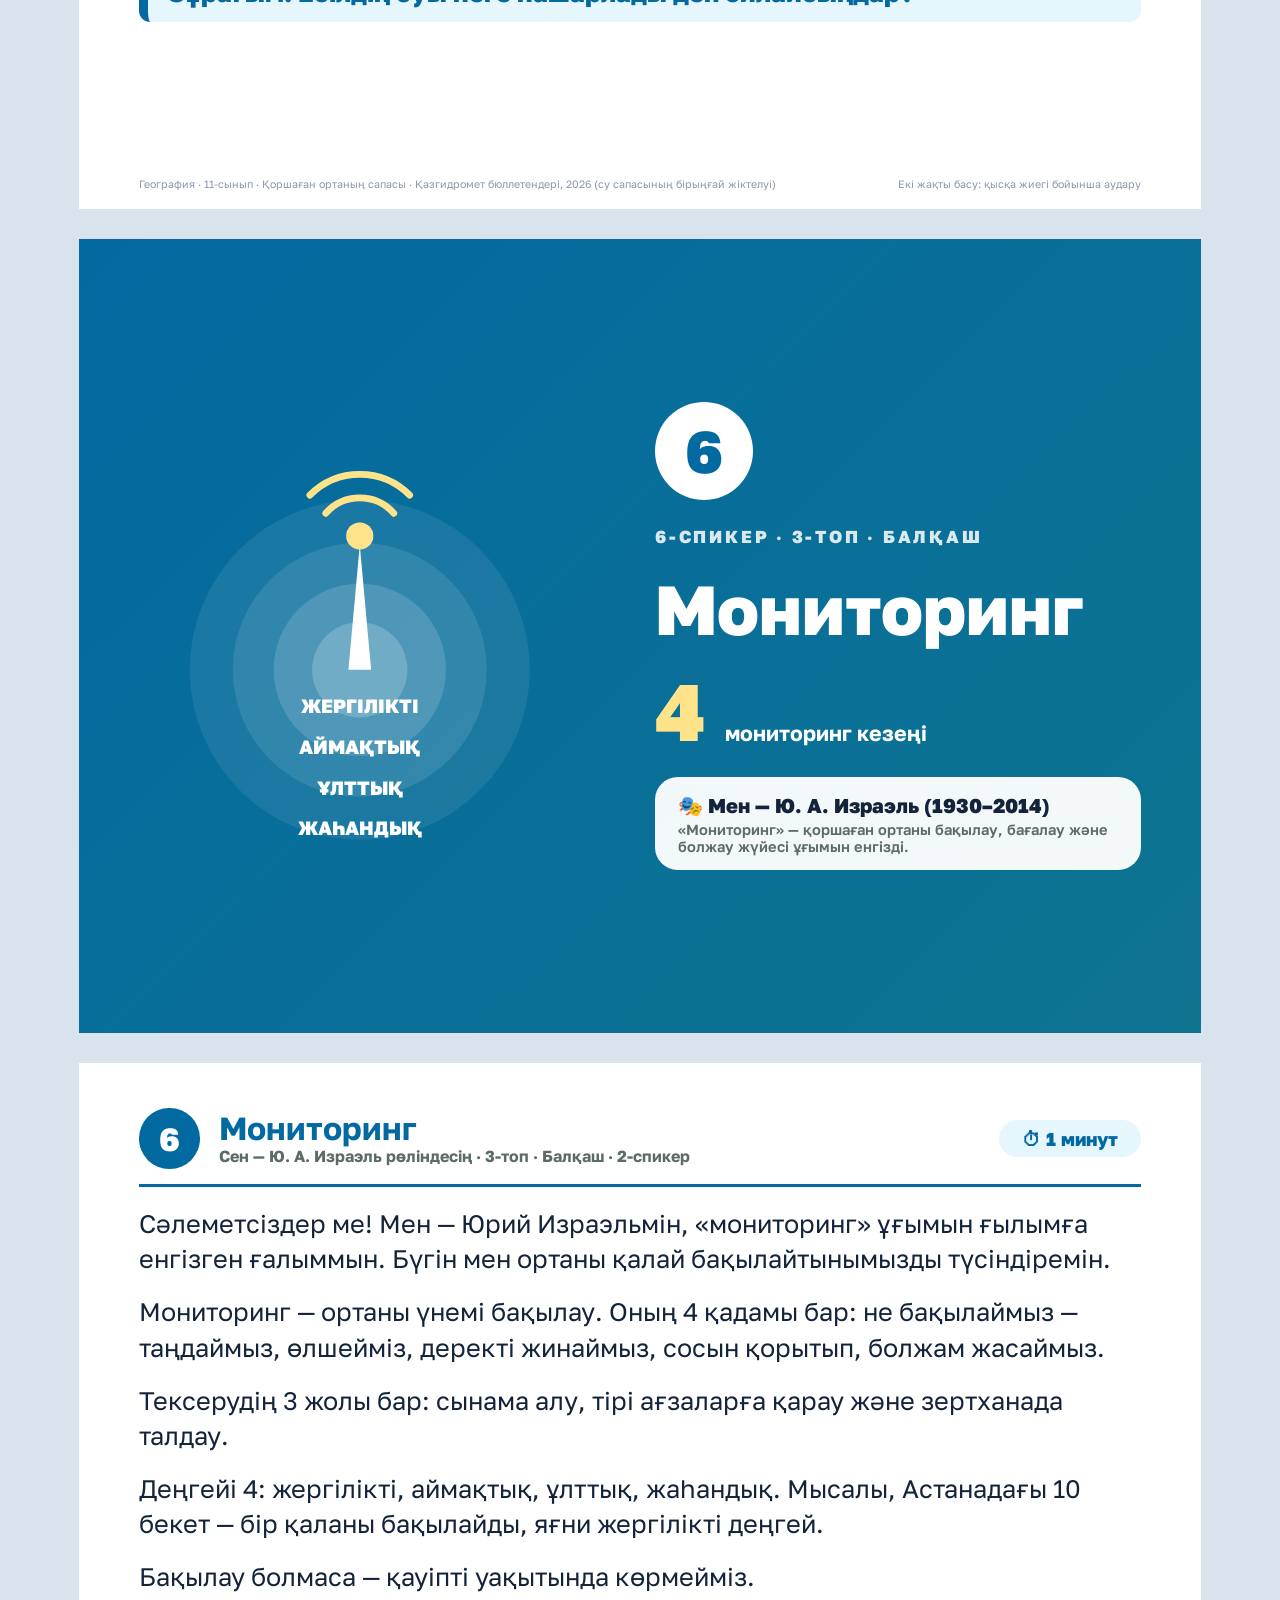
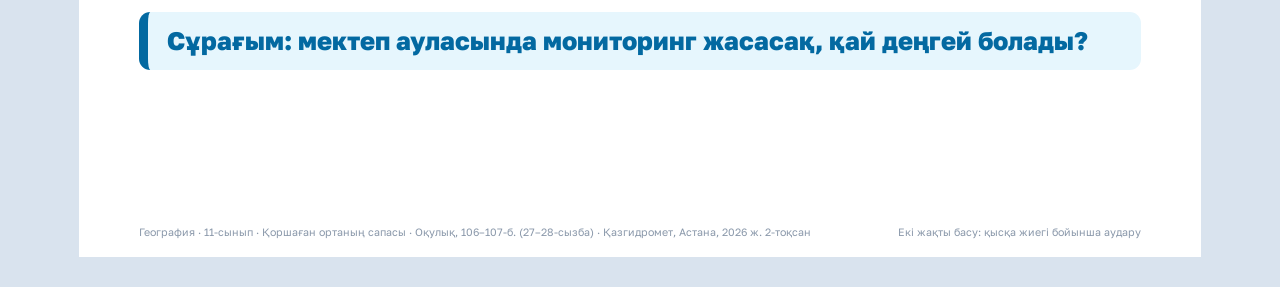
<file: print/spiker.html>
<!DOCTYPE html>
<html lang="kk"><head><meta charset="utf-8">
<title>Спикер карточкалары · Экосканер</title>
<link rel="stylesheet" href="../vendor/golos.css">
<script src="../data.js"></script><script src="spiker-data.js"></script>
<style>
@page{size:A4 landscape;margin:0}
*{box-sizing:border-box;margin:0;padding:0}
body{font-family:'Golos Text',sans-serif;color:#13233a;background:#d9e3ee;-webkit-print-color-adjust:exact;print-color-adjust:exact}
.page{width:297mm;height:210mm;background:#fff;margin:0 auto 8mm;position:relative;overflow:hidden;page-break-after:always}
@media print{body{background:#fff}.page{margin:0}}
/* СЫРТЫ: тақырып + сурет (сыныпқа көрсетіледі) */
.front{display:grid;grid-template-columns:1fr 1fr;background:linear-gradient(135deg,var(--c2),var(--c3));color:#fff}
.front .art{display:grid;place-items:center;padding:12mm}.front .art svg{width:120mm;height:120mm}
.front .tx{padding:16mm 16mm 16mm 4mm;display:flex;flex-direction:column;justify-content:center;gap:7mm}
.front .no{width:26mm;height:26mm;border-radius:50%;background:#fff;color:var(--c2);display:grid;place-items:center;font-size:44pt;font-weight:800}
.front .k{font-size:13pt;font-weight:800;letter-spacing:.16em;opacity:.85}
.front h1{font-size:52pt;line-height:1.02;font-weight:800}
.front .big{display:flex;align-items:baseline;gap:5mm}.front .big b{font-size:60pt;font-weight:800;color:#FFE38A;line-height:1}.front .big span{font-size:16pt;font-weight:700;line-height:1.2}
.front .who{background:rgba(255,255,255,.95);color:#13233a;border-radius:6mm;padding:4mm 6mm;font-size:15pt;font-weight:800}
.front .who small{display:block;font-size:11pt;font-weight:600;color:#5B6B66;margin-top:1mm}
/* ІШІ: спикердің сөзі */
.back{padding:12mm 16mm 12mm;display:flex;flex-direction:column;gap:5mm}
.back .hd{display:flex;align-items:center;gap:5mm;border-bottom:1mm solid var(--c2);padding-bottom:4mm}
.back .hd .n{width:16mm;height:16mm;border-radius:50%;background:var(--c2);color:#fff;display:grid;place-items:center;font-weight:800;font-size:24pt;flex:none}
.back .hd h2{font-size:24pt;line-height:1.1;color:var(--c2)}.back .hd p{font-size:12pt;color:#5B6B66;font-weight:700}
.back .hd .tm{margin-left:auto;background:var(--soft);color:var(--c2);font-weight:800;font-size:14pt;border-radius:9mm;padding:2mm 6mm;white-space:nowrap}
.sp{display:flex;flex-direction:column;gap:4.6mm}
.sp p{font-size:19pt;line-height:1.4}
.sp p.q{background:var(--soft);border-left:2.5mm solid var(--c2);border-radius:3mm;padding:3mm 5mm;font-weight:800;color:var(--c2)}
.ft{position:absolute;left:16mm;right:16mm;bottom:5mm;display:flex;justify-content:space-between;font-size:8pt;color:#8a98aa}
</style></head><body>
<script src="spiker-scenes.js"></script>
<script>
const SP = window.SPEECH, TB = DATA.learnTabs, DARK = { g1: "#991B1B", g2: "#9A3412", g3: "#0369A1" }, DARK3 = { g1: "#C2410C", g2: "#B45309", g3: "#0E7490" }, SOFT = { g1: "#FDECEC", g2: "#FFF0E6", g3: "#E6F6FD" };
let h = "";
SP.forEach((sp, k) => {
  const G = DATA.groups[sp.g], c2 = DARK[sp.g], tab = TB[sp.tab], title = tab.t.replace(/^\d+ · /, ""), sci = sp.sci.split(" (")[0];
  const st = `--c2:${c2};--c3:${DARK3[sp.g]};--soft:${SOFT[sp.g]}`;
  h += `<section class="page front" style="${st}">
    <div class="art">${window.SCENES[k]}</div>
    <div class="tx"><div class="no">${k + 1}</div><div class="k">${k + 1}-СПИКЕР · ${G.n.toUpperCase()}</div><h1>${title}</h1>
      <div class="big"><b>${sp.big}</b><span>${sp.bigT}</span></div>
      <div class="who">🎭 Мен — ${sp.sci}<small>${sp.sciT}</small></div></div>
  </section>`;
  h += `<section class="page back" style="${st}">
    <div class="hd"><div class="n">${k + 1}</div><div><h2>${title}</h2><p>Сен — ${sci} рөліндесің · ${G.n} · ${sp.n}</p></div><div class="tm">⏱ 1 минут</div></div>
    <div class="sp">${sp.s.map((p, i) => `<p class="${i === sp.s.length - 1 ? "q" : ""}">${p}</p>`).join("")}</div>
    <div class="ft"><span>География · 11-сынып · Қоршаған ортаның сапасы · ${tab.src}</span><span>Екі жақты басу: қысқа жиегі бойынша аудару</span></div>
  </section>`;
});
document.body.insertAdjacentHTML("beforeend", h);
</script>
</body></html>
</file>
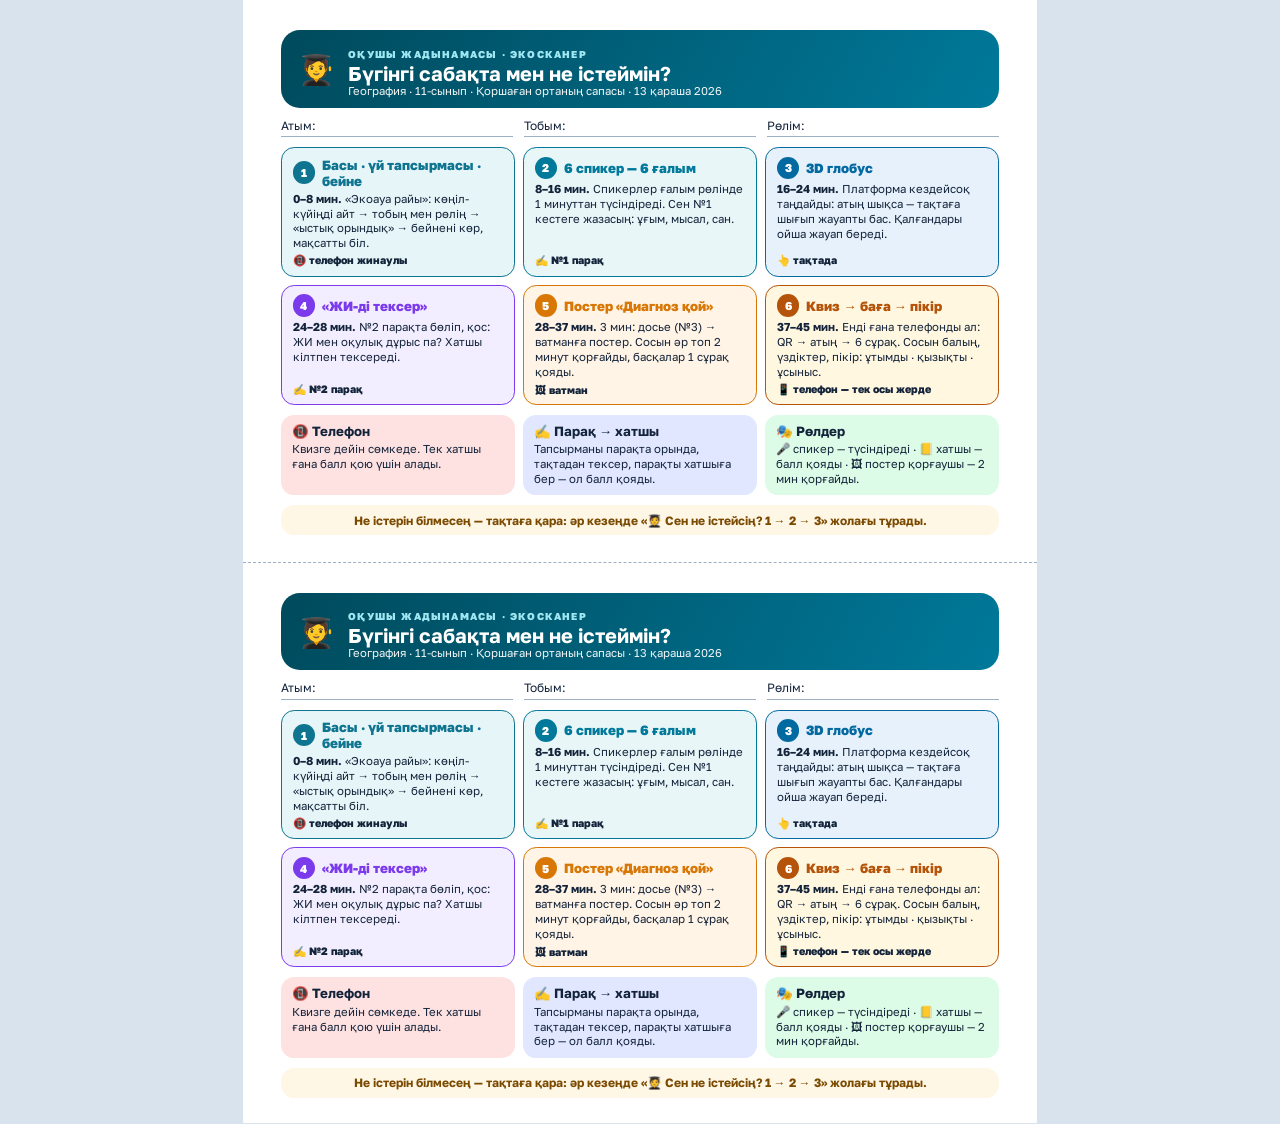
<file: print/zhadynama.html>
<!DOCTYPE html>
<html lang="kk"><head><meta charset="utf-8">
<title>Оқушы жадынамасы · Экосканер</title>
<link rel="stylesheet" href="../vendor/golos.css">
<script src="../data.js"></script>
<style>
@page{size:A4;margin:0}
*{box-sizing:border-box;margin:0;padding:0}
body{font-family:'Golos Text',sans-serif;color:#13233a;background:#d9e3ee;-webkit-print-color-adjust:exact;print-color-adjust:exact}
.page{width:210mm;height:297mm;background:#fff;margin:0 auto;display:grid;grid-template-rows:1fr 1fr}
@media print{body{background:#fff}}
.card{padding:8mm 10mm 7mm;display:flex;flex-direction:column;gap:2.6mm;position:relative}
.card+.card{border-top:.4mm dashed #9fb0c3}
.hd{display:flex;align-items:center;gap:3.5mm;background:linear-gradient(120deg,#004A5C,#00799A);color:#fff;border-radius:5mm;padding:3mm 4.5mm}
.hd .e{font-size:22pt}
.hd small{font-size:7.5pt;font-weight:800;letter-spacing:.12em;color:#9FE7F2}
.hd h1{font-size:15pt;line-height:1.1}
.hd p{font-size:8.5pt;opacity:.95}
.road{display:grid;grid-template-columns:repeat(3,1fr);gap:2.2mm}
.s{border-radius:3.5mm;padding:2.2mm 2.8mm;background:var(--b);border:.35mm solid var(--c);display:flex;flex-direction:column;gap:.8mm}
.s .t{display:flex;align-items:center;gap:1.8mm;font-weight:800;font-size:10pt;color:var(--c)}
.s .t i{font-style:normal;width:6mm;height:6mm;border-radius:50%;background:var(--c);color:#fff;display:grid;place-items:center;font-size:8.5pt;flex:none}
.s p{font-size:8.6pt;line-height:1.3}
.s .tl{margin-top:auto;font-size:8pt;font-weight:800}
.rules{display:grid;grid-template-columns:repeat(3,1fr);gap:2.2mm}
.r{border-radius:3.5mm;padding:2.2mm 2.8mm;font-size:8.6pt;line-height:1.3}
.r b{display:block;font-size:10pt;margin-bottom:.5mm}
.tip{background:#FFF7E6;border-radius:3.5mm;padding:2mm 3mm;font-size:9pt;font-weight:700;color:#7A4A00;text-align:center}
.me{display:flex;gap:3mm;font-size:9pt;align-items:center}
.me span{flex:1;border-bottom:.3mm solid #9fb0c3;padding-bottom:1mm}
</style></head><body>
<script>
const R = [
 ["#0E7490", "#E6F6F8", "0–8 мин", "Басы · үй тапсырмасы · бейне", "«Экоауа райы»: көңіл-күйіңді айт → тобың мен рөлің → «ыстық орындық» → бейнені көр, мақсатты біл.", "📵 телефон жинаулы"],
 ["#00799A", "#E8F6F8", "8–16 мин", "6 спикер — 6 ғалым", "Спикерлер ғалым рөлінде 1 минуттан түсіндіреді. Сен №1 кестеге жазасың: ұғым, мысал, сан.", "✍️ №1 парақ"],
 ["#0369A1", "#E6F1FB", "16–24 мин", "3D глобус", "Платформа кездейсоқ таңдайды: атың шықса — тақтаға шығып жауапты бас. Қалғандары ойша жауап береді.", "👆 тақтада"],
 ["#7C3AED", "#F3EEFF", "24–28 мин", "«ЖИ-ді тексер»", "№2 парақта бөліп, қос: ЖИ мен оқулық дұрыс па? Хатшы кілтпен тексереді.", "✍️ №2 парақ"],
 ["#D97706", "#FFF4E5", "28–37 мин", "Постер «Диагноз қой»", "3 мин: досье (№3) → ватманға постер. Сосын әр топ 2 минут қорғайды, басқалар 1 сұрақ қояды.", "🖼 ватман"],
 ["#B45309", "#FFF7E0", "37–45 мин", "Квиз → баға → пікір", "Енді ғана телефонды ал: QR → атың → 6 сұрақ. Сосын балың, үздіктер, пікір: ұтымды · қызықты · ұсыныс.", "📱 телефон — тек осы жерде"]
];
const card = () => `<div class="card">
  <div class="hd"><div class="e">🧑‍🎓</div><div><small>ОҚУШЫ ЖАДЫНАМАСЫ · ЭКОСКАНЕР</small><h1>Бүгінгі сабақта мен не істеймін?</h1><p>${DATA.lesson.subject} · ${DATA.lesson.topic} · ${DATA.lesson.date}</p></div></div>
  <div class="me"><span>Атым: </span><span>Тобым: </span><span>Рөлім: </span></div>
  <div class="road">${R.map((x, i) => `<div class="s" style="--c:${x[0]};--b:${x[1]}"><div class="t"><i>${i + 1}</i>${x[3]}</div><p><b>${x[2]}.</b> ${x[4]}</p><div class="tl">${x[5]}</div></div>`).join("")}</div>
  <div class="rules">
   <div class="r" style="background:#FEE2E2"><b>📵 Телефон</b>Квизге дейін сөмкеде. Тек хатшы ғана балл қою үшін алады.</div>
   <div class="r" style="background:#E0E7FF"><b>✍️ Парақ → хатшы</b>Тапсырманы парақта орында, тақтадан тексер, парақты хатшыға бер — ол балл қояды.</div>
   <div class="r" style="background:#DCFCE7"><b>🎭 Рөлдер</b>🎤 спикер — түсіндіреді · 📒 хатшы — балл қояды · 🖼 постер қорғаушы — 2 мин қорғайды.</div>
  </div>
  <div class="tip">Не істерін білмесең — тақтаға қара: әр кезеңде «🧑‍🎓 Сен не істейсің? 1 → 2 → 3» жолағы тұрады.</div>
</div>`;
document.body.innerHTML = `<section class="page">${card()}${card()}</section>`;
</script>
</body></html>
</file>
<file: vendor/geo-fonts.css>
@font-face{font-family:'Montserrat';font-style:normal;font-weight:700;font-display:swap;src:url(fonts2/montserrat-cyrillic-ext-700-normal.woff2) format('woff2');unicode-range:U+0460-052F,U+1C80-1C8A,U+20B4,U+2DE0-2DFF,U+A640-A69F,U+FE2E-FE2F}
@font-face{font-family:'Montserrat';font-style:normal;font-weight:700;font-display:swap;src:url(fonts2/montserrat-cyrillic-700-normal.woff2) format('woff2');unicode-range:U+0301,U+0400-045F,U+0490-0491,U+04B0-04B1,U+2116}
@font-face{font-family:'Montserrat';font-style:normal;font-weight:700;font-display:swap;src:url(fonts2/montserrat-latin-700-normal.woff2) format('woff2');unicode-range:U+0000-00FF,U+0131,U+0152-0153,U+02BB-02BC,U+02C6,U+02DA,U+02DC,U+0304,U+0308,U+0329,U+2000-206F,U+20AC,U+2122,U+2191,U+2193,U+2212,U+2215,U+FEFF,U+FFFD}
@font-face{font-family:'Montserrat';font-style:normal;font-weight:800;font-display:swap;src:url(fonts2/montserrat-cyrillic-ext-800-normal.woff2) format('woff2');unicode-range:U+0460-052F,U+1C80-1C8A,U+20B4,U+2DE0-2DFF,U+A640-A69F,U+FE2E-FE2F}
@font-face{font-family:'Montserrat';font-style:normal;font-weight:800;font-display:swap;src:url(fonts2/montserrat-cyrillic-800-normal.woff2) format('woff2');unicode-range:U+0301,U+0400-045F,U+0490-0491,U+04B0-04B1,U+2116}
@font-face{font-family:'Montserrat';font-style:normal;font-weight:800;font-display:swap;src:url(fonts2/montserrat-latin-800-normal.woff2) format('woff2');unicode-range:U+0000-00FF,U+0131,U+0152-0153,U+02BB-02BC,U+02C6,U+02DA,U+02DC,U+0304,U+0308,U+0329,U+2000-206F,U+20AC,U+2122,U+2191,U+2193,U+2212,U+2215,U+FEFF,U+FFFD}
@font-face{font-family:'Montserrat';font-style:normal;font-weight:900;font-display:swap;src:url(fonts2/montserrat-cyrillic-ext-900-normal.woff2) format('woff2');unicode-range:U+0460-052F,U+1C80-1C8A,U+20B4,U+2DE0-2DFF,U+A640-A69F,U+FE2E-FE2F}
@font-face{font-family:'Montserrat';font-style:normal;font-weight:900;font-display:swap;src:url(fonts2/montserrat-cyrillic-900-normal.woff2) format('woff2');unicode-range:U+0301,U+0400-045F,U+0490-0491,U+04B0-04B1,U+2116}
@font-face{font-family:'Montserrat';font-style:normal;font-weight:900;font-display:swap;src:url(fonts2/montserrat-latin-900-normal.woff2) format('woff2');unicode-range:U+0000-00FF,U+0131,U+0152-0153,U+02BB-02BC,U+02C6,U+02DA,U+02DC,U+0304,U+0308,U+0329,U+2000-206F,U+20AC,U+2122,U+2191,U+2193,U+2212,U+2215,U+FEFF,U+FFFD}
@font-face{font-family:'Nunito';font-style:normal;font-weight:600;font-display:swap;src:url(fonts2/nunito-cyrillic-ext-600-normal.woff2) format('woff2');unicode-range:U+0460-052F,U+1C80-1C8A,U+20B4,U+2DE0-2DFF,U+A640-A69F,U+FE2E-FE2F}
@font-face{font-family:'Nunito';font-style:normal;font-weight:600;font-display:swap;src:url(fonts2/nunito-cyrillic-600-normal.woff2) format('woff2');unicode-range:U+0301,U+0400-045F,U+0490-0491,U+04B0-04B1,U+2116}
@font-face{font-family:'Nunito';font-style:normal;font-weight:600;font-display:swap;src:url(fonts2/nunito-latin-600-normal.woff2) format('woff2');unicode-range:U+0000-00FF,U+0131,U+0152-0153,U+02BB-02BC,U+02C6,U+02DA,U+02DC,U+0304,U+0308,U+0329,U+2000-206F,U+20AC,U+2122,U+2191,U+2193,U+2212,U+2215,U+FEFF,U+FFFD}
@font-face{font-family:'Nunito';font-style:normal;font-weight:700;font-display:swap;src:url(fonts2/nunito-cyrillic-ext-700-normal.woff2) format('woff2');unicode-range:U+0460-052F,U+1C80-1C8A,U+20B4,U+2DE0-2DFF,U+A640-A69F,U+FE2E-FE2F}
@font-face{font-family:'Nunito';font-style:normal;font-weight:700;font-display:swap;src:url(fonts2/nunito-cyrillic-700-normal.woff2) format('woff2');unicode-range:U+0301,U+0400-045F,U+0490-0491,U+04B0-04B1,U+2116}
@font-face{font-family:'Nunito';font-style:normal;font-weight:700;font-display:swap;src:url(fonts2/nunito-latin-700-normal.woff2) format('woff2');unicode-range:U+0000-00FF,U+0131,U+0152-0153,U+02BB-02BC,U+02C6,U+02DA,U+02DC,U+0304,U+0308,U+0329,U+2000-206F,U+20AC,U+2122,U+2191,U+2193,U+2212,U+2215,U+FEFF,U+FFFD}
@font-face{font-family:'Nunito';font-style:normal;font-weight:800;font-display:swap;src:url(fonts2/nunito-cyrillic-ext-800-normal.woff2) format('woff2');unicode-range:U+0460-052F,U+1C80-1C8A,U+20B4,U+2DE0-2DFF,U+A640-A69F,U+FE2E-FE2F}
@font-face{font-family:'Nunito';font-style:normal;font-weight:800;font-display:swap;src:url(fonts2/nunito-cyrillic-800-normal.woff2) format('woff2');unicode-range:U+0301,U+0400-045F,U+0490-0491,U+04B0-04B1,U+2116}
@font-face{font-family:'Nunito';font-style:normal;font-weight:800;font-display:swap;src:url(fonts2/nunito-latin-800-normal.woff2) format('woff2');unicode-range:U+0000-00FF,U+0131,U+0152-0153,U+02BB-02BC,U+02C6,U+02DA,U+02DC,U+0304,U+0308,U+0329,U+2000-206F,U+20AC,U+2122,U+2191,U+2193,U+2212,U+2215,U+FEFF,U+FFFD}
</file>
<file: style.css>
:root{
  --ink:#0B2545;--ink2:#2B4A46;--mut:#5B7470;--line:#E1EBE8;--bg:#F4F9F8;
  --em:#00799A;--em2:#10B981;--sky:#0EA5E9;--amb:#F5B700;--red:#DC2626;
  --g1:linear-gradient(120deg,#0B2545 0%,#00799A 40%,#0E9F8E 65%,#0EA5E9 100%);
  --sh:0 1px 2px rgba(11,37,69,.06),0 22px 44px -26px rgba(11,37,69,.45);
  --d:"Montserrat",system-ui,sans-serif;--b:"Inter",system-ui,sans-serif;
}
*{box-sizing:border-box}[hidden]{display:none!important}
html,body{margin:0;height:100%;background:var(--bg);color:var(--ink);font-family:var(--b);-webkit-font-smoothing:antialiased;overflow:hidden}
button{font:inherit;color:inherit;cursor:pointer;border:0;background:none}
h1,h2,h3,h4{font-family:var(--d);margin:0;letter-spacing:-.01em}
p{margin:0}
.aurora{position:fixed;inset:0;z-index:0;background:radial-gradient(1000px 600px at 90% -10%,rgba(14,165,233,.18),transparent 60%),radial-gradient(900px 600px at -10% 110%,rgba(16,185,129,.16),transparent 60%),linear-gradient(180deg,#F7FBFA,#EAF4F2)}
.aurora i{position:absolute;width:40vw;height:40vw;border-radius:50%;filter:blur(80px);opacity:.35;animation:au 26s ease-in-out infinite alternate}
.aurora i:nth-child(1){background:#7dd3fc;left:-10vw;top:-10vw}.aurora i:nth-child(2){background:#6ee7b7;right:-12vw;bottom:-14vw;animation-duration:32s}.aurora i:nth-child(3){background:#fde68a;left:40vw;top:50vh;opacity:.18;animation-duration:38s}
@keyframes au{to{transform:translate(6vw,4vw) scale(1.1)}}

/* ---------- тақта кенебі 1600×900 ---------- */
#stageWrap{position:fixed;inset:0;z-index:1;display:grid;place-items:center}
#canvas{position:absolute;left:50%;top:50%;width:1600px;height:900px;transform-origin:center center;display:flex;flex-direction:column}
.bar{height:82px;margin:14px 18px 0;display:flex;align-items:center;gap:16px;padding:0 16px;background:rgba(255,255,255,.88);border:1px solid var(--line);border-radius:22px;box-shadow:var(--sh);backdrop-filter:blur(12px)}
.case{display:flex;align-items:center;gap:12px;flex:none}
.case-no{font:900 16px var(--d);color:#fff;background:linear-gradient(135deg,#B45309,#F5B700);padding:8px 12px;border-radius:12px;letter-spacing:.06em;box-shadow:0 8px 18px -10px #B45309}
.case-t{display:flex;flex-direction:column;line-height:1.15}.case-t b{font:800 16px var(--d)}.case-t small{color:var(--mut);font-size:12px;font-weight:600}
.road{flex:1;display:flex;gap:6px;align-items:center;min-width:0}
.road .pt{flex:1;display:flex;flex-direction:column;gap:5px;min-width:0}
.road .pt>b{font:800 11px var(--d);letter-spacing:.08em;text-transform:uppercase;color:var(--mut);white-space:nowrap;overflow:hidden;text-overflow:ellipsis}
.road .dots{display:flex;gap:4px}
.road .dots button{flex:1;height:10px;border-radius:5px;background:#E3ECEA;transition:all .3s}
.road .dots button.done{background:#9FDCC6}.road .dots button.on{background:linear-gradient(90deg,var(--em),var(--sky));box-shadow:0 0 0 3px rgba(14,165,233,.2)}
.road .pt.on>b{color:var(--em)}
.bar-r{display:flex;align-items:center;gap:8px;flex:none}
.ring{position:relative;width:60px;height:60px}.ring svg{width:100%;height:100%;transform:rotate(-90deg)}
.ring .rb{fill:none;stroke:#E3ECEA;stroke-width:6}.ring .rf{fill:none;stroke:var(--em);stroke-width:6;stroke-linecap:round;stroke-dasharray:176;transition:stroke-dashoffset .5s,stroke .3s}
.ring b{position:absolute;inset:0;display:grid;place-items:center;font:800 13px var(--d)}
.ring.warn .rf{stroke:var(--amb)}.ring.end .rf{stroke:var(--red)}
.ib{width:44px;height:44px;border-radius:12px;background:#fff;border:1px solid var(--line);font:800 14px var(--d);display:grid;place-items:center}
.ib:hover{border-color:var(--em)}
#play.on{background:var(--em);color:#fff;border-color:var(--em)}
.clock{display:flex;flex-direction:column;align-items:center;padding:4px 12px;border-radius:12px;background:#F2F7F6;border:1px solid var(--line);line-height:1.1}.clock b{font:900 18px var(--d)}.clock small{font-size:10px;color:var(--mut);font-weight:700}
main#main{flex:1;position:relative;margin:14px 18px;min-height:0}
.foot{height:58px;margin:0 18px 14px;display:flex;align-items:center;gap:14px}
.foot-c{flex:1;text-align:center;display:flex;flex-direction:column;line-height:1.2}.foot-c span{font:700 12px var(--d);letter-spacing:.1em;text-transform:uppercase;color:var(--mut)}.foot-c b{font:800 16px var(--d)}
.nav{height:48px;padding:0 22px;border-radius:14px;background:#fff;border:1px solid var(--line);font:800 15px var(--d);box-shadow:var(--sh)}
.nav.pri{background:linear-gradient(135deg,var(--em),var(--em2));color:#fff;border:0}

/* ---------- кезең ---------- */
.st{position:absolute;inset:0;display:flex;flex-direction:column;gap:16px;animation:stin .6s cubic-bezier(.2,.8,.2,1)}
@keyframes stin{from{opacity:0;transform:translateY(16px)}}
.hd{position:relative;overflow:hidden;padding:20px 28px 22px;border-radius:24px;background:var(--g1);color:#fff;box-shadow:0 26px 50px -30px rgba(11,37,69,.9);flex:none}
.hd::after{content:"";position:absolute;inset:auto 0 0 0;height:46px;background:url("data:image/svg+xml,%3Csvg xmlns='http://www.w3.org/2000/svg' viewBox='0 0 1200 60' preserveAspectRatio='none'%3E%3Cpath d='M0 30 C200 0 400 60 600 30 C800 0 1000 60 1200 30 V60 H0Z' fill='%23fff' fill-opacity='.10'/%3E%3C/svg%3E") 0 100%/1200px 46px repeat-x;animation:wv 16s linear infinite}
@keyframes wv{to{background-position:-1200px 100%}}
.hd .k{display:inline-flex;gap:8px;align-items:center;font:700 12px var(--d);letter-spacing:.14em;text-transform:uppercase;background:rgba(255,255,255,.14);border:1px solid rgba(255,255,255,.35);padding:6px 12px;border-radius:999px}
.hd h2{font-size:36px;font-weight:800;margin-top:10px}
.hd p{margin-top:6px;color:#DDF5EF;font-size:16px;max-width:1150px}
.hd .tag{position:absolute;right:26px;top:22px;font:900 14px var(--d);letter-spacing:.08em;color:#3b2a00;background:linear-gradient(135deg,#FDE68A,#F5B700);padding:10px 16px;border-radius:12px;transform:rotate(3deg);box-shadow:0 10px 20px -10px rgba(0,0,0,.5)}
.body{flex:1;min-height:0;display:grid;gap:16px}
.card{background:#fff;border:1px solid var(--line);border-radius:22px;padding:20px 22px;box-shadow:var(--sh);min-height:0;position:relative}
.card h3{font-size:20px;font-weight:800;margin-bottom:10px}
.lbl{font:800 11px var(--d);letter-spacing:.12em;text-transform:uppercase;color:var(--em)}
.big{font:900 54px var(--d);letter-spacing:-.02em;line-height:1}
.muted{color:var(--mut)}.sm{font-size:13px}
.src{position:absolute;right:18px;bottom:12px;font-size:12px;color:var(--mut);font-weight:600}
.btn{display:inline-flex;align-items:center;gap:8px;height:46px;padding:0 20px;border-radius:12px;font:800 15px var(--d);background:linear-gradient(135deg,var(--em),var(--em2));color:#fff;box-shadow:0 12px 24px -14px rgba(15,118,110,.9)}
.btn.lt{background:#fff;color:var(--ink);border:1px solid var(--line);box-shadow:none}
.btn.am{background:linear-gradient(135deg,#F59E0B,#F5B700);color:#2b1d00}
.pill{display:inline-block;font:700 13px var(--b);padding:6px 12px;border-radius:999px;background:#EAF6F3;color:var(--em);border:1px solid #CFEBE2}
.qr-wrap{display:flex;flex-direction:column;align-items:center;gap:8px}
.qr-wrap svg{width:100%;height:auto;display:block}
.qrbox{width:200px;padding:10px;background:#fff;border-radius:18px;border:1px solid var(--line);box-shadow:var(--sh)}
.live{display:flex;gap:10px;flex-wrap:wrap}.live div{flex:1;min-width:90px;background:#F4F9F8;border:1px solid var(--line);border-radius:14px;padding:10px 12px}.live b{font:900 26px var(--d);display:block}.live small{font-size:12px;color:var(--mut);font-weight:600}

/* welcome */
.wel{grid-template-columns:1.35fr 1fr}
.folder{position:relative;border-radius:26px;padding:34px 38px;background:linear-gradient(160deg,#FFFDF5,#FFF6DB);border:1px solid #F3E2A9;box-shadow:var(--sh);overflow:hidden}
.folder::before{content:"";position:absolute;left:34px;top:-1px;width:180px;height:16px;background:#F5D97A;border-radius:0 0 12px 12px}
.folder .stamp{position:absolute;right:30px;top:30px;font:900 20px var(--d);color:#B91C1C;border:4px solid #B91C1C;border-radius:12px;padding:8px 14px;transform:rotate(-10deg);opacity:.85;animation:stamp .7s .4s cubic-bezier(.3,1.6,.5,1) both}
@keyframes stamp{from{transform:rotate(-10deg) scale(2.4);opacity:0}}
.folder h1{font-size:54px;font-weight:900;line-height:1.02;margin-top:14px}
.folder h1 span{background:linear-gradient(90deg,var(--em),var(--sky));-webkit-background-clip:text;background-clip:text;color:transparent}
.folder .gr{font:700 22px var(--d);color:var(--ink2);margin-top:14px}
.folder .meta{display:flex;flex-wrap:wrap;gap:8px;margin-top:18px}
.folder .city{position:absolute;left:0;right:0;bottom:0;height:230px;opacity:.95;-webkit-mask:linear-gradient(transparent,#000 40%);mask:linear-gradient(transparent,#000 40%)}
.folder .city svg{width:100%;height:100%}
.join{display:flex;flex-direction:column;gap:14px;align-items:center;text-align:center}
.groups{display:flex;flex-direction:column;gap:8px;width:100%}
.groups div{display:flex;align-items:center;gap:10px;padding:10px 14px;border-radius:14px;background:#F4F9F8;border:1px solid var(--line);font-weight:700}.groups i{font-style:normal;font-size:20px}

/* goals, rules, assess */
.cols2{grid-template-columns:1.2fr 1fr}
.obj{display:flex;flex-direction:column;gap:10px}
.obj li{list-style:none;display:flex;gap:14px;align-items:flex-start;padding:12px 14px;border-radius:14px;background:#F7FBFA;border:1px solid var(--line);font-size:17px;font-weight:600;animation:rise .5s both}
.obj li b{flex:none;width:34px;height:34px;border-radius:10px;display:grid;place-items:center;color:#fff;background:linear-gradient(135deg,var(--em),var(--sky));font:900 15px var(--d)}
@keyframes rise{from{opacity:0;transform:translateY(14px)}}
.tiers{display:flex;flex-direction:column;gap:10px}.tiers div{padding:14px 16px;border-radius:16px;border-left:6px solid var(--em2);background:#F7FBFA;font-size:17px;animation:rise .5s both}.tiers div:nth-child(2){border-color:var(--sky)}.tiers div:nth-child(3){border-color:var(--amb)}
.rules{grid-template-columns:repeat(5,1fr)}
.rule{display:flex;flex-direction:column;align-items:center;text-align:center;gap:12px;padding:30px 18px;animation:rise .5s both}
.rule .ic{width:96px;height:96px;border-radius:28px;display:grid;place-items:center;font-size:48px;background:linear-gradient(160deg,#EAF6F3,#DDF0FB);box-shadow:inset 0 0 0 1px var(--line)}
.rule h4{font-size:19px;font-weight:800}.rule p{color:var(--mut);font-size:15px}
.crit{display:flex;flex-direction:column;gap:10px}.crit div{display:flex;gap:14px;align-items:center;padding:12px 14px;border-radius:14px;background:#F7FBFA;border:1px solid var(--line);font-size:17px;font-weight:600}
.crit b{flex:none;font:900 18px var(--d);color:#fff;background:linear-gradient(135deg,var(--em),var(--sky));padding:6px 12px;border-radius:10px}
.pbars{display:flex;flex-direction:column;gap:12px}.pbar{display:grid;grid-template-columns:230px 1fr 50px;gap:12px;align-items:center;font-weight:700}
.pbar i{height:16px;border-radius:8px;background:linear-gradient(90deg,var(--em2),var(--sky));animation:grow 1.2s both}@keyframes grow{from{width:0!important}}
.scale{display:grid;grid-template-columns:repeat(3,1fr);gap:10px;margin-top:16px}.scale div{padding:12px;border-radius:14px;text-align:center;font-weight:800}

/* brief */
.brief{grid-template-rows:1fr auto}
.bnav{display:flex;gap:8px;align-items:center;justify-content:center}
.bnav button{padding:8px 14px;border-radius:12px;background:#fff;border:1px solid var(--line);font:700 13px var(--d)}.bnav button.on{background:var(--em);color:#fff;border-color:var(--em)}
.bs{display:grid;gap:16px;min-height:0;animation:stin .5s both}
.diag{position:relative;display:grid;grid-template-columns:1fr 1.2fr 1fr;grid-template-rows:1fr 1fr;gap:18px;height:100%}
.diag .c{grid-column:2;grid-row:1/3;align-self:center;text-align:center;padding:30px;border-radius:30px;background:var(--g1);color:#fff;font:800 26px var(--d);box-shadow:var(--sh)}
.tile{border-radius:24px;padding:22px;color:#fff;display:flex;flex-direction:column;justify-content:center;gap:8px;font:800 24px var(--d);box-shadow:var(--sh);animation:pop .6s cubic-bezier(.3,1.5,.5,1) both}
.tile i{font-style:normal;font-size:52px}
@keyframes pop{from{opacity:0;transform:scale(.7)}}
.def{font-size:21px;line-height:1.5;font-weight:600}
.def b{color:var(--em)}
.norms{display:grid;grid-template-columns:repeat(4,1fr);gap:12px}.norms div{padding:18px 14px;border-radius:16px;text-align:center;font:800 17px var(--d);background:#F4F9F8;border:1px solid var(--line);animation:pop .5s both}
.haz{display:grid;grid-template-columns:repeat(4,1fr);gap:12px}.haz div{border-radius:18px;padding:16px;color:#fff;animation:pop .5s both}.haz b{font:900 36px var(--d);display:block}
.gtab{display:grid;grid-template-columns:repeat(4,1fr);gap:12px}.gtab div{border-radius:20px;padding:20px;color:#fff;animation:pop .5s both}.gtab b{font:900 26px var(--d);display:block;margin-bottom:8px}.gtab span{display:block;font-weight:700;font-size:17px}
.flow{display:flex;align-items:stretch;gap:12px}.flow div{flex:1;padding:20px;border-radius:20px;background:#fff;border:1px solid var(--line);box-shadow:var(--sh);animation:pop .5s both}.flow b{font:900 40px var(--d);color:var(--em);display:block}.flow span{font:800 18px var(--d)}.flow .ar{flex:none;align-self:center;font:900 30px var(--d);color:var(--sky);background:none;border:0;box-shadow:none;padding:0}
.facts{display:grid;grid-template-columns:repeat(3,1fr);gap:12px}.facts div{padding:14px 16px;border-radius:16px;background:#fff;border:1px solid var(--line);animation:pop .5s both}.facts b{font:900 28px var(--d);color:var(--em);display:block}.facts span{font-weight:700;font-size:15px;display:block}.facts small{color:var(--mut);font-size:12.5px}
.chart svg{width:100%;height:auto;display:block}.chart .ax{font:600 13px var(--b);fill:#5B7470}.chart .val{font:800 14px var(--d);fill:#0B2545}.chart .bnd{font:700 12px var(--b);fill:#9a5a3a}
.ch-line{stroke-dasharray:1;stroke-dashoffset:1;animation:dl 2.2s ease forwards}@keyframes dl{to{stroke-dashoffset:0}}
.ch-bar{animation:gb 1.3s cubic-bezier(.3,1.3,.5,1) both}@keyframes gb{from{transform:scaleY(0)}}
video{width:100%;height:100%;object-fit:contain;background:#000;border-radius:18px}
.scene{border-radius:20px;overflow:hidden;border:1px solid var(--line)}.scene svg{width:100%;height:100%;display:block}

/* тапсырма + тірі нәтиже */
.task{grid-template-columns:1fr 290px}
.side{display:flex;flex-direction:column;gap:12px}
.side .qrbox{width:100%}
.res{display:flex;flex-direction:column;gap:8px}
/* e1 */
.bank{display:flex;flex-wrap:wrap;gap:8px;min-height:60px;padding:10px;border-radius:16px;border:2px dashed #CFE3DE;background:#FAFDFC}
.chip{padding:10px 14px;border-radius:12px;background:#fff;border:1px solid var(--line);font-weight:700;font-size:15px;box-shadow:0 6px 12px -10px rgba(0,0,0,.4);transition:transform .15s}
.chip.sel{outline:3px solid var(--sky);transform:translateY(-2px)}.chip.ok{background:#E8F8F1;border-color:#86EFAC}.chip.no{background:#FDECEC;border-color:#FCA5A5}
.cats{display:grid;grid-template-columns:repeat(4,1fr);gap:12px;flex:1}
.cat{border-radius:18px;padding:12px;background:#F7FBFA;border:2px solid var(--line);display:flex;flex-direction:column;gap:8px;min-height:180px;transition:border-color .2s}
.cat h4{font-size:17px;font-weight:800}.cat.hot{border-color:var(--sky);background:#EFF8FE}
/* e2 / e5 / e3 questions */
.qs{display:flex;flex-direction:column;gap:10px;overflow:auto}
.q{padding:12px 14px;border-radius:16px;background:#F7FBFA;border:1px solid var(--line)}
.q p{font-weight:700;font-size:16px;margin-bottom:8px}
.opts{display:flex;flex-wrap:wrap;gap:8px}
.opt{padding:9px 14px;border-radius:12px;background:#fff;border:1px solid var(--line);font-weight:700;font-size:14px}
.opt.ok{background:#16A34A;color:#fff;border-color:#16A34A}.opt.no{background:#DC2626;color:#fff;border-color:#DC2626}.opt.dim{opacity:.5}
.exp{margin-top:8px;font-size:14px;color:var(--ink2);font-weight:600}
.score{font:900 22px var(--d);color:var(--em)}
/* e3 lab */
.lab-r{padding:14px 16px;border-radius:16px;background:#F7FBFA;border:1px solid var(--line)}
.lab-r .h{display:flex;justify-content:space-between;font-weight:800;font-size:17px}.lab-r .h span{color:var(--mut);font-weight:600}
.lab-r input{width:100%;accent-color:var(--em);height:26px;margin:8px 0 2px}
.lab-r .v{font:900 22px var(--d);color:var(--em)}
.lab-f{font:800 24px/1.6 var(--d)}.lab-f .ok{color:var(--em)}.lab-f .bad{color:var(--red)}
.meter{position:relative;height:30px;border-radius:15px;background:#EEF3F2;overflow:hidden}.meter i{display:block;height:100%;border-radius:15px;transition:width .4s}.meter .one{position:absolute;left:50%;top:0;bottom:0;border-left:3px dashed var(--ink);padding-left:8px;font:800 12px var(--d);line-height:30px}
.verd{margin-top:10px;font:800 18px var(--d);padding:10px 14px;border-radius:12px}.verd.ok{background:#E8F8F1;color:var(--em)}.verd.bad{background:#FDECEC;color:#B91C1C}
/* e4 */
.tabs{display:flex;gap:8px}.tabs button{padding:10px 16px;border-radius:12px;background:#fff;border:1px solid var(--line);font:800 14px var(--d)}.tabs button.on{background:var(--ink);color:#fff;border-color:var(--ink)}
.chat{flex:1;min-height:0;overflow:auto;border-radius:20px;padding:18px;background:linear-gradient(160deg,#0B2545,#0F4C47);display:flex;flex-direction:column;gap:12px}
.chat .ai{align-self:center;font:700 12px var(--d);letter-spacing:.1em;color:#FDE68A;text-transform:uppercase}
.msg{max-width:88%;padding:12px 16px;border-radius:18px;font-size:16px;line-height:1.5}
.msg.q{align-self:flex-end;background:var(--amb);color:#2b1d00;font-weight:700}
.msg.a{align-self:flex-start;background:#fff}
.sent{cursor:pointer;border-radius:6px;padding:1px 3px;transition:background .2s}.sent:hover{background:#FEF3C7}
.sent.err{background:#FDECEC;text-decoration:line-through;text-decoration-color:var(--red)}.sent.fine{background:#E8F8F1}
.fix{display:block;margin:6px 0 10px;padding:10px 12px;border-radius:12px;background:#FFFBEB;border:1px solid #FDE68A;font-size:14px}
.fix .opts{margin-top:6px}
/* verdict */
.ver{grid-template-columns:1fr 1fr 1.1fr}
.lead{display:flex;flex-direction:column;gap:8px}.lead div{display:grid;grid-template-columns:34px 1fr 60px;align-items:center;gap:8px;padding:10px 12px;border-radius:12px;background:#F7FBFA;border:1px solid var(--line);font-weight:700}
.lead div:nth-child(1){background:#FFF7DB;border-color:#FDE68A}.lead i{font-style:normal;font:900 18px var(--d);color:var(--em)}.lead span:last-child{text-align:right;font:900 18px var(--d)}
.gbars{display:flex;flex-direction:column;gap:12px}.gb{display:grid;grid-template-columns:150px 1fr 50px;gap:10px;align-items:center;font-weight:700}.gb .tr{height:22px;border-radius:11px;background:#EEF3F2;overflow:hidden}.gb .tr i{display:block;height:100%;border-radius:11px;transition:width .8s}
.vlist{display:flex;flex-direction:column;gap:10px}.vlist div{padding:12px 14px;border-radius:14px;background:#F7FBFA;border-left:5px solid var(--em2);font-size:16px;font-weight:600;animation:rise .5s both}
.closed{position:absolute;right:24px;bottom:20px;font:900 22px var(--d);color:#B91C1C;border:4px solid #B91C1C;border-radius:12px;padding:8px 14px;transform:rotate(-8deg);animation:stamp .7s 1.6s cubic-bezier(.3,1.6,.5,1) both}
/* feedback */
.fb{grid-template-columns:1fr 1.25fr}
.sky{display:grid;grid-template-columns:repeat(4,1fr);gap:10px}.sky button{padding:14px 8px;border-radius:16px;border:1px solid var(--line);display:flex;flex-direction:column;align-items:center;gap:6px;font-weight:700;font-size:14px}
.sky button i{font-style:normal;font-size:38px}.sky button b{font:900 24px var(--d)}
.sky button:nth-child(1){background:#EFEDEA}.sky button:nth-child(2){background:#EEF5F9}.sky button:nth-child(3){background:#EAF7FF}.sky button:nth-child(4){background:#E9FBF1}
.wall{display:grid;grid-template-columns:repeat(2,1fr);gap:10px;overflow:auto;align-content:start}
.note{padding:12px 14px;border-radius:16px;background:#FFFDF2;border:1px solid #FDE68A;font-size:14.5px;animation:pop .5s both}.note b{display:block;font-family:var(--d);font-size:13px;color:var(--em)}.note .st{color:#F59E0B}
.inp,textarea{width:100%;font:inherit;font-size:15px;padding:11px 13px;border-radius:12px;border:1px solid #CFE3DE;background:#fff}
textarea{min-height:70px;resize:vertical}
.stars{display:flex;gap:4px}.stars button{font-size:28px;filter:grayscale(1);opacity:.4}.stars button.on{filter:none;opacity:1}
/* home, bye */
.hw{grid-template-columns:repeat(3,1fr)}.hw .card{display:flex;flex-direction:column;gap:12px;animation:rise .5s both}.hw .lv{align-self:flex-start}
.bye{display:grid;grid-template-columns:1fr 1.1fr;gap:16px}
.bye .w{display:flex;flex-direction:column;justify-content:center;gap:18px;padding:40px}
.bye h1{font-size:64px;font-weight:900;background:linear-gradient(90deg,var(--em),var(--sky));-webkit-background-clip:text;background-clip:text;color:transparent}
.bye .wish{font:700 26px/1.45 var(--d);color:var(--ink2)}

/* модаль, overlay, toast */
.modal{position:fixed;inset:0;z-index:50;background:rgba(11,37,69,.45);display:grid;place-items:center;backdrop-filter:blur(4px)}
.mbox{position:relative;background:#fff;border-radius:24px;padding:26px;width:min(520px,92vw);max-height:90vh;overflow:auto;text-align:center;box-shadow:var(--sh)}
.mbox.wide{width:min(860px,94vw);text-align:left}
.mbox .x{position:absolute;right:14px;top:12px;font-size:20px}
#qrBig{width:min(380px,80vw);margin:14px auto}
.mono{font:600 12px ui-monospace,monospace;color:var(--mut);word-break:break-all}
.over{position:fixed;inset:0;z-index:60;background:rgba(11,37,69,.55);display:grid;place-items:center;backdrop-filter:blur(6px)}
.over .ob{background:#fff;border-radius:28px;padding:34px 48px;text-align:center;box-shadow:var(--sh)}
.over .ob b{display:block;font:900 96px var(--d);color:var(--em)}
.toast{position:fixed;left:50%;bottom:28px;transform:translate(-50%,120px);z-index:70;background:var(--ink);color:#fff;padding:12px 20px;border-radius:14px;font-weight:700;transition:transform .35s}
.toast.on{transform:translate(-50%,0)}
.gear-grid{display:grid;grid-template-columns:repeat(2,1fr);gap:12px;margin-top:14px}
.gear-grid button{text-align:left;padding:14px 16px;border-radius:14px;border:1px solid var(--line);background:#F7FBFA}.gear-grid b{display:block;font-family:var(--d)}.gear-grid small{color:var(--mut)}
.kmj table{width:100%;border-collapse:collapse;font-size:13.5px}.kmj td,.kmj th{border:1px solid var(--line);padding:7px 9px;vertical-align:top;text-align:left}.kmj th{background:#EAF6F3}

/* ---------- ТЕЛЕФОН ---------- */
body.ph{overflow:auto}
body.ph #stageWrap{display:none}
#phone{position:relative;z-index:1;max-width:560px;margin:0 auto;padding:14px 14px 40px;display:flex;flex-direction:column;gap:14px}
.ph-top{display:flex;align-items:center;gap:10px;padding:10px 12px;border-radius:18px;background:#fff;border:1px solid var(--line);box-shadow:var(--sh)}
.ph-top .me{flex:1;font-weight:800}.ph-top .sc{font:900 18px var(--d);color:var(--em)}
.ph-h{padding:16px 18px;border-radius:20px;background:var(--g1);color:#fff}.ph-h small{font:700 11px var(--d);letter-spacing:.12em;text-transform:uppercase;opacity:.85}.ph-h h2{font-size:22px;margin-top:4px}
.ph .card{padding:16px}
.ph .cats{grid-template-columns:1fr 1fr}
.ph .cat{min-height:110px}
.ph-list{display:flex;flex-direction:column;gap:8px}.ph-list button{text-align:left;padding:14px 16px;border-radius:14px;background:#fff;border:1px solid var(--line);font-weight:700;display:flex;justify-content:space-between}
.ph-list button.now{border-color:var(--em);background:#EAF6F3}
.gpick{display:flex;flex-direction:column;gap:8px}.gpick button{padding:14px;border-radius:14px;border:2px solid var(--line);background:#fff;font-weight:800;text-align:left}.gpick button.on{border-color:var(--em);background:#EAF6F3}
.follow{font-size:13px;color:var(--mut);text-align:center}
/* Gemini видеосы — кинематографиялық фон */
.folder.vid{background:#06222A;border-color:rgba(255,255,255,.18);color:#fff}
.folder.vid .fv{position:absolute;inset:0;width:100%;height:100%;object-fit:cover;z-index:0}
.folder.vid .fshade{position:absolute;inset:0;z-index:0;background:linear-gradient(100deg,rgba(4,28,34,.92) 0%,rgba(4,28,34,.72) 45%,rgba(4,28,34,.15) 100%),linear-gradient(0deg,rgba(4,28,34,.7),transparent 45%)}
.folder.vid>*:not(.fv):not(.fshade){position:relative;z-index:1}
.folder.vid .stamp{position:absolute}
.folder.vid h1{color:#fff}.folder.vid h1 span{background:linear-gradient(90deg,#7FDBEA,#7DD3FC);-webkit-background-clip:text;background-clip:text;color:transparent}
.folder.vid .lbl{color:#A7F3D0}.folder.vid .gr{color:#E2F3F1}.folder.vid .muted{color:#CDE3E0!important}
.folder.vid .pill{background:rgba(255,255,255,.14);color:#fff;border:1px solid rgba(255,255,255,.25);backdrop-filter:blur(6px)}
.vcard{position:relative;overflow:hidden}.vcard video{position:absolute;inset:0;width:100%;height:100%;object-fit:cover}
.vcard .vcap{position:absolute;left:20px;right:20px;bottom:20px;padding:14px 20px;border-radius:16px;background:rgba(4,28,34,.68);backdrop-filter:blur(8px);color:#fff;font:700 22px var(--d)}.vcard .vcap b{color:#FCD34D}
.body>*{min-height:0}.task>.card,.task>aside{min-height:0;overflow:auto}
.rule{justify-content:center;position:relative;overflow:hidden}
.rule .ic{width:96px!important;height:96px!important;font-size:50px!important}
.rule h4{font-size:22px!important}.rule p{font-size:16px!important;line-height:1.5}
.rule::after{content:attr(data-n);position:absolute;right:14px;bottom:-18px;font:900 120px var(--d);color:rgba(15,118,110,.07)}
.wel .folder{min-height:0}
.folder.vid .stamp{position:absolute!important;z-index:2;top:30px!important;right:34px!important;left:auto!important;bottom:auto!important;width:auto!important;height:auto!important;color:#FECDD3!important;border-color:#F43F5E!important;background:rgba(80,0,16,.35);text-shadow:0 0 14px rgba(244,63,94,.7)}
/* ===== 3D иконкалар мен инфографика ===== */
.e3{height:1.25em;width:auto;vertical-align:-.26em;display:inline-block;filter:drop-shadow(0 3px 3px rgba(0,50,50,.22));user-select:none}
@keyframes fl{0%,100%{transform:translateY(0) rotate(0) scale(1)}50%{transform:translateY(-9%) rotate(-5deg) scale(1.04)}}
@keyframes spin3{0%,100%{transform:perspective(500px) rotateY(-14deg) translateY(0)}50%{transform:perspective(500px) rotateY(14deg) translateY(-6%)}}
.rule .ic .e3,.tile i .e3,.sky i .e3,.fi .e3,.big3 .e3,.gi .e3,.groups i .e3,.diag .e3{animation:fl 3.6s ease-in-out infinite;filter:drop-shadow(0 10px 8px rgba(0,40,40,.28))}
.rule:nth-child(2n) .e3,.tile:nth-child(2n) .e3,.sky button:nth-child(2n) .e3,.facts div:nth-child(2n) .e3{animation-delay:-1.4s}
.rule:nth-child(3n) .e3,.facts div:nth-child(3n) .e3{animation-delay:-2.4s}
.rule .ic{background:radial-gradient(circle at 50% 35%,#fff,#E3F3F0 70%)!important;box-shadow:inset 0 -6px 14px rgba(15,118,110,.12),0 10px 24px rgba(15,118,110,.14)!important}
.rule .ic .e3{height:68px}
.tile i .e3{height:84px}.tile{position:relative;overflow:hidden}
.tile::before,.gtab div::before,.haz div::before,.diag .c::before{content:"";position:absolute;inset:0;background:linear-gradient(115deg,transparent 30%,rgba(255,255,255,.35) 45%,transparent 60%);transform:translateX(-120%);animation:shine 5s ease-in-out infinite;pointer-events:none}
@keyframes shine{0%,60%{transform:translateX(-120%)}100%{transform:translateX(120%)}}
.tile,.gtab div,.haz div{box-shadow:inset 0 2px 0 rgba(255,255,255,.35),inset 0 -10px 18px rgba(0,0,0,.14),0 9px 0 rgba(0,0,0,.14),0 22px 34px rgba(0,40,40,.18)!important;position:relative;overflow:hidden}
.diag .c{position:relative;overflow:hidden;animation:spin3 7s ease-in-out infinite}
.sky button i .e3{height:56px}
.facts div{position:relative;padding-left:84px!important;min-height:92px}.fi{position:absolute;left:12px;top:50%;margin-top:-30px;font-style:normal}.fi .e3{height:60px}
.big3{font-size:0}.big3 .e3{height:92px}.hwc{align-items:flex-start}
.gtab .gi{font-style:normal;float:right}.gtab .gi .e3{height:58px;margin:-6px -4px 0 0}
.groups i .e3{height:30px}
.obj li .e3{height:1.5em;vertical-align:-.4em}
.tiers .e3{height:1.6em;vertical-align:-.45em}
.cat h4 .e3{height:1.6em}
.chip .e3,.opt .e3{height:1.2em}
.ch-bar{animation:barUp .9s cubic-bezier(.3,1.3,.5,1) both}@keyframes barUp{from{transform:scaleY(0)}}
.ch-area{animation:fadeA 1.4s .4s both}@keyframes fadeA{from{opacity:0}}
.flow div .e3{height:44px;display:block;margin:4px 0 6px;animation:fl 3.6s ease-in-out infinite}
.norms div .e3{height:46px;display:block;margin:0 auto 8px;animation:fl 4s ease-in-out infinite}
.haz div .e3{height:34px}
.vlist .e3{height:1.6em;vertical-align:-.45em}
.ph .e3{vertical-align:-.3em}
.gpick .e3{height:1.5em}

.facts{gap:10px}.facts div{padding:10px 12px 10px 70px!important;min-height:0}.fi{left:10px;margin-top:-24px}.fi .e3{height:48px}.facts b{font-size:24px}
.bs{min-height:0;overflow:hidden}.bs .facts div{min-height:0}.bs .facts small{display:none}
/* Уақыт бітті — жұмсақ хабар жолағы (бетті жаппайды, өзі ауыспайды) */
#over.overbar{position:fixed;inset:auto 0 96px 0;display:flex;justify-content:center;background:none;backdrop-filter:none;pointer-events:none;z-index:60}
#over.overbar[hidden]{display:none}
#over .obar{pointer-events:auto;display:flex;align-items:center;gap:14px;background:#fff;border-radius:22px;padding:12px 14px 12px 18px;box-shadow:0 18px 50px rgba(10,40,60,.28);border:3px solid #FF8A3D;animation:obIn .45s cubic-bezier(.2,1.4,.4,1)}
#over .obar .ob-ic{font-size:30px;animation:obRing 1s ease-in-out 3}
#over .obar b{display:block;font-size:18px}#over .obar small{display:block;color:#56707e;font-weight:700}
#over .obar .btn{padding:10px 16px;font-size:15px}#over .ob-x{border:0;background:#f1f5f9;border-radius:50%;width:32px;height:32px;cursor:pointer}
@keyframes obIn{from{transform:translateY(40px);opacity:0}}@keyframes obRing{25%{transform:rotate(-14deg)}75%{transform:rotate(14deg)}}
#allr tr.miss td.mi{color:#B45309;font-weight:800;font-size:.85em}#allr td.mi{color:#0E8F6F;font-size:.85em}
</file>
<file: scan.css>
/* ЭКОСКАНЕР — қосымша стильдер (style.css негізінде) */
:root{--scan:#00AFCA;--scan2:#0EA5E9}
.case-no{font-size:11px!important;line-height:1.05;text-align:center;background:linear-gradient(135deg,#00799A,#0EA5E9)!important;padding:8px 10px!important}
.case-no.sm{font-size:10px!important;padding:6px 8px!important;color:#fff;border-radius:10px;font-weight:900}
.road .pt.p0{flex:.35}
.join-chip{display:flex;align-items:center;gap:6px;height:52px;padding:0 12px;border-radius:14px;background:linear-gradient(135deg,#00799A,#0EA5E9);color:#fff;box-shadow:0 8px 18px rgba(14,165,233,.3)}
.join-chip i{font-style:normal;font-size:20px}.join-chip b{font:900 24px var(--d);min-width:24px;text-align:center}.join-chip small{font-size:9.5px;line-height:1.1;opacity:.9}
.join-chip.off{filter:grayscale(1);opacity:.55}
.clock{cursor:pointer;border:1px solid var(--line)}.clock.on{background:linear-gradient(135deg,#00799A,#0EA5E9);color:#fff;border-color:transparent}.clock.on small{color:#E0F7F4}
.trow{display:flex;gap:10px;align-items:center;flex-wrap:wrap;margin-top:10px}.trow.c{justify-content:center}
.fcol{display:flex;flex-direction:column;gap:10px}.c{text-align:center;align-items:center}
.lbl.gold{color:#B45309}
/* шақырту */
body.inviting .foot,body.inviting .road{visibility:hidden}
.inv{grid-template-columns:1.6fr 1fr}
.inv-card{position:relative;border-radius:30px;overflow:hidden;box-shadow:0 30px 60px -30px rgba(0,40,60,.6);border:3px solid #FCD34D}
.inv-ph{position:absolute;inset:0;background-size:cover;background-position:center;animation:kb 20s ease-in-out infinite alternate}
@keyframes kb{from{transform:scale(1)}to{transform:scale(1.1)}}
.inv-in{position:relative;height:100%;padding:40px 46px;display:flex;flex-direction:column;gap:12px;justify-content:center;background:linear-gradient(100deg,rgba(255,255,255,.95) 0%,rgba(255,255,255,.88) 55%,rgba(255,255,255,.35) 100%)}
.inv-in h1{font-size:56px;font-weight:900;line-height:1.04}.inv-in h1 span{background:linear-gradient(90deg,#00799A,#0EA5E9);-webkit-background-clip:text;background-clip:text;color:transparent}
.inv-topic{display:inline-block;align-self:flex-start;padding:10px 20px;border-radius:14px;background:linear-gradient(135deg,#00799A,#0EA5E9);color:#fff;font:800 26px var(--d);box-shadow:0 12px 26px rgba(14,165,233,.35)}
.inv-sub{font:700 20px var(--d);color:var(--ink2)}
.inv-grid{display:grid;grid-template-columns:repeat(4,1fr);gap:10px;margin-top:8px;max-width:760px}
.inv-grid div{background:#fff;border:1px solid var(--line);border-radius:16px;padding:12px;text-align:center;display:flex;flex-direction:column;gap:2px}
.inv-grid i{font-style:normal;font-size:24px}.inv-grid b{font:800 16px var(--d)}.inv-grid small{color:var(--mut);font-size:12px}
.inv-t{font-size:16px;color:var(--ink2)}
.inv-side{display:flex;flex-direction:column;gap:14px;justify-content:center}
.btn.big{height:74px;font-size:24px;border-radius:20px;justify-content:center}
.btn.go{background:linear-gradient(135deg,#F59E0B,#F97316);color:#fff;box-shadow:0 16px 30px rgba(249,115,22,.35);animation:pulse 2s infinite}
@keyframes pulse{0%,100%{transform:scale(1)}50%{transform:scale(1.03)}}
/* сәлемдесу */
.wel2{grid-template-columns:1.5fr 1fr}
.hook{position:relative;border-radius:26px;overflow:hidden;background-size:cover;background-position:center}
.hook-in{position:absolute;inset:0;padding:30px 34px;display:flex;flex-direction:column;justify-content:flex-end;gap:14px;background:linear-gradient(180deg,rgba(2,20,24,.15),rgba(2,20,24,.85));color:#fff}
.hook-in .lbl{color:#7FDBEA}.hook-in h3{font-size:32px;font-weight:900}
.hooks{display:grid;grid-template-columns:repeat(4,1fr);gap:10px}
.hooks div{position:relative;padding:14px;border-radius:16px;background:rgba(4,30,36,.75);border:1px solid rgba(94,234,212,.45);animation:stin .6s both}
.hooks b{display:block;font:900 28px var(--d)}.hooks span{font-size:12.5px;opacity:.85}
.hooks em{position:absolute;right:-8px;top:-10px;width:28px;height:28px;border-radius:50%;background:#F43F5E;font:900 17px/28px var(--d);font-style:normal;text-align:center}
.join .qrbox{width:210px}
.groups div{--gc:#00799A;border-left:6px solid var(--gc)}.groups div b{margin-left:auto;font:900 20px var(--d);color:var(--gc)}
.bigjoin{display:flex;align-items:baseline;gap:10px;justify-content:center}.bigjoin b{font:900 54px var(--d);color:var(--em)}.bigjoin span{font-weight:700;color:var(--mut)}
.crit div span small{color:var(--mut);font-weight:700}
.scale.v{grid-template-columns:1fr;gap:8px}.scale.v div{padding:14px;font-size:17px}
.pbar span small{display:block;color:var(--mut);font-size:12px}
.vid{grid-template-rows:1fr}.vid video{height:100%}
/* жаңа сабақ */
.learn{grid-template-rows:auto 1fr;gap:12px}
.lnav{display:flex;gap:8px;justify-content:center}.lnav button{padding:10px 18px;border-radius:14px;background:#fff;border:1px solid var(--line);font:800 15px var(--d)}
.lnav button.on{background:linear-gradient(135deg,#00799A,#0EA5E9);color:#fff;border-color:transparent;box-shadow:0 10px 20px rgba(14,165,233,.3)}
.lbox{display:grid;grid-template-rows:1fr auto;gap:10px;min-height:0}.lpane{min-height:0;animation:stin .5s both}
.lfoot{display:flex;gap:12px;align-items:center}.ask{flex:1;padding:12px 16px;border-radius:14px;background:#FFF7DB;border:1px solid #FDE68A;font-size:16px;font-weight:600}
.src2{font-size:12px;color:var(--mut);max-width:520px;text-align:right}
.diag2{position:relative;height:100%;display:grid;grid-template-columns:1fr 1fr;grid-template-rows:1fr 1fr;gap:16px}
.diag2 .tile{padding:20px 24px;justify-content:flex-end;gap:6px}.diag2 .tile b{font:900 26px var(--d)}.diag2 .tile small{font-size:16px;opacity:.95;font-weight:600}
.diag2 .tile:nth-child(2),.diag2 .tile:nth-child(4){text-align:right;align-items:flex-end}
.dc{position:absolute;left:50%;top:50%;transform:translate(-50%,-50%);width:330px;padding:24px;border-radius:26px;background:#fff;text-align:center;font:900 21px/1.3 var(--d);box-shadow:0 20px 50px rgba(0,40,60,.3);border:3px solid var(--scan);animation:dcpop .7s .4s both}
.dc small{display:block;font:700 12px var(--b);color:var(--mut);margin-top:6px;letter-spacing:.1em;text-transform:uppercase}
@keyframes dcpop{0%{opacity:0;transform:translate(-50%,-50%) scale(.6)}100%{opacity:1;transform:translate(-50%,-50%) scale(1)}}
.l2{display:flex;flex-direction:column;gap:14px;height:100%}
.norms4{display:grid;grid-template-columns:repeat(4,1fr);gap:14px;flex:1}.norms4 .card{display:flex;flex-direction:column;gap:8px;animation:stin .6s both}
.norms4 b{font:900 20px var(--d)}.norms4 p{font-size:15px;color:var(--ink2)}
.ic2{font-size:0}.ic2 .e3{height:64px}
.eff{display:flex;flex-direction:column;gap:8px}.eff>div{display:flex;align-items:center;gap:8px}.eff b{flex:1;padding:12px;border-radius:14px;color:#fff;text-align:center;font:800 15px var(--d);animation:stin .5s both}.eff em{font-style:normal;font:900 20px var(--d);color:var(--scan)}
.hz4{display:grid;grid-template-columns:repeat(4,1fr);gap:16px;height:82%}
.hz4 div{border-radius:24px;padding:22px;color:#fff;display:flex;flex-direction:column;gap:8px;box-shadow:inset 0 2px 0 rgba(255,255,255,.3),0 10px 0 rgba(0,0,0,.18),0 24px 40px rgba(0,0,0,.2);animation:stin .6s both}
.hz4 b{font:900 70px/1 var(--d)}.hz4 span{font:800 18px var(--d);margin-bottom:8px}.hz4 em{font-style:normal;padding:10px 12px;border-radius:12px;background:rgba(0,0,0,.25);font-weight:700}
.def.c{text-align:center;margin-top:12px}
.l4{display:grid;grid-template-columns:1.25fr 1fr;gap:14px;height:100%}
.lv4{display:grid;grid-template-columns:repeat(4,1fr);gap:10px}
.lvc{border-radius:18px;padding:10px;background:#F7FBFA;border:2px dashed var(--line);display:flex;flex-direction:column;gap:8px}
.lvc .h{border-radius:12px;padding:10px;color:#fff;font:900 16px var(--d)}.lvc .h span{display:block;font:700 11px var(--b);opacity:.92}
.city{border-radius:14px;padding:10px 12px;background:#fff;border:1px solid var(--line);box-shadow:0 6px 14px rgba(0,40,60,.08);animation:drop .7s cubic-bezier(.3,1.3,.5,1) both}
@keyframes drop{from{opacity:0;transform:translateY(-120px)}to{opacity:1;transform:none}}
.city b{font:900 18px var(--d)}.city .v{font:800 13px var(--d);margin-top:2px}.city .v span{color:#EA580C}.city small{display:block;color:var(--mut);font-size:11.5px;margin-top:2px}
.l4c .val{font:900 13px var(--d);fill:#0B1F2A}.l4c .sm2{font-size:11px}.rule2{margin-top:8px;font-weight:700}
.l5{display:grid;grid-template-columns:1fr 1fr;gap:16px;height:100%}
.wcl{display:flex;flex-direction:column;gap:8px}.wcl div{flex:1;display:flex;align-items:center;gap:14px;padding:0 16px;border-radius:14px;color:#fff;animation:stin .5s both}
.wcl b{font:900 30px var(--d);width:34px}.wcl span{font:800 17px var(--d);flex:1}.wcl small{font-weight:700;font-size:13px;opacity:.92}
.wx{display:flex;gap:14px;align-items:center}.wx b{font:900 18px var(--d)}.wx p{color:var(--ink2);margin-top:3px}.red{color:#B91C1C}
.ic2 .e3{height:56px}
.l6{display:flex;flex-direction:column;gap:14px;height:100%}
.l6 .flow div{flex-direction:column;align-items:center;text-align:center;gap:4px}.l6 .flow em{font-style:normal;font-size:0}.l6 .flow em .e3{height:58px}
.l6 .flow b{font:900 30px var(--d);color:var(--em)}.l6 .flow span{font:800 16px var(--d)}
.l6b{display:grid;grid-template-columns:1.2fr 1fr;gap:14px;flex:1}.mth{font-size:16px;margin-top:10px}
.lvls{display:flex;flex-wrap:wrap;gap:8px;align-items:center;margin-top:10px}.lvls span{padding:8px 12px;border-radius:12px;background:#EEF7F5;font-weight:800}.lvls em{font-style:normal;color:var(--em);font-weight:900}
/* тапсырмалар */
.mode{display:inline-block;padding:6px 12px;border-radius:999px;font:800 13px var(--d);background:rgba(255,255,255,.22);margin-left:4px}
.task{grid-template-columns:1fr 330px;grid-template-rows:auto 1fr}
.task .how{grid-column:1/3}
.how{display:flex;align-items:center;gap:10px}
.how div{flex:1;display:flex;align-items:center;gap:10px;padding:10px 14px;border-radius:14px;background:linear-gradient(135deg,#ECFEFF,#F0FDF4);border:1px solid #A7F3D0;font:800 15px var(--d);animation:stin .5s both}
.how i{font-style:normal;width:30px;height:30px;border-radius:50%;display:grid;place-items:center;background:linear-gradient(135deg,#00799A,#0EA5E9);color:#fff;flex:none}
.how span{font:900 18px var(--d);color:var(--scan)}
.tk{overflow:auto;display:flex;flex-direction:column;gap:10px}
.task .side{grid-row:2}
.res-c{display:flex;flex-direction:column;gap:10px;height:100%;min-height:0}
.res-h{display:flex;gap:12px;align-items:center}.qrmini{width:96px;flex:none;padding:6px;background:#fff;border:1px solid var(--line);border-radius:12px}.qrmini svg{width:100%;display:block}
.res-n{font:700 15px var(--b);margin-top:4px}.res-n b{font:900 20px var(--d);color:var(--em)}
.res-list{flex:1;overflow:auto;display:flex;flex-direction:column;gap:6px}
.rr{display:grid;grid-template-columns:26px 1fr auto auto;grid-template-areas:"i b s e" "i t t t";gap:0 8px;align-items:center;padding:8px 10px;border-radius:12px;background:#F7FBFA;border:1px solid var(--line);border-left:5px solid #CBD5E1}
.rr i{grid-area:i;font:900 15px var(--d);color:var(--mut);font-style:normal}.rr b{grid-area:b;font:800 14px var(--d);white-space:nowrap;overflow:hidden;text-overflow:ellipsis}.rr b small{font-weight:600;color:var(--mut)}
.rr span{grid-area:s}.rr em{grid-area:e;font:900 16px var(--d);font-style:normal}.rr time{grid-area:t;font-size:11px;color:var(--mut)}
.rr.full{border-left-color:#16A34A}.rr.full em{color:#16A34A}.rr.mid{border-left-color:#0EA5E9}.rr.mid em{color:#0369A1}.rr.low{border-left-color:#F59E0B}.rr.low em{color:#B45309}
.rr.new{animation:rrin .7s both}@keyframes rrin{0%{opacity:0;transform:translateX(30px);background:#D1FAE5}100%{opacity:1;transform:none}}
.ob-res{max-width:420px;margin:10px auto;display:flex;flex-direction:column;gap:6px;text-align:left}
.cats{grid-template-columns:repeat(4,1fr)}.cat{min-height:150px}
.qk{font:900 14px var(--d);letter-spacing:.08em;text-transform:uppercase;color:var(--em);margin:6px 0 2px}
.pairbox{display:flex;align-items:center;gap:10px;font-weight:800;padding:10px 12px;border-radius:14px;background:#FFF7DB;border:1px solid #FDE68A}.pairbox .inp{flex:1}
.labg{display:grid;grid-template-columns:1fr 1fr;gap:14px}.labc{display:flex;flex-direction:column;gap:10px}
.ordr{display:grid;grid-template-columns:1fr 1fr;gap:8px}
.ob{position:relative;padding:14px 12px 14px 44px;border-radius:14px;background:#fff;border:2px solid var(--line);font:800 15px var(--d);text-align:left;min-height:56px}
.ob i{position:absolute;left:10px;top:50%;transform:translateY(-50%);width:26px;height:26px;border-radius:50%;background:var(--em);color:#fff;display:grid;place-items:center;font-style:normal;font-size:13px}
.ob.on{border-color:var(--sky);background:#EFF8FF}.ob.ok{border-color:#16A34A;background:#E8F8F1}.ob.no{border-color:#DC2626;background:#FDECEC}
/* 3-тапсырма */
.t3b{grid-template-rows:auto 1fr auto}
.dos3{display:grid;grid-template-columns:repeat(3,1fr);gap:14px;min-height:0}
.dos{--gc:#00799A;display:flex;flex-direction:column;gap:8px;padding:14px 16px;border-radius:22px;background:#fff;border:1px solid var(--line);border-top:6px solid var(--gc);box-shadow:0 14px 30px -18px rgba(0,40,60,.35);min-height:0;overflow:hidden}
.dos-h{display:flex;align-items:center;gap:8px;font-size:16px}.dos-h b{font:900 18px var(--d)}.dos-h span{margin-left:auto;font-size:11px;color:var(--mut);font-weight:700}
.dos-g{display:flex;align-items:center;gap:8px}.gauge{width:120px;height:72px}.needle{animation:needle 1.2s cubic-bezier(.3,1.4,.5,1) both}@keyframes needle{from{transform:rotate(-90deg)}}
.dos-k{display:flex;gap:8px;flex:1}.dos-k div{flex:1;padding:6px 10px;border-radius:12px;background:#F1F5F9;text-align:center}.dos-k small{display:block;font-size:11px;font-weight:800;color:var(--mut)}.dos-k b{font:900 24px var(--d);color:var(--gc)}
.hb{display:flex;flex-direction:column;gap:4px}.hb div{display:grid;grid-template-columns:86px 1fr 70px;gap:6px;align-items:center;font-size:12.5px;font-weight:700}
.hb i{height:10px;border-radius:6px;background:#EEF2F7;overflow:hidden}.hb u{display:block;height:100%;border-radius:6px;animation:grow 1s both}@keyframes grow{from{width:0!important}}
.hb b{font:900 13px var(--d);text-align:right}.hb b small{font-size:9px;color:var(--mut)}
.dos-f{margin:0;padding-left:18px;font-size:12.5px;color:var(--ink2);display:flex;flex-direction:column;gap:2px}
.dos-r{margin-top:auto;padding:8px 10px;border-radius:14px;background:#F7FBFA;border:1px dashed var(--line);min-height:64px}
.sub .ans{display:flex;flex-direction:column;gap:3px}.sub .ans span{font-size:13px;font-weight:700;padding:3px 8px;border-radius:8px}.sub .ok{background:#DCFCE7;color:#166534}.sub .no{background:#FEE2E2;color:#991B1B}
.sub .idea,.note .idea{font-size:13px;font-weight:600;color:#92400E;margin-top:4px}.gsc{font:900 15px var(--d);color:var(--gc);margin-top:4px}
.bon{display:flex;align-items:center;gap:6px;font-size:13px;font-weight:800}.bon button{padding:4px 12px;border-radius:10px;background:#FFF7DB;border:1px solid #FDE68A;font-weight:900}.bon b{color:#16A34A}
.t3q{display:flex;gap:12px;align-items:center;font-size:14px;padding:8px 12px;border-radius:14px;background:#fff;border:1px solid var(--line)}.t3q .qrmini{width:70px}
.dos.mini{border-radius:16px}.task-ph textarea,#tk textarea{width:100%;min-height:60px}
/* қорытынды */
.sumb{grid-template-columns:1fr 1fr 1.1fr}
.kbars{display:flex;flex-direction:column;gap:14px;margin-top:6px}.kb{display:grid;grid-template-columns:44px 1fr 56px;gap:10px;align-items:center}.kb b{font:900 20px var(--d);color:var(--em)}.kb span{font:900 18px var(--d);text-align:right}
.kb .tr,.gb .tr{height:18px;border-radius:9px;background:#EEF2F7;overflow:hidden}.kb .tr i{display:block;height:100%;border-radius:9px;background:linear-gradient(90deg,#00AFCA,#0EA5E9);transition:width 1s}
.tree2{display:flex;flex-direction:column;align-items:center;gap:10px;margin-bottom:12px}.tr-root{padding:10px 18px;border-radius:14px;background:linear-gradient(135deg,#00799A,#0EA5E9);color:#fff;font:900 16px var(--d)}
.tr-br{display:grid;grid-template-columns:repeat(4,1fr);gap:6px;width:100%}.tr-br div{padding:8px;border-radius:12px;background:#EEF7F5;text-align:center;animation:stin .5s both}.tr-br b{display:block;font:900 13px var(--d)}.tr-br small{font-size:10.5px;color:var(--mut)}
.vlist div{font-size:14px}
/* кері байланыс */
.fbqr{display:flex;gap:14px;justify-content:center}.fbqr>div{text-align:center;font-weight:800;font-size:13px}.qrbox.s{width:140px}
.sky button.on{outline:3px solid var(--em)}
.wallc{min-height:0}.wn{margin-left:auto;font-weight:800;color:var(--mut);align-self:center}
.note{transform:rotate(var(--r,0deg))}.note .who{font:800 13px var(--d);margin-bottom:4px}.note .stx{color:#F59E0B}
.note.ns{background:#EFF8FF;border-color:#BAE6FD}.note.ng{background:#FFFDF2}
/* үй тапсырмасы, қоштасу */
.hwc p{font-size:19px;font-weight:600;line-height:1.5}
.bye2{display:block;border-radius:30px;background-size:cover;background-position:center;position:relative;overflow:hidden}
.bye-in{position:absolute;inset:0;display:flex;flex-direction:column;justify-content:center;align-items:center;text-align:center;gap:16px;padding:40px;background:linear-gradient(180deg,rgba(2,20,24,.35),rgba(2,20,24,.8));color:#fff}
.bye-in h1{font-size:110px;font-weight:900;background:linear-gradient(90deg,#7FDBEA,#7DD3FC,#FDE68A);-webkit-background-clip:text;background-clip:text;color:transparent}
.bye-in .wish{font:700 28px/1.4 var(--d);max-width:1000px}.bye-in .by{opacity:.85}
/* телефон */
body.ph .howp{display:flex;gap:6px;margin:4px 0 10px}.howp span{flex:1;display:flex;gap:6px;align-items:center;padding:8px;border-radius:12px;background:#ECFEFF;border:1px solid #A7F3D0;font-size:12px;font-weight:800}.howp i{font-style:normal;width:20px;height:20px;border-radius:50%;background:#00799A;color:#fff;display:grid;place-items:center;font-size:11px;flex:none}
body.ph .cats{grid-template-columns:1fr 1fr}body.ph .cat{min-height:90px}body.ph .labg{grid-template-columns:1fr}body.ph .ordr{grid-template-columns:1fr}
.ph-list button.done{border-color:#86EFAC;background:#F0FDF4}.ph-list small{display:block;font-size:11px;color:var(--mut);font-weight:700}
.gpick.col{flex-direction:column}.card.mine{margin-top:10px;font-size:15px}
.ph-h.done{text-align:center;padding:40px 10px}
.task .tk{grid-row:2;grid-column:1;min-height:0}.task .side{grid-row:2;grid-column:2;min-height:0}
.dos{gap:6px;padding:12px 14px}.dos .gauge{width:96px;height:58px}.dos-k b{font-size:21px}.dos-f{font-size:12px}.dos-r{min-height:52px}
.hb div{grid-template-columns:80px 1fr 64px;font-size:12px}
.tk .cats{min-height:180px}
.t1leg{display:flex;gap:8px;flex-wrap:wrap}.t1leg span{padding:6px 10px;border-radius:10px;font:800 13px var(--d);color:#fff}
.c-air{background:#0EA5E9}.c-water{background:#2563EB}.c-soil{background:#65A30D}.c-eco{background:#00799A}
.t1l{display:grid;grid-template-columns:1fr 1fr;gap:8px}
.t1r{display:flex;flex-direction:column;gap:6px;padding:10px 12px;border-radius:14px;background:#fff;border:2px solid var(--line)}
.t1r>span{font:700 14.5px var(--b)}.t1r>div{display:flex;gap:6px}
.t1r.set{border-color:#BAE6FD}.t1r.ok{border-color:#16A34A;background:#F0FDF4}.t1r.no{border-color:#DC2626;background:#FEF2F2}
.cb{flex:1;padding:7px 4px;border-radius:10px;font:800 12px var(--d);color:#fff;opacity:.35;transition:all .2s}.cb .e3{height:1.3em}
.cb.on{opacity:1;transform:scale(1.06);box-shadow:0 6px 14px rgba(0,0,0,.2)}.cb.right{outline:3px solid #16A34A;opacity:1}
body.ph .t1l{grid-template-columns:1fr}
.ph-list b{white-space:nowrap}
.t3b{grid-template-rows:auto 1fr}
.sumb .lead div{grid-template-columns:34px 1fr auto}

/* --- жаңа құрылым: бағалау кестесі, топтар, 6 спикер, хатшы --- */
.ctab{width:100%;border-collapse:collapse;font-size:15px}.ctab th{text-align:left;font-size:12px;color:#4b5563;padding:6px;border-bottom:2px solid #e5e7eb}.ctab td{padding:6px;border-bottom:1px solid #eef2f7;vertical-align:top}.ctab td.pt{font-weight:900;font-size:18px;text-align:center}
.dsc div{display:flex;justify-content:space-between;gap:10px;padding:6px 0;border-bottom:1px dashed #e5e7eb;font-size:15px}.dsc b{font-size:18px}
.grp3{display:grid;grid-template-columns:1fr 1fr 1fr 260px;gap:14px}.gcard{border-top:8px solid var(--gc)}.gcard ol{margin:6px 0 0;padding-left:20px;line-height:1.7;font-size:17px}.gcard b{font-size:13px;color:#0B3D3A}
.hwq{font-size:20px;line-height:1.6;padding-left:22px}
.sptim{margin-left:auto;font-weight:900;font-size:20px;align-self:center;padding:0 10px}
#lnav button small{font-size:11px;opacity:.85}
.rr2{display:flex;justify-content:space-between;gap:8px;padding:4px 0;border-bottom:1px solid #eef2f7;cursor:pointer;font-size:14px}.rr2 em{font-style:normal;font-size:11px;font-weight:800;color:#fff;border-radius:99px;padding:1px 8px}.lv-A{background:#059669}.lv-B{background:#0284C7}.lv-C{background:#D97706}
.sec-tabs{display:flex;gap:6px;overflow:auto;margin-top:10px;padding-bottom:4px}.sec-tabs button{flex:none;border:0;border-radius:99px;padding:8px 12px;background:#fff;font-weight:800;font-size:13px}.sec-tabs button.on{background:#0B3D3A;color:#fff}
.sec-all{margin-top:8px;display:flex;gap:6px;align-items:center;font-weight:800;font-size:13px}.sec-all button,.sec-ch button{width:44px;height:42px;border-radius:12px;border:2px solid #cfe0e6;background:#fff;font-weight:900;font-size:17px}
.sec-m{margin-top:8px}.sec-h{display:flex;justify-content:space-between;font-weight:800}.sec-ch{display:flex;gap:6px;margin-top:6px}.sec-ch button.on{background:#00799A;border-color:#00799A;color:#fff}
.sec-g{display:flex!important;flex-direction:row!important;gap:6px}.sec-g button{flex:1;padding:8px 4px!important;font-size:13px!important}
.mbox .grp3{grid-template-columns:repeat(3,1fr)}.rr2 em{display:inline-block;line-height:1.4;height:auto;width:auto}

/* «Сен не істейсің?» — оқушыға нұсқау жолағы */
.stu{display:grid;grid-template-columns:auto 1fr;gap:6px 14px;align-items:center;background:#fff;border:2px solid #00799A;border-radius:18px;padding:10px 14px;margin:10px 0 12px;box-shadow:0 6px 18px rgba(0,74,92,.10)}
.stu-l{display:flex;flex-direction:column;gap:5px}
.stu-l b{font-size:18px;color:#004A5C;white-space:nowrap}
.stu-l span{display:flex;gap:5px;flex-wrap:wrap}
.stu-l em{font-style:normal;font-size:12.5px;font-weight:800;border-radius:99px;padding:3px 9px;background:#E8F6F8;color:#004A5C;white-space:nowrap}
.stu-l em.tel{background:#FDE68A;color:#7A4A00}.stu-l em.none{background:#FEE2E2;color:#991B1B}.stu-l em.paper{background:#E0E7FF;color:#3730A3}.stu-l em.poster{background:#FFEDD5;color:#9A3412}
.stu-s{display:flex;align-items:center;gap:8px;flex-wrap:wrap}
.stu-s>div{display:flex;align-items:center;gap:8px;background:#F1FAFB;border-radius:12px;padding:7px 12px;font-weight:700;font-size:16px;line-height:1.2;animation:rise .45s ease both}
.stu-s i{font-style:normal;flex:none;width:26px;height:26px;border-radius:50%;background:#00799A;color:#fff;display:grid;place-items:center;font-weight:900}
.stu-s>span{color:#00799A;font-weight:900}
.stu-t{grid-column:1/3;font-size:13px;font-weight:700;color:#7A4A00}
.task .stu{grid-column:1/3}

/* Кезеңнің басы — көк мәтін (мұғалім дауыстап оқиды), ұсақ мета, сосын іс-әрекет */
.hd.hd2{background:#fff!important;color:#13233a!important;border:2px solid #CDE7EE;box-shadow:0 14px 30px -24px rgba(0,74,92,.6);padding:14px 22px 14px}
.hd.hd2::after{display:none}
.hd.hd2 h2{color:#0369A1;font-size:34px;margin-top:0;line-height:1.1}
.hd.hd2 h2 .ph2{color:#0E7490;font-weight:700}
.hd.hd2 .meta{display:flex;flex-wrap:wrap;gap:6px 8px;margin-top:8px}
.hd.hd2 .meta span{font-size:13.5px;font-weight:600;color:#3d5560;background:#F1F7F9;border-radius:99px;padding:4px 11px}
.hd.hd2 .meta b{color:#004A5C}
.hd.hd2 p{color:#2c4450;font-size:16.5px;margin-top:8px}
.hd.hd2 p b{color:#0369A1}
.hd.hd2 .scirow{margin-top:10px}
.keyc{margin-top:8px;background:#FFF7E6!important;border:2px solid #F5B700;font-size:14px;line-height:1.45}
.keyc b{color:#7A4A00}

/* ===== жаңа құрылым: сәлемдесу, бейне→мақсат, глобус, постер, рейтинг ===== */
.wel3{display:grid;grid-template-columns:1.15fr 1fr;gap:16px;min-height:0}
.mood h3,.wel3 h3{font-size:22px;color:#004A5C;margin-bottom:6px}
.moodb{display:grid;grid-template-columns:repeat(4,1fr);gap:12px;margin-top:14px}
.moodb button{border:0;border-radius:20px;background:#F1FAFB;padding:16px 8px;display:flex;flex-direction:column;align-items:center;gap:6px;cursor:pointer;font:700 18px var(--d,inherit);color:#004A5C;box-shadow:0 8px 20px -14px rgba(0,74,92,.6);transition:transform .15s}
.moodb button:active{transform:scale(.96)}
.moodb i{font-style:normal;font-size:58px;line-height:1}
.moodb b{font-size:30px;color:#0369A1}
.wgr{display:grid;grid-template-columns:repeat(3,1fr);gap:10px}
.wgr>div{border-top:5px solid var(--gc);background:#F8FCFD;border-radius:12px;padding:8px 10px;font-size:14px}
.wgr ol{margin:6px 0 0 18px;line-height:1.35}.wgr em{font-style:normal;font-size:11.5px;color:#64748B}
.wqr{display:flex;align-items:center;gap:12px;margin-top:12px}.wqr .qrbox{width:110px}
.vid2{display:grid;grid-template-columns:2.2fr 1fr;gap:16px;min-height:0}
.vid2 video{width:100%;max-height:100%;border-radius:14px;background:#000}
.goalc{display:flex;flex-direction:column;justify-content:center;gap:6px}
.goalc #goalBtn{align-self:center;font-size:20px;padding:16px 26px}
.goalin h3{font-size:24px;color:#0369A1;line-height:1.15}.goalin p{font-size:15.5px;line-height:1.4}.goalin .tier{margin:3px 0}
.goalin .lbl{margin-top:8px}
.glb{display:grid;grid-template-columns:1.25fr 1fr;gap:16px;min-height:0}
.glc{position:relative;padding:0;overflow:hidden;background:radial-gradient(circle at 50% 45%,#0B3B52,#04111A 75%);min-height:0;height:100%}
.glc canvas{width:100%;height:100%;display:block;position:absolute;inset:0}
.gltop{position:absolute;left:14px;right:14px;top:12px;display:flex;gap:8px;align-items:center;z-index:2}
.gltop span{background:rgba(255,255,255,.92);color:#004A5C;font-weight:800;border-radius:99px;padding:6px 14px;font-size:15px}
.gltop button{margin-left:auto;border:0;border-radius:50%;width:34px;height:34px;background:rgba(255,255,255,.85);cursor:pointer;font-size:16px}
.glside{display:flex;flex-direction:column;gap:12px;min-height:0}
.glstart h3{font-size:26px;color:#004A5C}.glstart p{font-size:16px;margin:8px 0 14px;line-height:1.45}
.glq h3{font-size:24px;line-height:1.2;color:#0B2545;margin:6px 0 10px}
.glp{font-weight:800;color:#0369A1;font-size:16px}.glp small{display:block;font-weight:600;color:#64748B;font-size:12.5px;margin-top:2px}
.glwho{min-height:52px;display:flex;align-items:center;margin-bottom:10px}
.glwho span{font-size:22px;font-weight:800;border-radius:14px;padding:8px 16px;background:#fff;border:3px solid var(--gc,#00799A)}
.glwho span small{font-size:14px;color:#64748B;margin-left:6px}.glwho .spin{opacity:.75}
.glo{display:grid;grid-template-columns:1fr 1fr;gap:10px}
.glo button{border:2px solid #CDE7EE;background:#fff;border-radius:14px;padding:14px 12px;font:700 17px var(--d,inherit);color:#0B2545;cursor:pointer;text-align:left;line-height:1.2}
.glo button:not(:disabled):hover{border-color:#00799A;background:#F1FAFB}
.glo button:disabled{cursor:default;opacity:.85}
.glo button.ok{background:#DCFCE7;border-color:#16A34A;opacity:1}.glo button.no{background:#FEE2E2;border-color:#DC2626;opacity:1}
.glres{margin:12px 0 10px;font-size:19px;font-weight:800;border-radius:12px;padding:10px 14px;animation:rise .35s ease both}
.glres.ok{background:#DCFCE7;color:#166534}.glres.no{background:#FEE2E2;color:#991B1B}.glres small{display:block;font-size:12.5px;font-weight:600;opacity:.8;margin-top:2px}
.glg #glG{display:grid;grid-template-columns:repeat(3,1fr);gap:8px;margin-top:6px}
.glg #glG div{border-top:5px solid var(--gc);background:#F8FCFD;border-radius:12px;padding:8px;text-align:center}
.glg #glG span{display:block;font-weight:700;font-size:14px}.glg #glG b{font-size:30px;color:#0369A1}
.spknow{display:flex;align-items:baseline;gap:12px;background:linear-gradient(90deg,#004A5C,#00799A);color:#fff;border-radius:16px;padding:10px 18px;margin-bottom:10px;animation:rise .35s ease both}
.spknow b{font-size:26px}.spknow span{font-size:16px;opacity:.9}
#lnav [data-sp].on{background:#E0F2FE;outline:3px solid #0369A1}
.ptim{display:flex;flex-wrap:wrap;gap:8px;align-items:center;margin-bottom:10px}
.ptim button{border:0;border-radius:99px;padding:8px 14px;font-weight:800;cursor:pointer;background:#E8F6F8;color:#004A5C;border-bottom:4px solid var(--gc,#00799A)}
.ptim .sptim{font-weight:800;font-size:20px;color:#004A5C;margin-left:6px}
.sum3{display:grid;grid-template-columns:1fr 1.15fr;gap:16px;min-height:0}
.meds{display:grid;grid-template-columns:1fr 1fr;gap:10px}
.med{display:flex;gap:10px;align-items:center;background:linear-gradient(135deg,#FFFBEB,#FEF3C7);border:2px solid #F5B700;border-radius:16px;padding:10px 12px;animation:rise .4s ease both}
.med i{font-style:normal;font-size:40px;line-height:1}.med small{display:block;font-weight:800;color:#92400E;font-size:12.5px;text-transform:uppercase;letter-spacing:.04em}
.med b{display:block;font-size:20px;color:#0B2545;line-height:1.1}.med span{font-size:13px;color:#475569}
.allr{max-height:520px;overflow:auto}.allr table{width:100%;border-collapse:collapse;font-size:15px}
.allr th{position:sticky;top:0;background:#004A5C;color:#fff;text-align:left;padding:6px 8px}
.allr td{padding:5px 8px;border-bottom:1px solid #E2E8F0}.allr tr:nth-child(-n+4) td{font-weight:800}
.glside{overflow:auto}.glside>.card{flex:none;height:auto}
.glb{align-items:stretch}
.meds{gap:8px}.med{padding:6px 10px}.med i{font-size:30px}.med b{font-size:18px}
.sum3>.card:first-child{overflow:auto}
</file>
<file: astana.css>
/* «Астананың аспанын ашамыз» — тұман → ашық аспан · ту түстері · «Адал азамат» алтын мөрі */
:root{
  --ink:#0B2545;--ink2:#33506B;--mut:#5A7690;--line:#DCE6EE;--bg:#F2F8FB;
  --em:#00799A;--em2:#00AFCA;--sky:#0EA5E9;--amb:#FEC50C;
  --g1:linear-gradient(120deg,#0B2545 0%,#1D4E89 45%,#00799A 78%,#00AFCA 100%);
  --sh:0 1px 2px rgba(11,37,69,.06),0 22px 44px -26px rgba(11,37,69,.45);
  --gold:#FEC50C;--navy:#0B2545;
}
/* аспан сабақ бөлігіне қарай ашылады */
.aurora{transition:background 1.2s ease}
body[data-part="0"] .aurora,body[data-part="1"] .aurora{background:radial-gradient(900px 500px at 80% -10%,rgba(255,255,255,.35),transparent 60%),linear-gradient(180deg,#C9C6BE 0%,#DAD7D0 45%,#E9E7E2 100%)}
body[data-part="0"] .aurora i,body[data-part="1"] .aurora i{background:#9A958A!important;opacity:.28}
body[data-part="2"] .aurora{background:radial-gradient(900px 500px at 85% -10%,rgba(254,197,12,.12),transparent 60%),linear-gradient(180deg,#D7E1E8 0%,#E7EEF3 55%,#F1F5F8 100%)}
body[data-part="2"] .aurora i:nth-child(1){background:#A9C3D6!important}body[data-part="2"] .aurora i:nth-child(2){background:#BFD9E6!important}
body[data-part="3"] .aurora{background:radial-gradient(1000px 600px at 90% -10%,rgba(0,175,202,.20),transparent 60%),linear-gradient(180deg,#E3F2FA 0%,#EEF7FC 60%,#F6FAFD 100%)}
body[data-part="3"] .aurora i:nth-child(1){background:#7FDBEA!important}body[data-part="3"] .aurora i:nth-child(2){background:#9CC9F0!important}
body[data-part="4"] .aurora{background:radial-gradient(700px 520px at 88% 0%,rgba(254,197,12,.45),transparent 60%),linear-gradient(180deg,#BFE6F6 0%,#DDF2FB 55%,#F4FBFE 100%)}
body[data-part="4"] .aurora i:nth-child(1){background:#7FDBEA!important}body[data-part="4"] .aurora i:nth-child(2){background:#FEC50C!important;opacity:.22}
/* Астана силуэті */
body::after{content:"";position:fixed;left:0;right:0;bottom:0;height:22vh;background:url(media/skyline.svg) center bottom/100% auto no-repeat;opacity:.09;z-index:0;pointer-events:none;transition:opacity 1s}
body[data-part="0"]::after,body[data-part="1"]::after{opacity:.16}
body[data-part="4"]::after{opacity:.12}
/* тақырып жолағы: қошқармүйіз өрнегі */
.hd{background:var(--g1)}
body[data-part="0"] .hd,body[data-part="1"] .hd{background:linear-gradient(120deg,#2E3236 0%,#4B4943 55%,#6B6352 100%)}
.hd::after{height:22px;background:url(media/ornament.svg) left bottom/40px 20px repeat-x;opacity:.55}
.hd p{color:#E6F1F7}
.hd .tag{color:#0B2545;background:linear-gradient(135deg,#FFE27A,#FEC50C)}
/* «Адал азамат» алтын мөрі */
.seal{display:inline-flex;align-items:center;gap:6px;margin-left:8px;font:800 12px var(--d);letter-spacing:.08em;text-transform:uppercase;color:#0B2545;background:#FEC50C;border:2px solid #fff;box-shadow:0 0 0 2px #FEC50C,0 8px 18px -8px rgba(254,197,12,.8);padding:5px 12px;border-radius:999px;vertical-align:middle}
.seal::before{content:"";width:14px;height:10px;background:url(media/ornament.svg) center/contain no-repeat;filter:brightness(.25)}
.ph-h .seal{margin:6px 0 0;font-size:11px}
/* брендтік белгі */
.case-no{background:linear-gradient(135deg,#0B2545,#1D4E89);box-shadow:0 8px 18px -10px #0B2545;border-bottom:3px solid #FEC50C}
.hook-in{background:linear-gradient(180deg,rgba(30,32,34,.15),rgba(30,32,34,.88))}
.hook-in .lbl{color:#FEC50C}
.phen{display:inline-flex;gap:10px;align-items:center;align-self:flex-start;font:800 15px var(--d);color:#0B2545;background:#FEC50C;border-radius:999px;padding:8px 16px}

/* телефон: интернет күйі */
.ph-top .net{margin-left:6px;min-width:24px;height:24px;border-radius:50%;display:inline-grid;place-items:center;font:800 13px var(--b);background:#E3F7EE;color:#15803D}
.ph-top .net.bad{background:#FFF3D6;color:#B45309;animation:pulse 1.4s infinite}
.ph-top .net:empty{display:none}

/* тақта: Firebase күйі */
.fb-chip{display:flex;align-items:center;gap:8px;padding:6px 12px;border-radius:14px;background:#fff;border:2px solid var(--line);box-shadow:var(--sh);white-space:nowrap}
.fb-chip i{font-style:normal;font-size:20px}.fb-chip i img{width:22px;height:22px}
.fb-chip small{font:700 11px/1.15 var(--b);color:var(--mut)}
.fb-chip b{font:800 13px var(--d);color:var(--ink)}
.fb-chip.ok{border-color:#22C55E;background:#F0FDF4}.fb-chip.ok b{color:#15803D}
.fb-chip.bad{border-color:#F59E0B;background:#FFFBEB}.fb-chip.bad b{color:#B45309}
</file>
<file: theme.css>
/* ==========================================================================
   ЭКОСКАНЕР · «Тірі табиғат» жарқын тақырыбы
   Сабақтың 4 бөлігі — табиғаттың 4 бояуы:
   1 Ұйымдастыру — 🌅 Таң (күн-қызғылт сары) · 2 Жаңа сабақ — 🌿 Орман (изумруд)
   3 Тексеру — 💧 Су мен аспан (көгілдір) · 4 Қорытынды — 🌱 Жер мен өркен (жасыл-лайм)
   ========================================================================== */
:root{
  --ink:#0A2540;--ink2:#23476A;--mut:#557089;--line:#D8E9F0;--bg:#F3FBFF;
  --em:#00A884;--em2:#00C2A8;--sky:#1E9BF0;--amb:#FFB703;--red:#F0544F;
  --leaf:#7BC63A;--sun:#FFB703;--sun2:#FB8500;--aqua:#00B4D8;--deep:#0077B6;--rose:#FF5D8F;
  --pc:#00A884;--pc2:#1E9BF0;--pcs:#E3FAF3;   /* бөлік бояуы (төменде ауысады) */
  --eco:linear-gradient(90deg,#FFB703,#7BC63A 30%,#00C2A8 55%,#1E9BF0 80%,#7B5CFA);
  --sh:0 2px 4px rgba(10,37,64,.05),0 24px 48px -28px rgba(10,37,64,.45);
}
body[data-part="0"],body[data-part="1"]{--pc:#FB8500;--pc2:#FFB703;--pcs:#FFF4DE}
body[data-part="2"]{--pc:#00A884;--pc2:#00C2A8;--pcs:#E1FAF2}
body[data-part="3"]{--pc:#0077B6;--pc2:#00B4D8;--pcs:#E2F5FD}
body[data-part="4"]{--pc:#3E9B2F;--pc2:#7BC63A;--pcs:#EEF9E2}

/* ---------- фон: жарқын аврора + сканер торы + жүгіретін сканер сызығы ---------- */
body .aurora,body[data-part] .aurora{background:
  radial-gradient(900px 520px at 88% -8%,color-mix(in srgb,var(--pc2) 38%,transparent),transparent 62%),
  radial-gradient(800px 560px at -6% 108%,color-mix(in srgb,var(--pc) 30%,transparent),transparent 60%),
  linear-gradient(160deg,#FFFFFF 0%,var(--pcs) 55%,#EAF6FF 100%)!important;transition:background 1s}
body .aurora i,body[data-part] .aurora i{opacity:.45!important;filter:blur(90px)}
body .aurora i:nth-child(1){background:var(--pc2)!important}
body .aurora i:nth-child(2){background:#7BC63A!important;opacity:.32!important}
body .aurora i:nth-child(3){background:#FFB703!important;opacity:.22!important}
.aurora::before{content:"";position:absolute;inset:0;opacity:.55;
  background-image:linear-gradient(color-mix(in srgb,var(--pc) 9%,transparent) 1px,transparent 1px),linear-gradient(90deg,color-mix(in srgb,var(--pc) 9%,transparent) 1px,transparent 1px);
  background-size:46px 46px;-webkit-mask-image:radial-gradient(ellipse at 50% 40%,#000 30%,transparent 78%);mask-image:radial-gradient(ellipse at 50% 40%,#000 30%,transparent 78%)}
.aurora::after{content:"";position:absolute;left:0;right:0;height:140px;top:-160px;
  background:linear-gradient(180deg,transparent,color-mix(in srgb,var(--pc2) 16%,transparent) 70%,color-mix(in srgb,var(--pc2) 45%,transparent) 99%,transparent);
  animation:scanY 9s cubic-bezier(.45,0,.55,1) infinite}
@keyframes scanY{0%{top:-160px}100%{top:110vh}}
/* Астана силуэті — бөлік бояуымен */
body::after,body[data-part]::after{opacity:.14!important;filter:hue-rotate(0deg) saturate(1.4)}

/* ---------- қалқып жүрген табиғат белгілері ---------- */
.eco-fx{position:fixed;inset:0;z-index:0;pointer-events:none;overflow:hidden}
.eco-fx span{position:absolute;bottom:-60px;font-size:30px;opacity:.0;animation:ecoUp linear infinite;filter:drop-shadow(0 6px 10px rgba(0,60,80,.15))}
.eco-fx span:nth-child(1){left:4%;animation-duration:26s;animation-delay:-2s}
.eco-fx span:nth-child(2){left:14%;animation-duration:31s;animation-delay:-14s;font-size:22px}
.eco-fx span:nth-child(3){left:27%;animation-duration:28s;animation-delay:-8s}
.eco-fx span:nth-child(4){left:43%;animation-duration:34s;animation-delay:-20s;font-size:24px}
.eco-fx span:nth-child(5){left:61%;animation-duration:29s;animation-delay:-5s}
.eco-fx span:nth-child(6){left:74%;animation-duration:33s;animation-delay:-17s;font-size:22px}
.eco-fx span:nth-child(7){left:86%;animation-duration:27s;animation-delay:-11s}
.eco-fx span:nth-child(8){left:95%;animation-duration:36s;animation-delay:-24s;font-size:20px}
@keyframes ecoUp{0%{transform:translateY(0) rotate(0);opacity:0}10%{opacity:.5}85%{opacity:.4}100%{transform:translateY(-115vh) rotate(260deg);opacity:0}}

/* ---------- жоғарғы жолақ ---------- */
.bar{background:rgba(255,255,255,.82);border:0;border-radius:24px;position:relative;overflow:hidden;box-shadow:0 18px 40px -26px rgba(10,37,64,.5),inset 0 0 0 1px rgba(255,255,255,.9)}
.bar::after{content:"";position:absolute;left:0;right:0;bottom:0;height:5px;background:var(--eco);background-size:200% 100%;animation:ecoFlow 8s linear infinite}
@keyframes ecoFlow{to{background-position:200% 0}}
.case-no{background:conic-gradient(from 200deg,#00C2A8,#1E9BF0,#7BC63A,#FFB703,#00C2A8);color:#fff;text-shadow:0 1px 2px rgba(0,0,0,.25);border-radius:16px;box-shadow:0 10px 22px -10px rgba(0,120,140,.8);position:relative}
.case-no::after{content:"🍃";position:absolute;right:-10px;top:-12px;font-size:20px;animation:leafWag 3s ease-in-out infinite}
@keyframes leafWag{50%{transform:rotate(18deg) translateY(-2px)}}
.case-t b{background:linear-gradient(90deg,var(--pc),var(--pc2));-webkit-background-clip:text;background-clip:text;color:transparent;font-size:18px}
.road .dots button{background:#E2EEF3}
.road .dots button.done{background:color-mix(in srgb,var(--pc2) 55%,#fff)}
.road .dots button.on{background:linear-gradient(90deg,var(--pc),var(--pc2));box-shadow:0 0 0 3px color-mix(in srgb,var(--pc2) 30%,transparent),0 0 16px var(--pc2)}
.road .pt.on>b{color:var(--pc)}
.ring .rf{stroke:var(--pc)}.ring.warn .rf{stroke:var(--sun2)}.ring.end .rf{stroke:var(--red)}
#play.on{background:linear-gradient(135deg,var(--pc),var(--pc2));border-color:transparent}
.clock.on{background:linear-gradient(135deg,var(--pc),var(--pc2))!important;color:#fff;border-color:transparent}.clock.on small{color:#fff}
.ib{border-radius:14px;transition:transform .2s,box-shadow .2s}.ib:hover{transform:translateY(-2px);box-shadow:0 10px 18px -12px var(--pc)}

/* ---------- кезең тақырыбы ---------- */
.hd.hd2{background:linear-gradient(100deg,#fff 0%,#fff 60%,var(--pcs) 100%)!important;border:0!important;border-radius:26px;box-shadow:0 22px 44px -30px color-mix(in srgb,var(--pc) 80%,#000),inset 0 0 0 2px color-mix(in srgb,var(--pc2) 22%,#fff)!important;padding-left:30px!important}
.hd.hd2::before{content:"";position:absolute;left:0;top:0;bottom:0;width:10px;background:linear-gradient(180deg,var(--pc2),var(--pc))}
.hd.hd2 h2{background:linear-gradient(90deg,var(--ink) 0%,var(--pc) 60%,var(--pc2) 100%);-webkit-background-clip:text;background-clip:text;color:transparent!important}
.hd.hd2 h2 .ph2{-webkit-text-fill-color:var(--pc);color:var(--pc)!important}
.hd.hd2 .meta span{background:color-mix(in srgb,var(--pc2) 13%,#fff);color:var(--ink2)}
.hd.hd2 .meta b{color:var(--pc)}
.hd.hd2 p b{color:var(--pc)}

/* ---------- «Сен не істейсің?» ---------- */
.stu{border:0;background:linear-gradient(90deg,#fff,color-mix(in srgb,var(--pc2) 8%,#fff));box-shadow:0 16px 34px -26px color-mix(in srgb,var(--pc) 90%,#000),inset 0 0 0 2px color-mix(in srgb,var(--pc2) 45%,#fff);border-radius:22px}
.stu-l b{color:var(--pc)}
.stu-s>div{background:#fff;box-shadow:0 6px 14px -10px color-mix(in srgb,var(--pc) 70%,#000)}
.stu-s i{background:linear-gradient(135deg,var(--pc),var(--pc2));box-shadow:0 4px 10px -4px var(--pc)}
.stu-s>span{color:var(--pc2)}

/* ---------- карточкалар ---------- */
.card{border:0;border-radius:24px;box-shadow:0 22px 46px -32px rgba(10,37,64,.55),inset 0 0 0 1px rgba(10,37,64,.05);overflow:hidden}
.card::before{content:"";position:absolute;left:0;right:0;top:0;height:6px;background:linear-gradient(90deg,var(--pc),var(--pc2),transparent 85%);opacity:.9}
.card h3{color:var(--ink)}
.card .lbl{color:var(--pc)}

/* ---------- батырмалар ---------- */
.btn{background:linear-gradient(135deg,var(--pc),var(--pc2));border-radius:14px;box-shadow:0 14px 26px -14px var(--pc);transition:transform .15s,box-shadow .2s,filter .2s}
.btn:hover{transform:translateY(-2px);filter:saturate(1.15);box-shadow:0 18px 30px -14px var(--pc)}
.btn:active{transform:translateY(0) scale(.98)}
.btn.lt{background:#fff;color:var(--ink);box-shadow:inset 0 0 0 2px color-mix(in srgb,var(--pc2) 40%,#fff)}
.btn.go{background:linear-gradient(135deg,#FB8500,#FFB703 50%,#7BC63A);color:#fff;box-shadow:0 18px 36px -12px rgba(251,133,0,.65)}
.nav{border:0;box-shadow:0 12px 26px -18px rgba(10,37,64,.6),inset 0 0 0 2px #E2EEF3;border-radius:16px}
.nav.pri{background:linear-gradient(135deg,var(--pc),var(--pc2));box-shadow:0 16px 30px -14px var(--pc);position:relative;overflow:hidden}
.nav.pri::after{content:"";position:absolute;top:0;bottom:0;width:40%;left:-60%;background:linear-gradient(100deg,transparent,rgba(255,255,255,.55),transparent);animation:shine 3.6s ease-in-out infinite}
@keyframes shine{60%,100%{left:130%}}
.foot-c span{color:var(--pc)}

/* ---------- шақырту беті (сабақ басы) ---------- */
body[data-part="0"] .hd:not(.hd2),body[data-part="1"] .hd:not(.hd2){background:linear-gradient(120deg,#FB8500 0%,#FFB703 35%,#00C2A8 75%,#1E9BF0 100%)!important}
.hd:not(.hd2){background:linear-gradient(120deg,var(--pc) 0%,var(--pc2) 60%,#1E9BF0 100%)!important}

/* ---------- ұсақ бөлшектер ---------- */
::selection{background:color-mix(in srgb,var(--pc2) 40%,#fff)}
.toast{background:linear-gradient(135deg,var(--ink),#123d63)!important}
@media (prefers-reduced-motion:reduce){.aurora::after,.eco-fx span,.nav.pri::after,.bar::after{animation:none!important;display:none}}
/* спикер / бөлім қойындылары */
.lnav button.on,#lnav [data-sp].on{background:linear-gradient(135deg,var(--pc),var(--pc2))!important;color:#fff!important;outline:none!important;border-color:transparent!important;box-shadow:0 14px 26px -12px var(--pc)!important;transform:translateY(-3px)}
#lnav [data-sp].on small{color:#fff;opacity:.95}
.lnav button{transition:transform .2s,box-shadow .2s}.lnav button:hover{transform:translateY(-2px)}

/* ---------- Астананың фотосуреттері: фонда ақырын ауысады (Ken Burns) ---------- */
.astana-bg{position:fixed;inset:0;z-index:0;pointer-events:none;overflow:hidden}
.astana-bg i{position:absolute;inset:-4%;background:center/cover no-repeat;opacity:0;animation:astSlide 48s linear infinite;filter:saturate(1.25) brightness(1.05)}
.astana-bg i:nth-child(1){animation-delay:0s}.astana-bg i:nth-child(2){animation-delay:8s}.astana-bg i:nth-child(3){animation-delay:16s}
.astana-bg i:nth-child(4){animation-delay:24s}.astana-bg i:nth-child(5){animation-delay:32s}.astana-bg i:nth-child(6){animation-delay:40s}
@keyframes astSlide{0%{opacity:0;transform:scale(1.02) translateX(0)}3%{opacity:1}16.6%{opacity:1}20%{opacity:0;transform:scale(1.12) translateX(-2%)}100%{opacity:0}}
/* оқуға кедергі болмасын: бөлік түсімен жұмсақ мөлдір қабат */
.astana-bg::after{content:"";position:absolute;inset:0;background:
  linear-gradient(180deg,rgba(255,255,255,.62) 0%,rgba(255,255,255,.50) 45%,rgba(255,255,255,.38) 100%),
  linear-gradient(120deg,color-mix(in srgb,var(--pc2) 35%,transparent),color-mix(in srgb,var(--pc) 25%,transparent));transition:background 1s}
body .aurora,body[data-part] .aurora{opacity:.55}
body::after,body[data-part]::after{opacity:.0!important}
.card,.stu,.hd.hd2{backdrop-filter:blur(2px)}
.stu{background:linear-gradient(90deg,rgba(255,255,255,.96),color-mix(in srgb,var(--pc2) 10%,rgba(255,255,255,.94)))}
@media (prefers-reduced-motion:reduce){.astana-bg i{animation:none}.astana-bg i:first-child{opacity:1}}
/* фон суреттері — жарқынырақ */
.astana-bg i{filter:saturate(1.5) brightness(1.12) contrast(1.05)!important}
.astana-bg::after{background:
  linear-gradient(180deg,rgba(255,255,255,.30) 0%,rgba(255,255,255,.16) 50%,rgba(255,255,255,.10) 100%),
  linear-gradient(120deg,color-mix(in srgb,var(--pc2) 22%,transparent),color-mix(in srgb,var(--pc) 14%,transparent))!important}
.foot-c{background:rgba(255,255,255,.85);border-radius:16px;padding:4px 18px;flex:0 1 auto;margin:0 auto;box-shadow:0 10px 24px -16px rgba(10,37,64,.6)}

/* ---------- спикер / постер таймері — анық белгі ---------- */
#sptim.tbadge{position:relative;overflow:hidden;display:inline-flex;align-items:center;gap:10px;padding:8px 16px 10px;border-radius:16px;background:#fff;color:var(--ink);box-shadow:0 12px 26px -14px rgba(10,37,64,.6),inset 0 0 0 2px color-mix(in srgb,var(--pc2) 50%,#fff);font:800 16px var(--d)}
#sptim.tbadge i{font-style:normal;font-size:20px}#sptim.tbadge span{max-width:420px;white-space:nowrap;overflow:hidden;text-overflow:ellipsis}
#sptim.tbadge b{font:900 26px var(--d);color:var(--pc);min-width:62px;text-align:right}
#sptim.tbadge em{position:absolute;left:0;bottom:0;height:4px;background:linear-gradient(90deg,var(--pc),var(--pc2));transition:width 1s linear}
#sptim.tbadge.warn b{color:var(--sun2)}#sptim.tbadge.warn em{background:var(--sun2)}
#sptim.tbadge.end{box-shadow:0 0 0 3px var(--red),0 12px 26px -14px rgba(10,37,64,.6);animation:tPulse 1s ease-in-out infinite}#sptim.tbadge.end b{color:var(--red)}#sptim.tbadge.end em{background:var(--red)}
@keyframes tPulse{50%{transform:scale(1.04)}}
/* фото үстіндегі мәтін оқылсын: ақпарат панельдері ақ тақтада */
#lbox,.lpane,.lfoot{background:rgba(255,255,255,.9);border-radius:22px}
#lbox{padding:10px;box-shadow:0 22px 46px -32px rgba(10,37,64,.55)}
.body>.trow,.body .trow:not(.c){background:rgba(255,255,255,.88);border-radius:18px;padding:8px 10px}

/* ---------- «ЖИ-ді тексер» — түсінікті 4 қадам ---------- */
.ai4{display:grid;grid-template-columns:1fr 1.15fr;gap:16px}
.ai4 .lbl{font:900 13px var(--d);letter-spacing:.1em;text-transform:uppercase;color:var(--pc);margin-bottom:6px}
.ai4-l{display:flex;flex-direction:column;gap:10px}
.ai4-box{background:#F6FBFE;border-radius:16px;padding:12px 16px;font-size:17px;line-height:1.4}
.ai4-t{width:100%;border-collapse:collapse;margin-top:8px;font-size:17px}.ai4-t th{text-align:left;font-size:13px;color:var(--mut);padding:4px 6px;border-bottom:2px solid #DCEAF1}.ai4-t td{padding:6px;font-weight:800;border-bottom:1px solid #E8F1F5}
.ai4-bot{background:linear-gradient(135deg,#FFF4E5,#FFE9EC);box-shadow:inset 0 0 0 2px #FFC9B5}.ai4-bot .lbl{color:#C2410C}
.ai4-rule{background:linear-gradient(135deg,#E9FBF5,#E7F4FF)}.ai4-rule .rule{font:900 26px var(--d);color:var(--ink);text-align:center;margin:4px 0}
.ai4 .sm{font-size:14.5px;color:var(--mut)}
.ai4-r{background:#fff;border-radius:16px;padding:12px 16px;box-shadow:inset 0 0 0 2px color-mix(in srgb,var(--pc2) 30%,#fff);display:flex;flex-direction:column;gap:8px}
.ai4-steps{display:flex;flex-direction:column;gap:8px}
.ai4-s{border-radius:14px;padding:10px 14px;background:#F4F7F9;opacity:.6;transition:all .35s}
.ai4-s.cur{opacity:1;background:#fff;box-shadow:0 0 0 3px var(--pc2),0 10px 20px -14px var(--pc)}
.ai4-s.on{opacity:1;background:color-mix(in srgb,var(--pc2) 10%,#fff)}
.ai4-s .q{font-size:17px;line-height:1.35}.ai4-s .frm{display:inline-block;margin-left:6px;font:900 20px var(--d);color:var(--ink);background:#fff;border-radius:10px;padding:1px 10px;box-shadow:inset 0 0 0 2px #DCEAF1}
.ai4-s .a{margin-top:4px;font-size:18px;animation:rise .4s ease both}.ai4-s .a b{font:900 22px var(--d);color:var(--pc)}.ai4-s .a b.bad,.ai4 .bad{color:#DC2626!important}.ai4-s .a small{color:#B45309;font-weight:700;margin-left:6px}
.ai4-s .a.wait{color:var(--mut);font-style:italic;font-size:15px;animation:none}
.ai4-m{margin:4px 0}
.ai4-q{margin-top:12px;background:#fff;border-radius:16px;padding:10px 14px;box-shadow:inset 0 0 0 2px #E2EEF3}
.ai4-l .ai4-q{margin-top:0;padding:8px 12px}.ai4-q .lbl{margin-bottom:2px}
.ai4-q [data-qs] .q,.ai4-q [data-qs] p{font-size:15px}
.ai4-box{padding:10px 14px}.ai4-rule .rule{font-size:22px}
@media (max-width:700px){.ai4{grid-template-columns:1fr}}
.ai4 p{margin:0}.ai4-l{gap:8px}.ai4-t td{padding:3px 6px}.ai4-t{margin-top:4px}
.ai4-rule{display:flex;flex-wrap:wrap;align-items:center;gap:4px 14px}.ai4-rule .lbl{width:100%;margin:0}.ai4-rule .rule{margin:0}
.ai4-q [data-qs]>*{margin-bottom:4px!important;padding:6px 10px!important}
.ai4-rl{margin-top:8px;padding:8px 10px;border-radius:12px;background:linear-gradient(135deg,#E9FBF5,#E7F4FF);font-size:15px;display:flex;flex-wrap:wrap;align-items:center;gap:4px 8px}
.ai4-rl .rule{font:900 19px var(--d);color:var(--ink)}
.ai4-q button{padding:4px 10px!important;min-height:0!important}.ai4-q [data-qs]>*{padding:4px 10px!important}
.keyc.lock{background:#FFF7E6;border:2px dashed #F5B700}
/* топқа бөлу барабаны */
.card h3 .sm-b{height:36px;padding:0 14px;font-size:14px;margin-left:10px;vertical-align:middle}
.draw-drum{display:flex;align-items:center;justify-content:center;gap:12px;margin:0 0 10px;padding:10px;border-radius:16px;background:#fff;box-shadow:0 0 0 3px var(--gc,#94A3B8),0 14px 28px -16px var(--gc,#94A3B8);transition:box-shadow .2s}
.draw-drum span{font-size:30px;animation:spinD .6s linear infinite}.draw-drum b{font:900 30px var(--d);min-width:220px;text-align:center;color:var(--ink)}
@keyframes spinD{to{transform:rotate(360deg)}}
.wgr li.qq{color:#B6C4CF;font-weight:800;letter-spacing:.2em}
.wgr li.pop{animation:popIn .45s cubic-bezier(.2,1.6,.4,1) both}
@keyframes popIn{from{transform:scale(.3) translateY(-20px);opacity:0}}
.inv .muted.sm.c,.body.inv p.muted{background:rgba(255,255,255,.9);border-radius:12px;padding:6px 12px;color:#33506B!important}

/* ================= ЖАРҚЫН НҰСҚА 2: батыл панельдер + көбірек табиғат белгілері ================= */
/* «Сен не істейсің?» — бөлік түсімен тұтас жарқын панель (Көш-қон/Геоэкология сияқты) */
.stu{background:linear-gradient(110deg,var(--pc) 0%,var(--pc2) 100%)!important;box-shadow:0 18px 36px -20px var(--pc)!important;color:#fff}
.stu-l b{color:#fff!important}
.stu-l em{background:rgba(255,255,255,.22)!important;color:#fff!important}
.stu-s>div{background:rgba(255,255,255,.95)!important;color:var(--ink)}
.stu-s i{background:linear-gradient(135deg,#FFB703,#FB8500)!important;color:#fff}
.stu-s>span{color:#fff!important}
.stu-t{color:#FFF6D6!important}
/* кезең тақырыбы — айқын, сол жақта түсті белгі */
.hd.hd2{background:#fff!important}
.hd.hd2 h2 .ph2{background:linear-gradient(135deg,var(--pc),var(--pc2));-webkit-text-fill-color:#fff;color:#fff!important;padding:2px 14px;border-radius:12px;margin-right:6px;-webkit-background-clip:border-box;background-clip:border-box}
/* табиғат белгілері: көп, үлкен, жарқын */
.eco-fx{z-index:1}
.eco-fx span{font-size:40px!important;filter:drop-shadow(0 6px 12px rgba(0,80,60,.25)) saturate(1.3)}
.eco-fx span:nth-child(9){left:9%;animation-duration:30s;animation-delay:-6s}
.eco-fx span:nth-child(10){left:34%;animation-duration:35s;animation-delay:-18s;font-size:30px!important}
.eco-fx span:nth-child(11){left:52%;animation-duration:32s;animation-delay:-28s}
.eco-fx span:nth-child(12){left:68%;animation-duration:29s;animation-delay:-3s;font-size:28px!important}
.eco-fx span:nth-child(13){left:80%;animation-duration:37s;animation-delay:-15s}
.eco-fx span:nth-child(14){left:91%;animation-duration:33s;animation-delay:-22s;font-size:32px!important}
@keyframes ecoUp{0%{transform:translateY(0) rotate(0);opacity:0}8%{opacity:.85}85%{opacity:.75}100%{transform:translateY(-115vh) rotate(260deg);opacity:0}}
#stageWrap{z-index:2}

/* ================= Экосканердің өз белгілері: жапырақ-ою жолағы, күн, құстар, бұлттар ================= */
.eco-deco{position:fixed;inset:0;z-index:1;pointer-events:none;overflow:hidden}
/* сол жақтағы жапырақ-өрнек жолағы (Көш-қондағы ою жолағы сияқты, бірақ эко-түстерде) */
.eco-band{position:absolute;left:0;top:0;bottom:0;width:30px;background:
  url("data:image/svg+xml,%3Csvg xmlns='http://www.w3.org/2000/svg' width='30' height='44' viewBox='0 0 30 44'%3E%3Cpath d='M15 4 C24 10 24 20 15 26 C6 20 6 10 15 4Z' fill='%23ffffff' opacity='.95'/%3E%3Cpath d='M15 6 L15 40' stroke='%23ffffff' stroke-width='2' opacity='.7'/%3E%3Ccircle cx='15' cy='36' r='3' fill='%23FFB703'/%3E%3C/svg%3E") center top/30px 44px repeat-y,
  linear-gradient(180deg,#FFB703,#7BC63A 30%,#00C2A8 60%,#1E9BF0 100%);box-shadow:4px 0 16px -6px rgba(0,80,60,.5)}
#stageWrap{left:30px}
/* оң жақ жоғарыдағы күн — баяу айналады */
.eco-sun{position:absolute;right:-70px;top:-80px;width:340px;height:340px;opacity:.9;filter:drop-shadow(0 0 40px rgba(255,183,3,.7))}
.eco-sun .rays{fill:#FFC93C;animation:sunSpin 60s linear infinite;transform-origin:0 0}
.eco-sun .disc{fill:#FFC93C}.eco-sun .halo{fill:none;stroke:#FFE58A;stroke-width:6;opacity:.8}
@keyframes sunSpin{to{transform:rotate(360deg)}}
/* құстар — бөлік түсімен, бос аспанда ұшады */
.ebird{position:absolute;width:70px;fill:var(--pc);opacity:0;animation:ebFly linear infinite;filter:drop-shadow(0 3px 4px rgba(0,40,60,.25))}
.ebird.eb1{top:16vh;width:86px;animation-duration:34s;animation-delay:-5s}
.ebird.eb2{top:19vh;width:56px;animation-duration:34s;animation-delay:-6.2s}
.ebird.eb3{top:13vh;width:48px;animation-duration:34s;animation-delay:-7s}
.ebird.eb4{top:62vh;width:74px;animation-duration:44s;animation-delay:-22s;fill:var(--pc2)}
.ebird.eb5{top:66vh;width:50px;animation-duration:44s;animation-delay:-23.5s;fill:var(--pc2)}
.ebird.eb6{top:88vh;width:64px;animation-duration:40s;animation-delay:-14s}
.ebird.eb7{top:40vh;width:44px;animation-duration:52s;animation-delay:-36s;fill:#FFB703}
@keyframes ebFly{0%{left:-8vw;transform:translateY(0) scaleY(1);opacity:0}5%{opacity:.95}20%{transform:translateY(-14px) scaleY(.7)}40%{transform:translateY(4px) scaleY(1)}60%{transform:translateY(-10px) scaleY(.75)}80%{transform:translateY(2px) scaleY(1)}95%{opacity:.95}100%{left:106vw;transform:translateY(-6px);opacity:0}}
/* ақ бұлттар баяу жылжиды */
.cloud{position:absolute;width:220px;height:70px;border-radius:70px;background:#fff;opacity:.75;filter:blur(1px);box-shadow:60px -26px 0 -6px #fff,120px -6px 0 -14px #fff;animation:clX linear infinite}
.cloud.c1{top:9vh;animation-duration:90s;animation-delay:-10s}
.cloud.c2{top:30vh;width:160px;height:50px;opacity:.6;animation-duration:120s;animation-delay:-60s}
.cloud.c3{top:72vh;width:190px;opacity:.55;animation-duration:105s;animation-delay:-30s}
.cloud.c4{top:50vh;width:140px;height:44px;opacity:.5;animation-duration:130s;animation-delay:-95s}
@keyframes clX{from{left:-20vw}to{left:110vw}}
/* тақырыптағы бөлік белгісінде кішкене жапырақ */
.hd.hd2 h2 .ph2::before{content:"🍃 "}
@media (prefers-reduced-motion:reduce){.ebird,.cloud{display:none}.eco-sun .rays{animation:none}}
/* құстар — алдыңғы қабатта (кішкентай, мәтінге кедергі емес) */
.eco-birds{position:fixed;inset:0;z-index:3;pointer-events:none;overflow:hidden}
/* кезең тақырыбының оң жағында — айналатын эко-күн белгісі */
.hd.hd2::after{content:""!important;display:block!important;position:absolute;right:34px;top:50%;width:112px;height:112px;margin-top:-56px;
  background:url("data:image/svg+xml,%3Csvg xmlns='http://www.w3.org/2000/svg' viewBox='-60 -60 120 120'%3E%3Cg fill='%23FFC93C'%3E%3Cpath d='M0-58l5 18h-10z'/%3E%3Cpath d='M0-58l5 18h-10z' transform='rotate(30)'/%3E%3Cpath d='M0-58l5 18h-10z' transform='rotate(60)'/%3E%3Cpath d='M0-58l5 18h-10z' transform='rotate(90)'/%3E%3Cpath d='M0-58l5 18h-10z' transform='rotate(120)'/%3E%3Cpath d='M0-58l5 18h-10z' transform='rotate(150)'/%3E%3Cpath d='M0-58l5 18h-10z' transform='rotate(180)'/%3E%3Cpath d='M0-58l5 18h-10z' transform='rotate(210)'/%3E%3Cpath d='M0-58l5 18h-10z' transform='rotate(240)'/%3E%3Cpath d='M0-58l5 18h-10z' transform='rotate(270)'/%3E%3Cpath d='M0-58l5 18h-10z' transform='rotate(300)'/%3E%3Cpath d='M0-58l5 18h-10z' transform='rotate(330)'/%3E%3C/g%3E%3Ccircle r='34' fill='%231E9BF0'/%3E%3Cpath d='M-20-18c10-8 22-4 22 6s-14 8-12 18 14 8 8 18c-14-2-26-14-24-28 1-6 3-10 6-14zM12-26c10 4 18 12 20 22-6 2-14-2-16 4s6 12 2 18-14 2-14-6 4-16 0-24 2-14 8-14z' fill='%237BC63A'/%3E%3Ccircle r='34' fill='none' stroke='%23fff' stroke-width='3'/%3E%3C/svg%3E") center/contain no-repeat;
  animation:sunSpin 40s linear infinite;filter:drop-shadow(0 6px 14px rgba(255,183,3,.55));opacity:1;left:auto;bottom:auto}
.hd.hd2{padding-right:170px!important}
/* құстар тек бос «аралықтарда» ұшады — мәтін үстінен өтпейді */
.ebird.eb1{top:26.4vh!important;width:60px!important}.ebird.eb2{top:27.6vh!important;width:40px!important}.ebird.eb3{top:25.8vh!important;width:34px!important}
.ebird.eb4{top:40.2vh!important;width:54px!important}.ebird.eb5{top:41.4vh!important;width:38px!important}
.ebird.eb6{top:93vh!important;width:50px!important}.ebird.eb7{top:92vh!important;width:34px!important}

.sec-lk .sec-ch,.sec-lk .sec-all{opacity:.35}
</file>
<file: vendor/golos.css>
@font-face{font-family:'Golos Text';font-style:normal;font-display:swap;font-weight:400;src:url(fonts/golos-text-cyrillic-400-normal.woff2) format('woff2');unicode-range:U+0301,U+0400-045F,U+0490-0491,U+04B0-04B1,U+2116}
@font-face{font-family:'Golos Text';font-style:normal;font-display:swap;font-weight:600;src:url(fonts/golos-text-cyrillic-600-normal.woff2) format('woff2');unicode-range:U+0301,U+0400-045F,U+0490-0491,U+04B0-04B1,U+2116}
@font-face{font-family:'Golos Text';font-style:normal;font-display:swap;font-weight:700;src:url(fonts/golos-text-cyrillic-700-normal.woff2) format('woff2');unicode-range:U+0301,U+0400-045F,U+0490-0491,U+04B0-04B1,U+2116}
@font-face{font-family:'Golos Text';font-style:normal;font-display:swap;font-weight:800;src:url(fonts/golos-text-cyrillic-800-normal.woff2) format('woff2');unicode-range:U+0301,U+0400-045F,U+0490-0491,U+04B0-04B1,U+2116}
@font-face{font-family:'Golos Text';font-style:normal;font-display:swap;font-weight:400;src:url(fonts/golos-text-cyrillic-ext-400-normal.woff2) format('woff2');unicode-range:U+0460-052F,U+1C80-1C8A,U+20B4,U+2DE0-2DFF,U+A640-A69F,U+FE2E-FE2F}
@font-face{font-family:'Golos Text';font-style:normal;font-display:swap;font-weight:600;src:url(fonts/golos-text-cyrillic-ext-600-normal.woff2) format('woff2');unicode-range:U+0460-052F,U+1C80-1C8A,U+20B4,U+2DE0-2DFF,U+A640-A69F,U+FE2E-FE2F}
@font-face{font-family:'Golos Text';font-style:normal;font-display:swap;font-weight:700;src:url(fonts/golos-text-cyrillic-ext-700-normal.woff2) format('woff2');unicode-range:U+0460-052F,U+1C80-1C8A,U+20B4,U+2DE0-2DFF,U+A640-A69F,U+FE2E-FE2F}
@font-face{font-family:'Golos Text';font-style:normal;font-display:swap;font-weight:800;src:url(fonts/golos-text-cyrillic-ext-800-normal.woff2) format('woff2');unicode-range:U+0460-052F,U+1C80-1C8A,U+20B4,U+2DE0-2DFF,U+A640-A69F,U+FE2E-FE2F}
@font-face{font-family:'Golos Text';font-style:normal;font-display:swap;font-weight:400;src:url(fonts/golos-text-latin-400-normal.woff2) format('woff2');unicode-range:U+0000-00FF,U+0131,U+0152-0153,U+02BB-02BC,U+02C6,U+02DA,U+02DC,U+0304,U+0308,U+0329,U+2000-206F,U+20AC,U+2122,U+2191,U+2193,U+2212,U+2215,U+FEFF,U+FFFD}
@font-face{font-family:'Golos Text';font-style:normal;font-display:swap;font-weight:600;src:url(fonts/golos-text-latin-600-normal.woff2) format('woff2');unicode-range:U+0000-00FF,U+0131,U+0152-0153,U+02BB-02BC,U+02C6,U+02DA,U+02DC,U+0304,U+0308,U+0329,U+2000-206F,U+20AC,U+2122,U+2191,U+2193,U+2212,U+2215,U+FEFF,U+FFFD}
@font-face{font-family:'Golos Text';font-style:normal;font-display:swap;font-weight:700;src:url(fonts/golos-text-latin-700-normal.woff2) format('woff2');unicode-range:U+0000-00FF,U+0131,U+0152-0153,U+02BB-02BC,U+02C6,U+02DA,U+02DC,U+0304,U+0308,U+0329,U+2000-206F,U+20AC,U+2122,U+2191,U+2193,U+2212,U+2215,U+FEFF,U+FFFD}
@font-face{font-family:'Golos Text';font-style:normal;font-display:swap;font-weight:800;src:url(fonts/golos-text-latin-800-normal.woff2) format('woff2');unicode-range:U+0000-00FF,U+0131,U+0152-0153,U+02BB-02BC,U+02C6,U+02DA,U+02DC,U+0304,U+0308,U+0329,U+2000-206F,U+20AC,U+2122,U+2191,U+2193,U+2212,U+2215,U+FEFF,U+FFFD}
</file>
